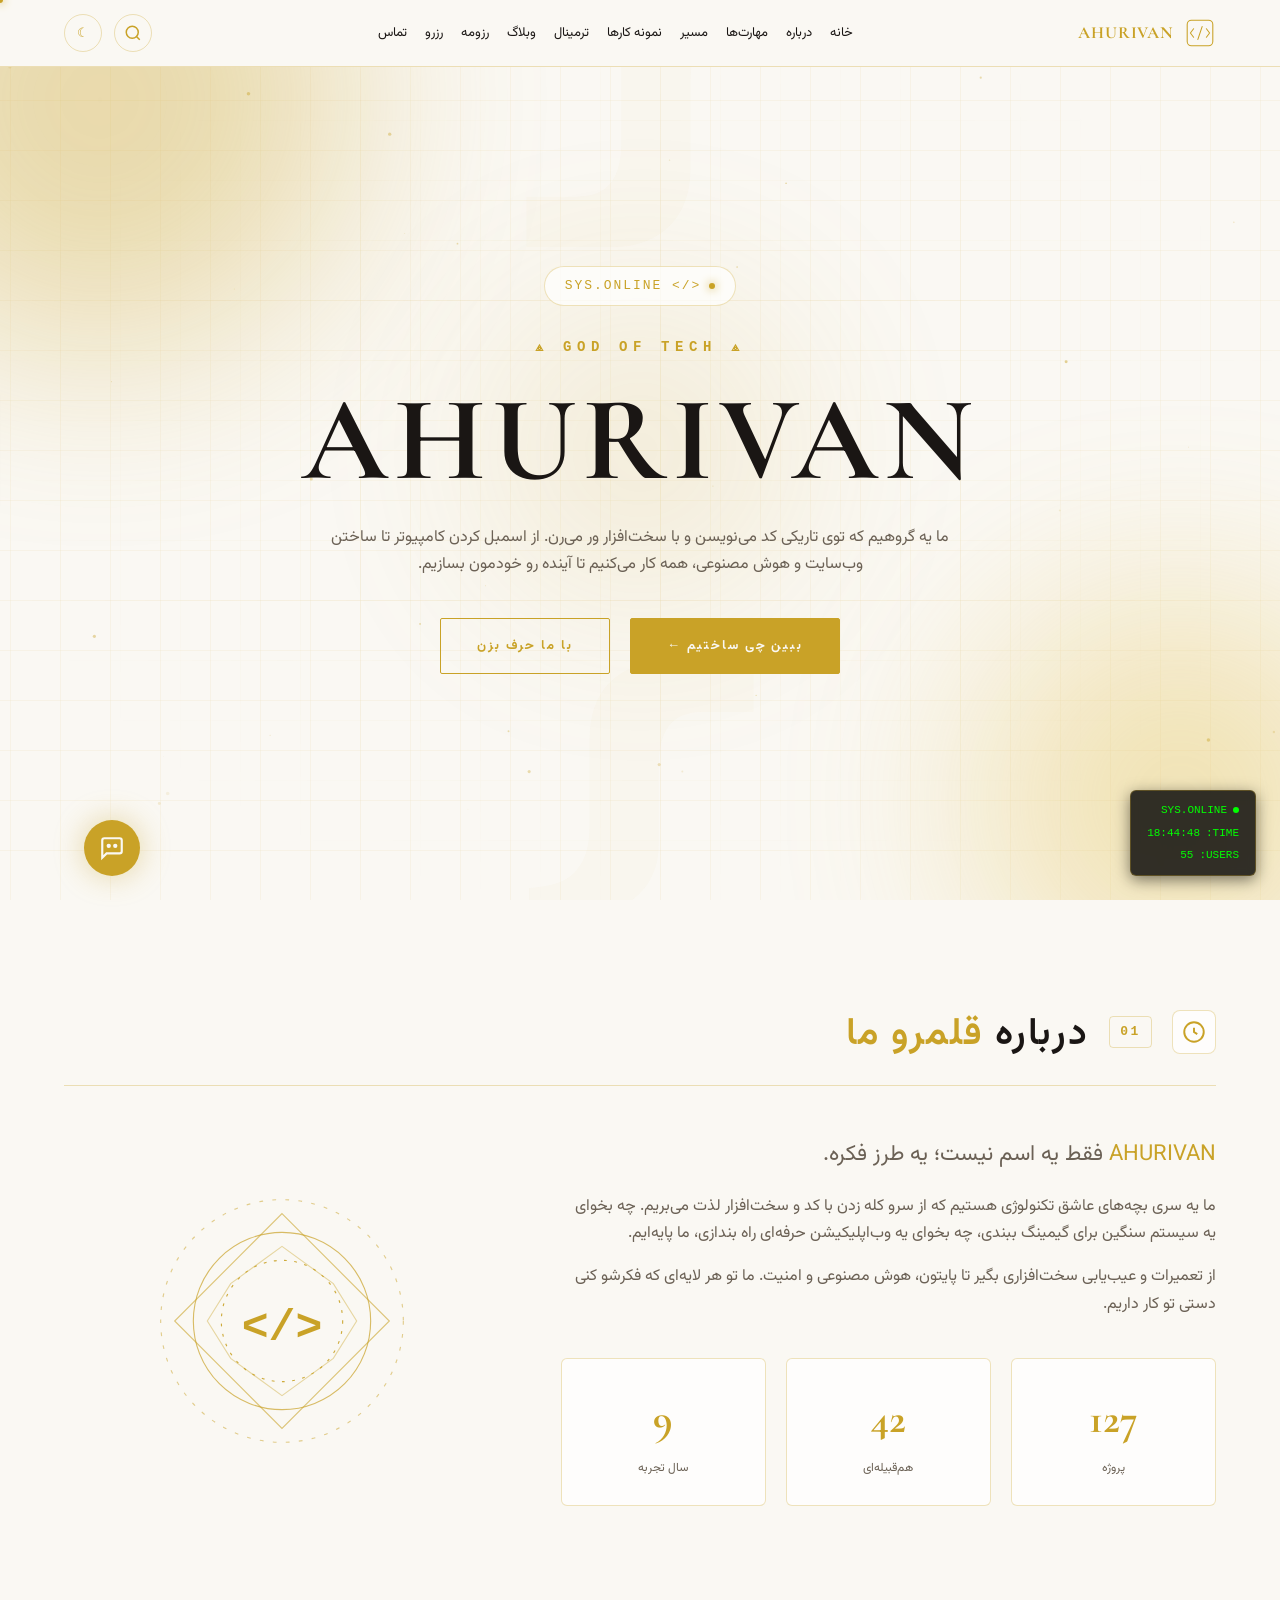
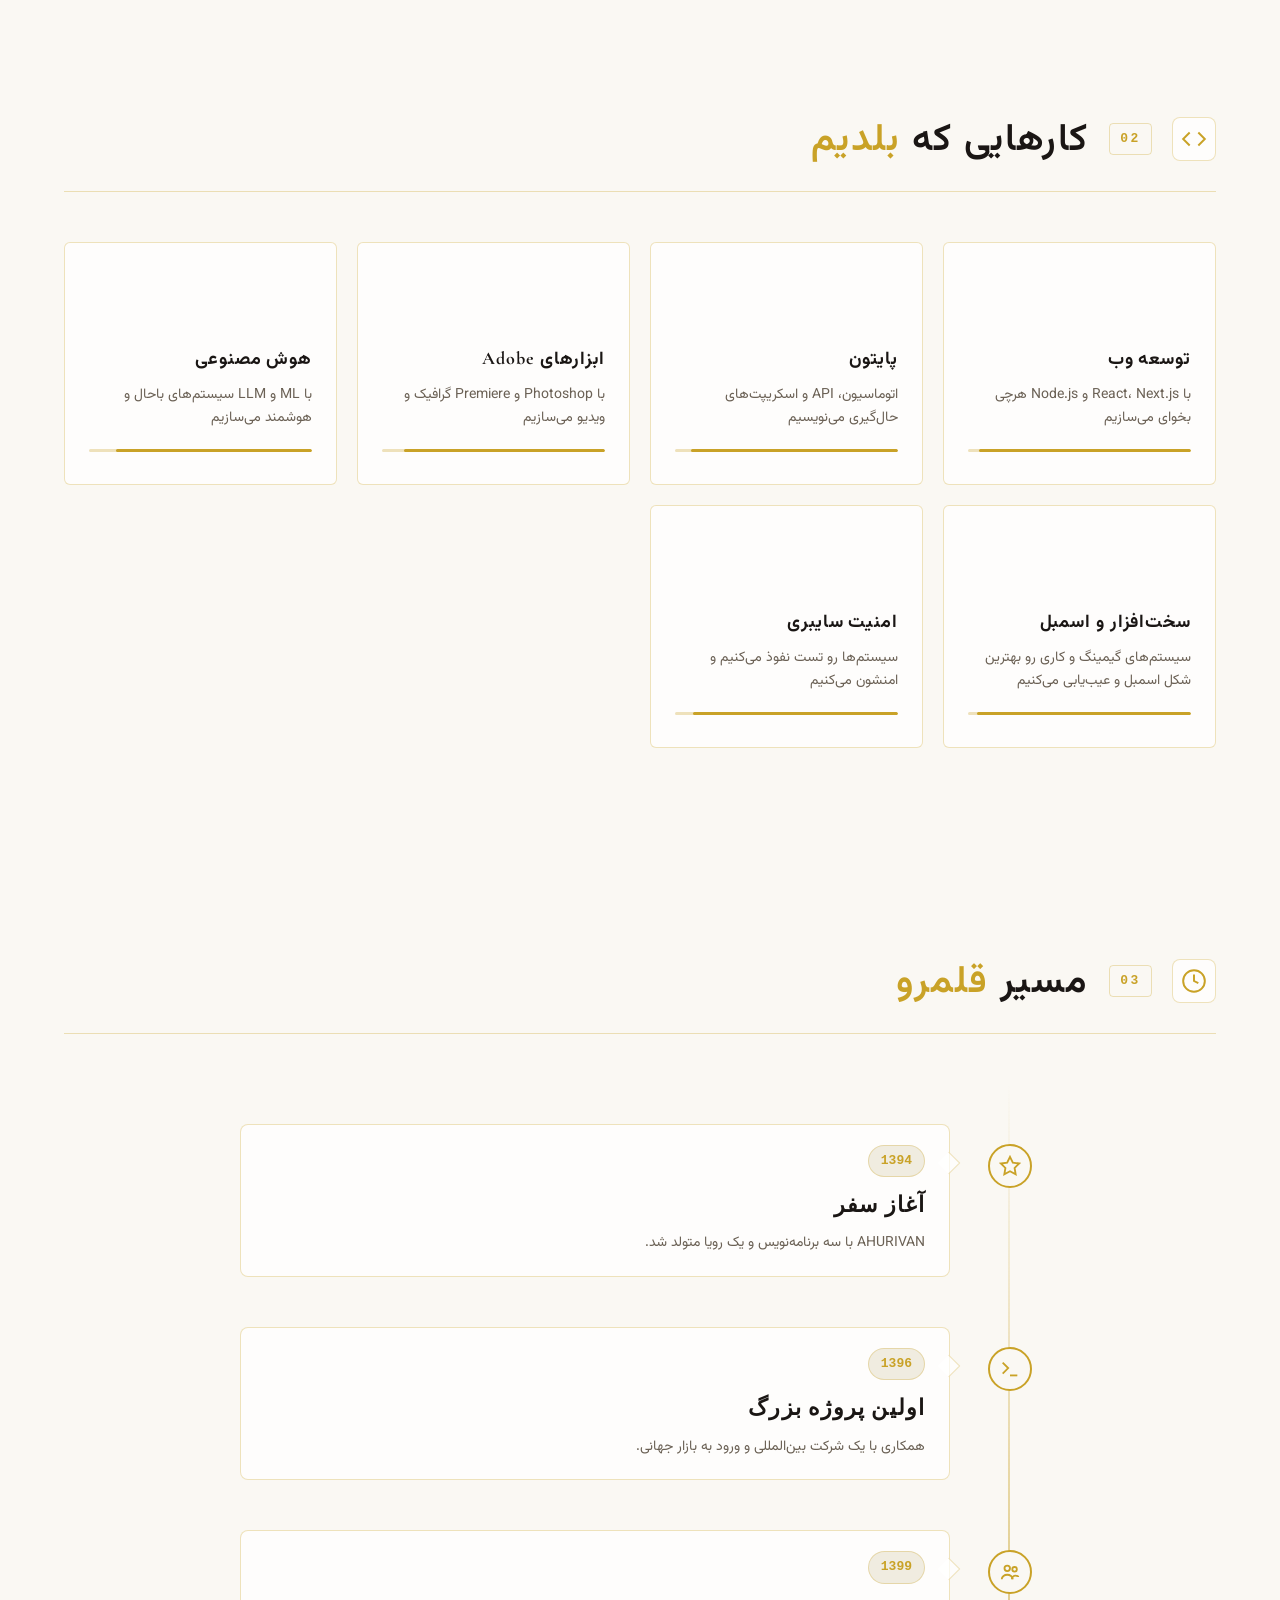
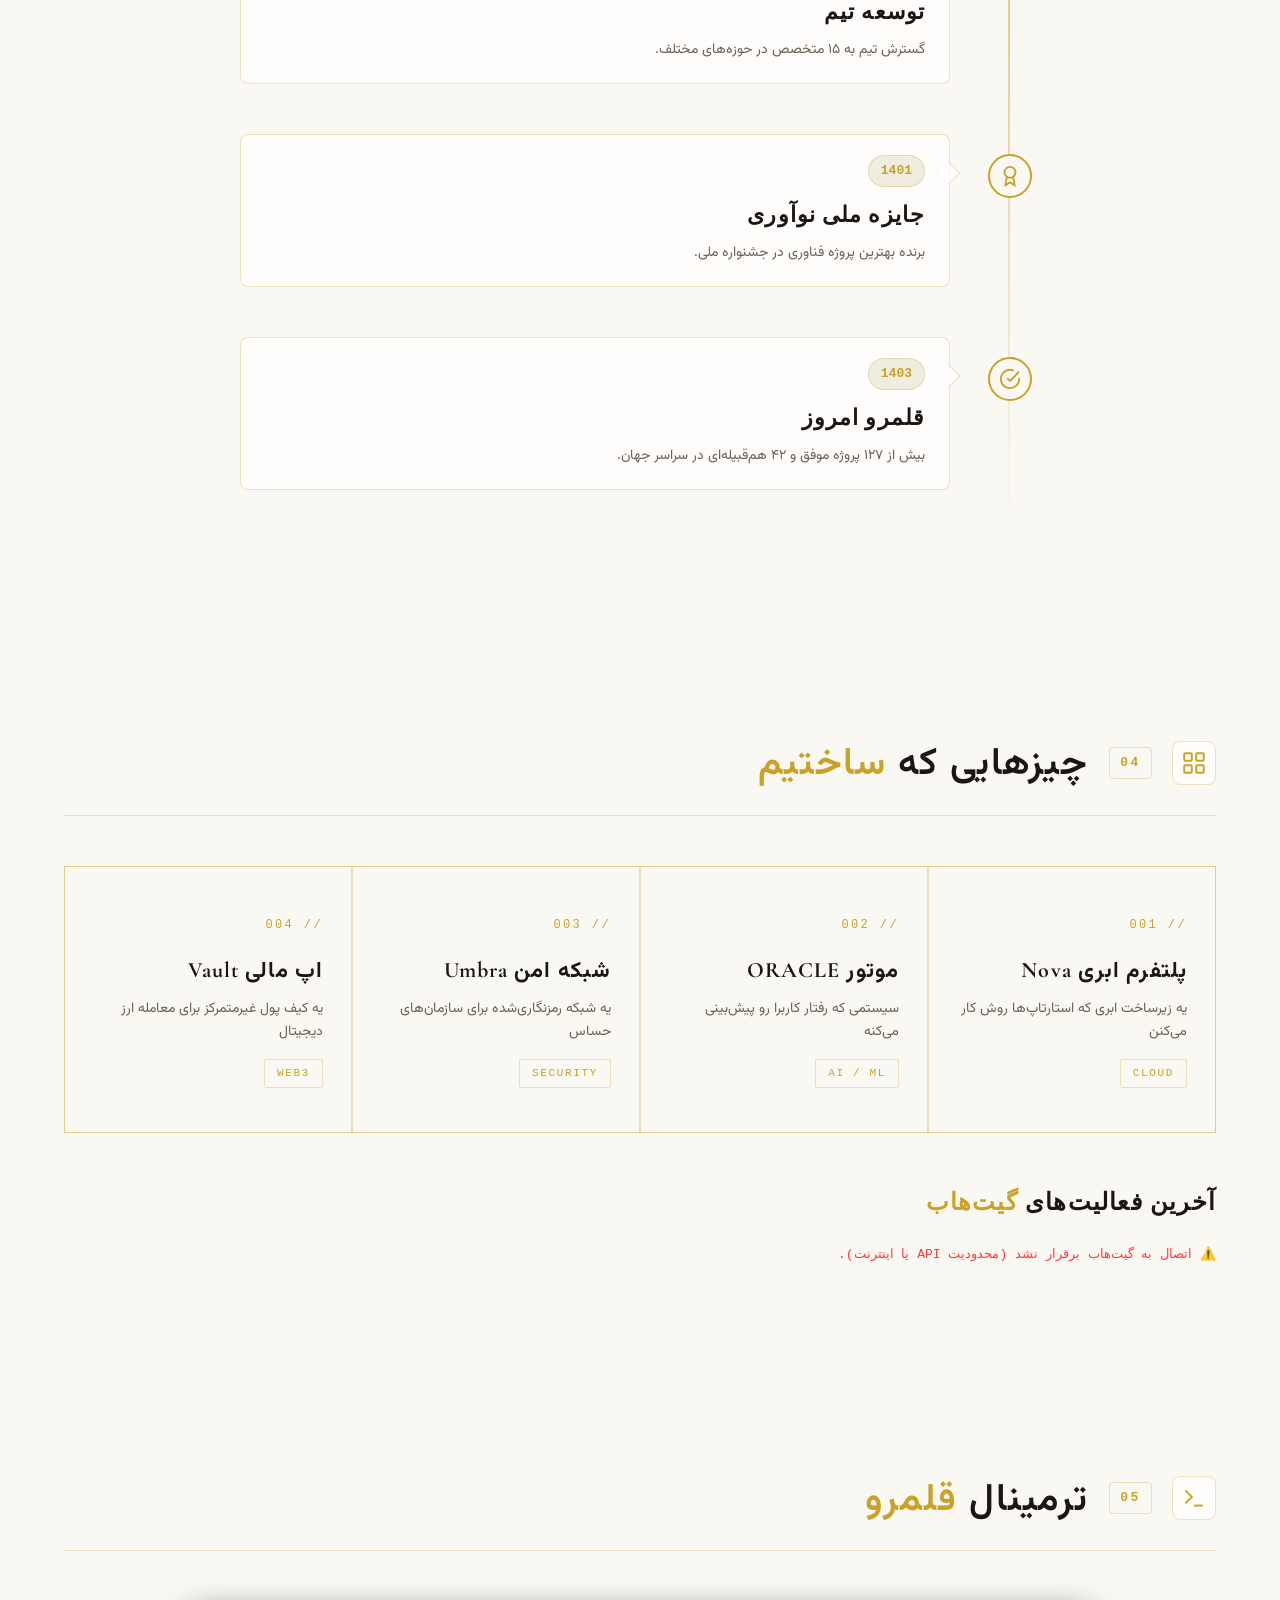
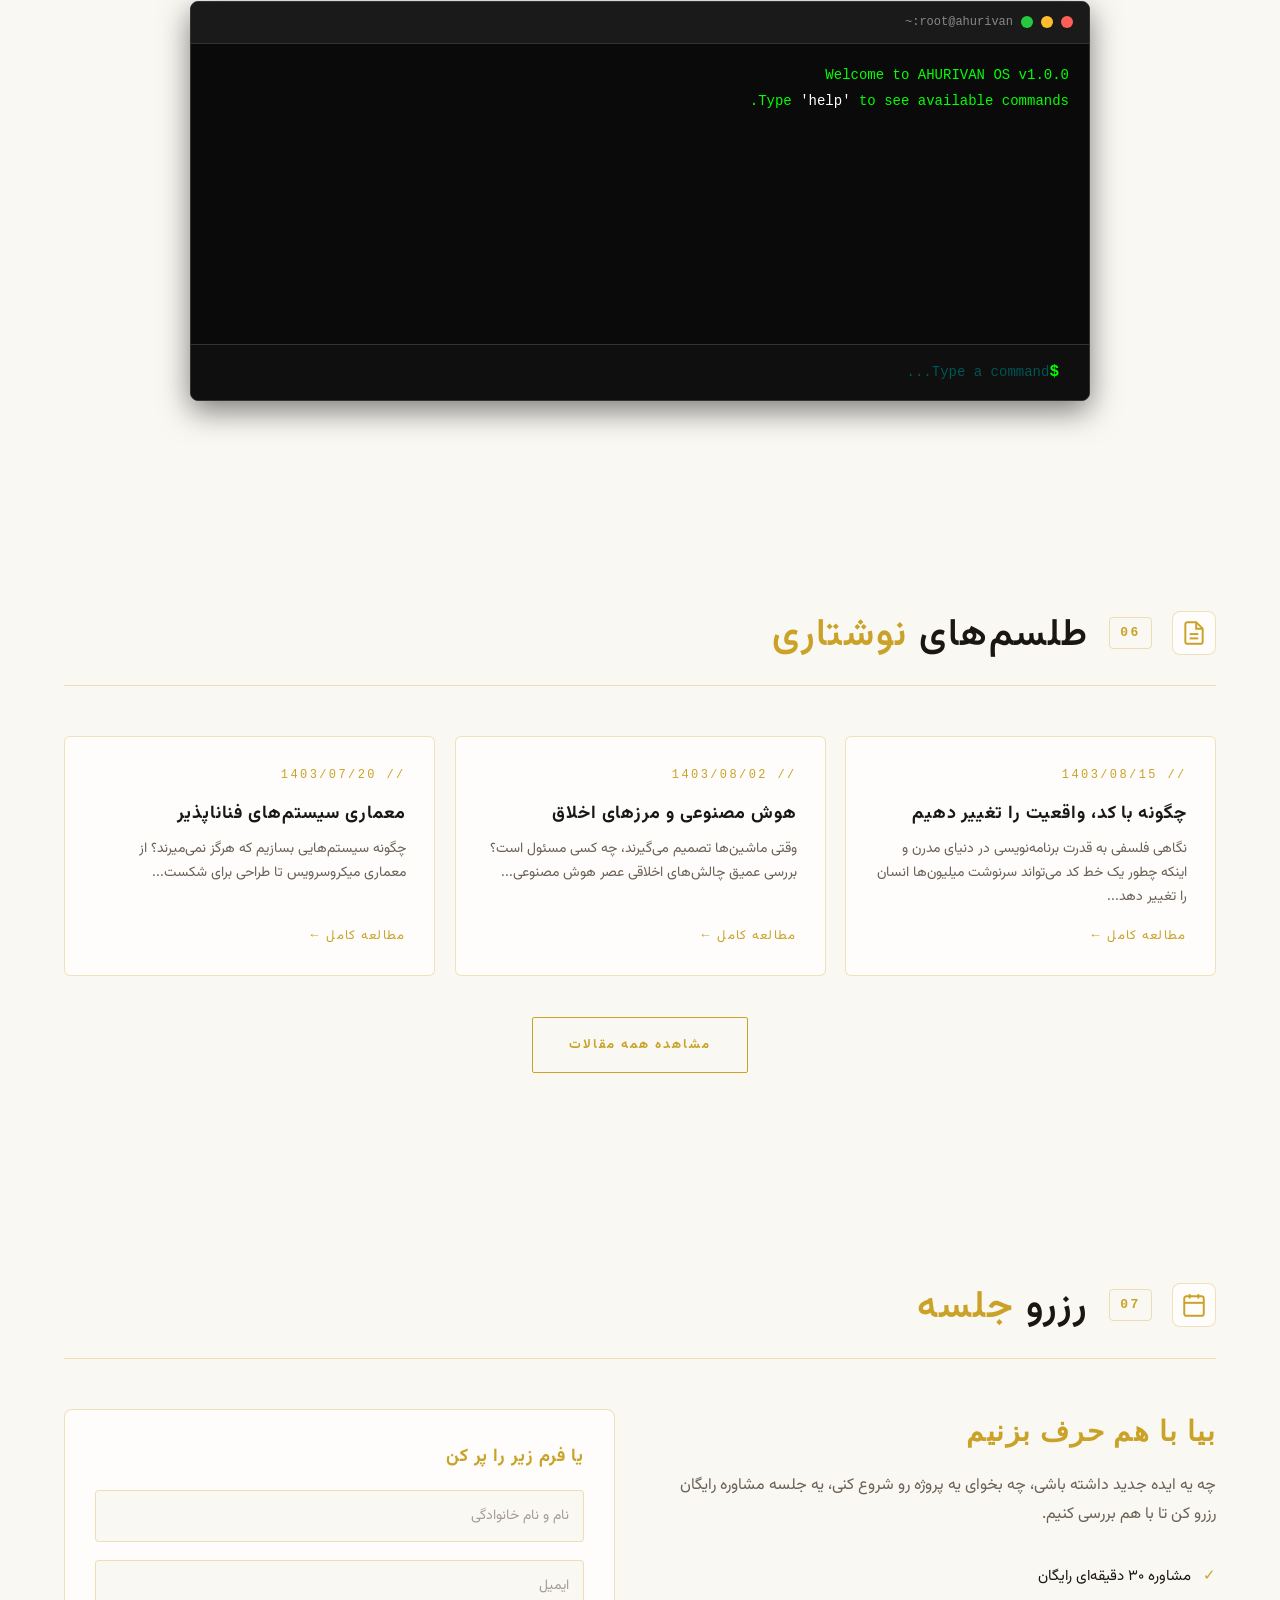
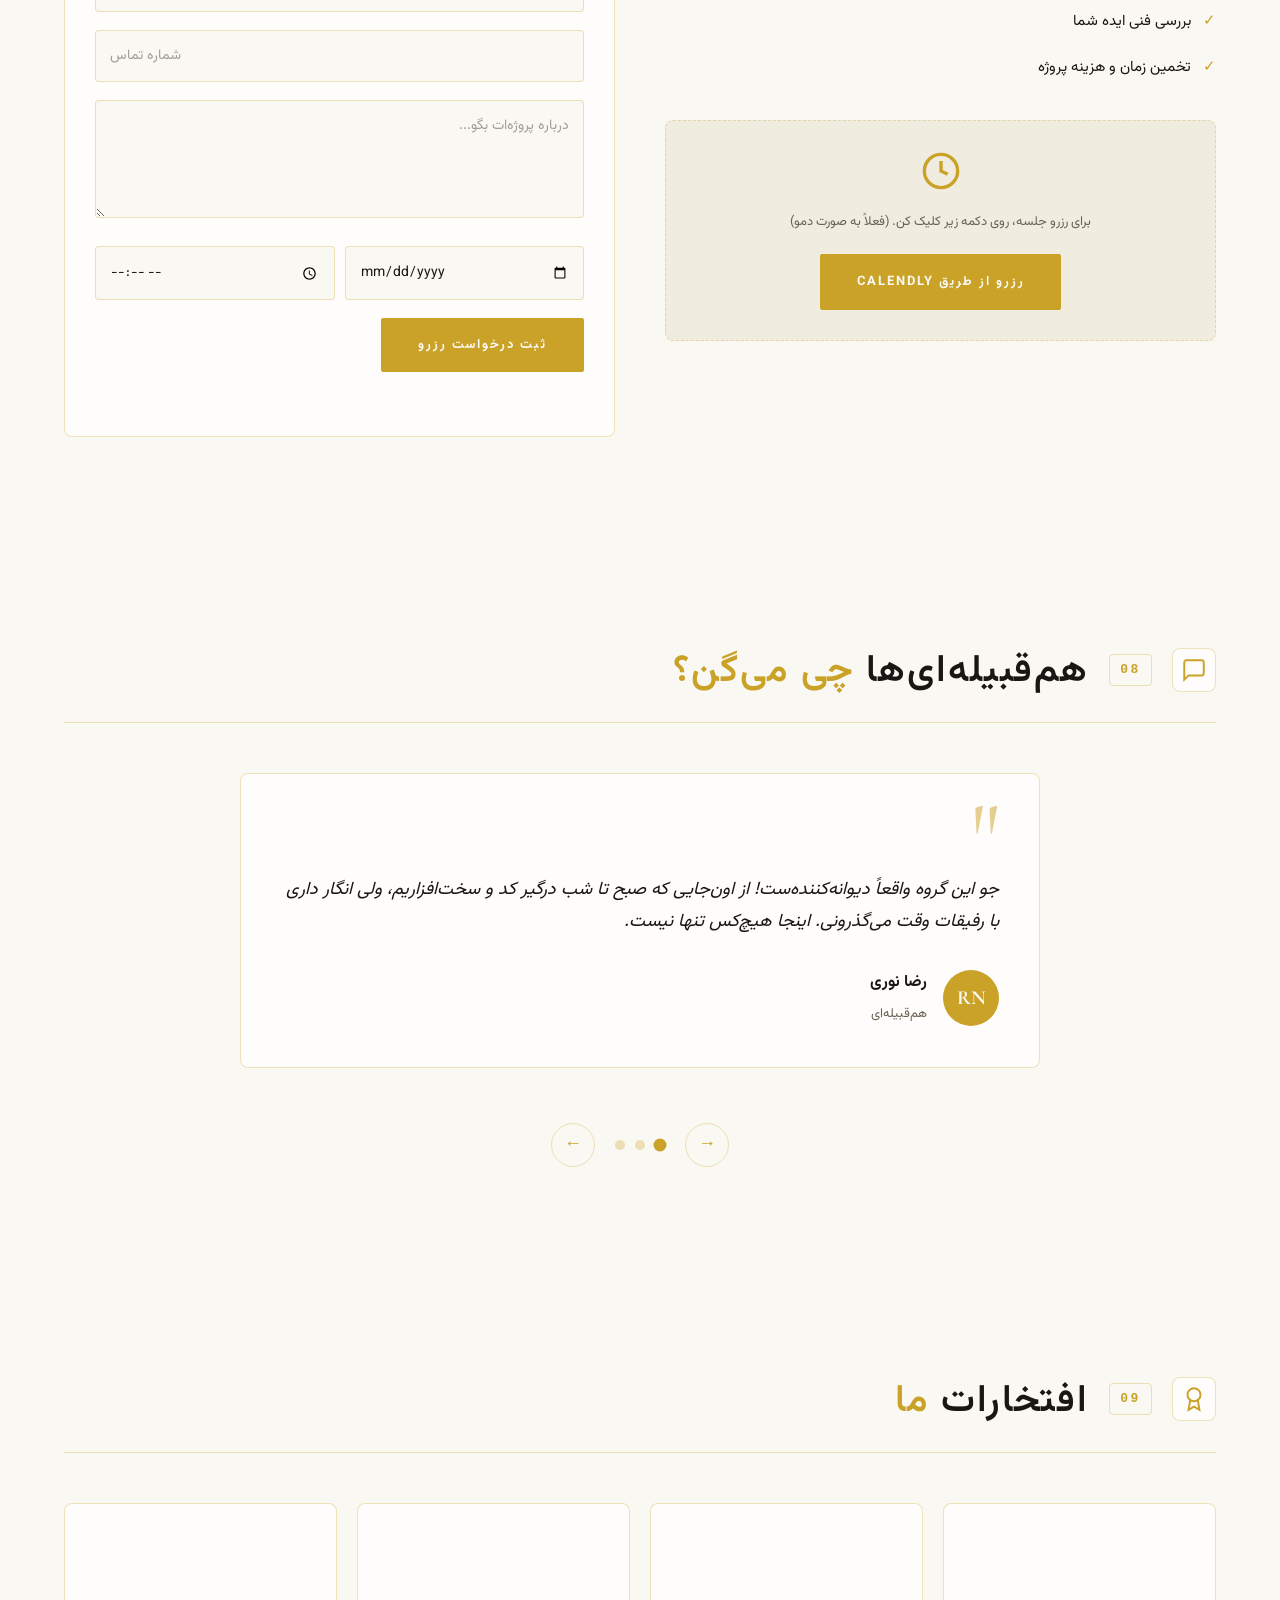
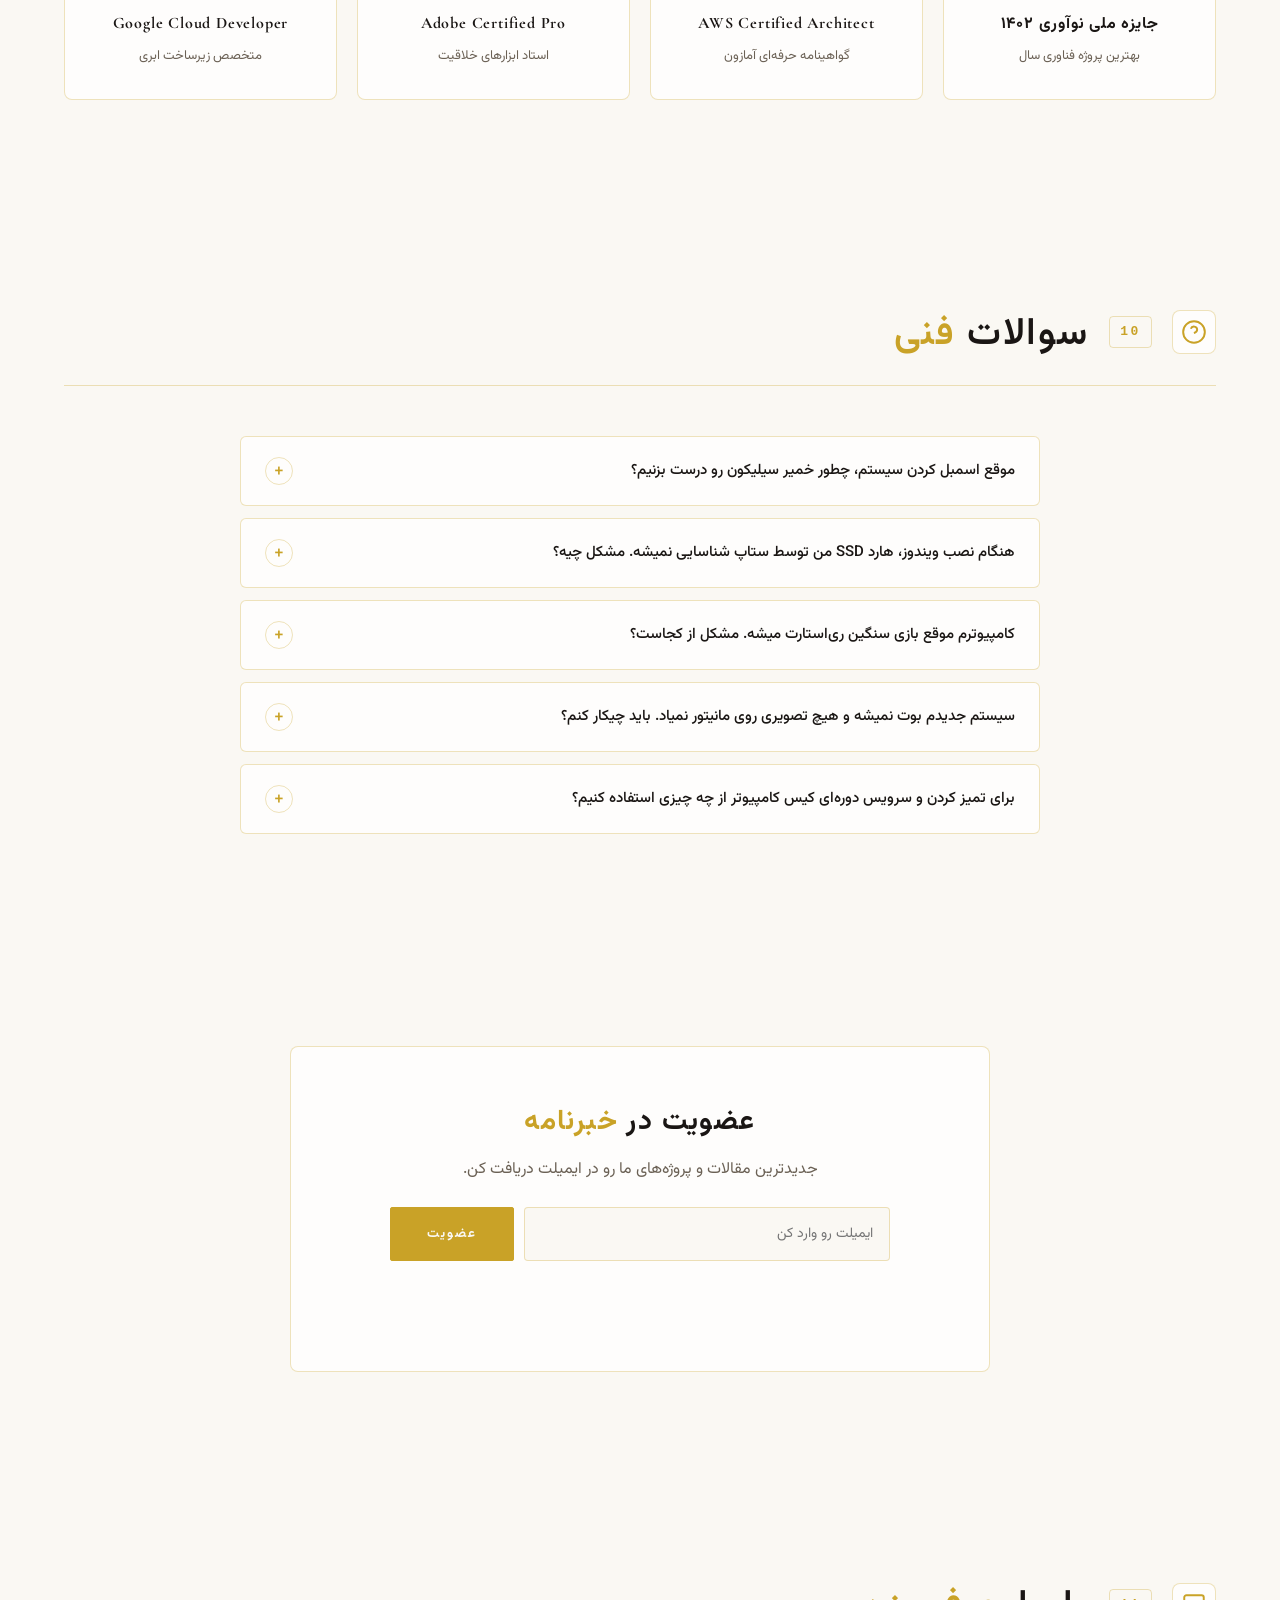
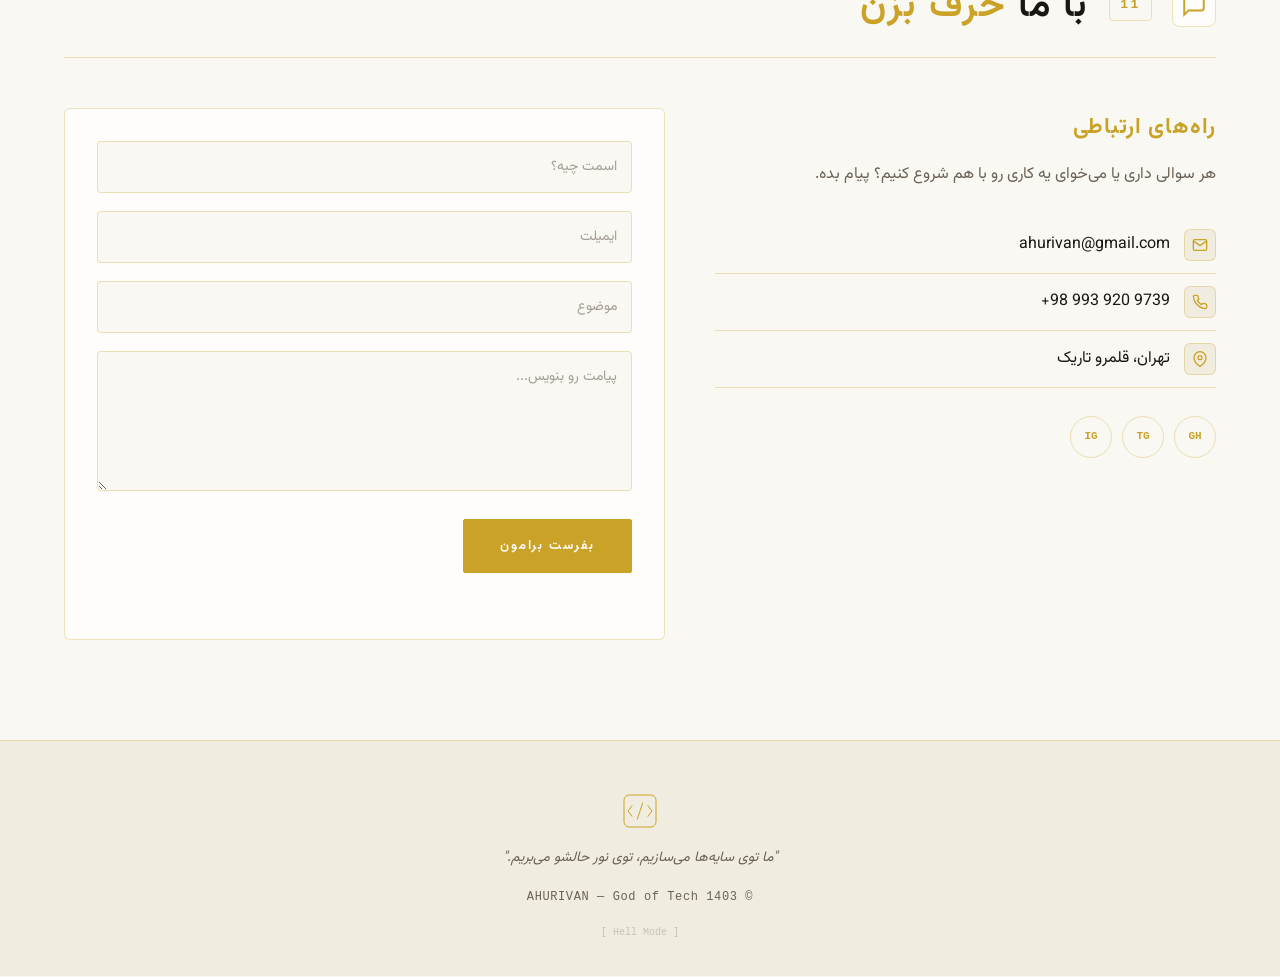
<file: index.html>
<!DOCTYPE html>
<html lang="fa" dir="rtl">
<head>
<meta charset="UTF-8">
<meta name="viewport" content="width=device-width, initial-scale=1.0">
<title>AHURIVAN | God of Tech</title>
<meta name="description" content="AHURIVAN - فرمانروایان دنیای تکنولوژی، برنامه‌نویسی و سخت‌افزار">
<meta name="keywords" content="AHURIVAN, برنامه نویسی, اسمبل کامپیوتر, طراحی سایت, هوش مصنوعی, امنیت سایبری">
<meta name="author" content="AHURIVAN">

<!-- Open Graph -->
<meta property="og:type" content="website">
<meta property="og:url" content="https://wallpapersmn.github.io/AHURIVAN/">
<meta property="og:title" content="AHURIVAN | God of Tech">
<meta property="og:description" content="ما یه گروهیم که توی تاریکی کد می‌نویسن و با سخت‌افزار ور می‌رن. از اسمبل تا وب‌سایت و هوش مصنوعی.">
<meta property="og:image" content="https://wallpapersmn.github.io/AHURIVAN/preview-image.jpg">

<!-- Twitter Card -->
<meta name="twitter:card" content="summary_large_image">
<meta name="twitter:title" content="AHURIVAN | God of Tech">
<meta name="twitter:description" content="فرمانروایان دنیای تکنولوژی و کد.">
<meta name="twitter:image" content="https://wallpapersmn.github.io/AHURIVAN/preview-image.jpg">

<!-- Schema Markup -->
<script type="application/ld+json">
{
  "@context": "https://schema.org",
  "@type": "Organization",
  "name": "AHURIVAN",
  "url": "https://wallpapersmn.github.io/AHURIVAN/",
  "logo": "https://wallpapersmn.github.io/AHURIVAN/logo.png",
  "description": "گروه تخصصی برنامه‌نویسی، سخت‌افزار و هوش مصنوعی.",
  "email": "ahurivan@gmail.com",
  "telephone": "+989939209739",
  "sameAs": [
    "https://github.com/ahurivan",
    "https://t.me/ahurivan",
    "https://instagram.com/ahurivan"
  ]
}
</script>

<link rel="icon" href="data:image/svg+xml,<svg xmlns='http://www.w3.org/2000/svg' viewBox='0 0 100 100'><text y='.9em' font-size='90'>𖤍</text></svg>">
<link rel="preconnect" href="https://fonts.googleapis.com">
<link rel="preconnect" href="https://fonts.gstatic.com" crossorigin>
<link href="https://fonts.googleapis.com/css2?family=Cormorant+Garamond:wght@500;700;900&family=Vazirmatn:wght@300;400;500;700&display=swap" rel="stylesheet">
<link rel="stylesheet" href="style.css">
<link href="https://assets.calendly.com/assets/external/widget.css" rel="stylesheet">
<script src="https://assets.calendly.com/assets/external/widget.js" type="text/javascript" async></script>
</head>
<body>

<!-- پس‌زمینه متحرک -->
<div class="animated-bg">
  <div class="bg-grid"></div>
  <div class="bg-glow glow-1"></div>
  <div class="bg-glow glow-2"></div>
  <div class="bg-glow glow-3"></div>
</div>

<div class="cursor-dot"></div>
<div class="cursor-outline"></div>

<canvas id="particles"></canvas>

<div class="live-status">
  <div class="status-item"><span class="blink"></span> SYS.ONLINE</div>
  <div class="status-item">TIME: <span id="sysTime">00:00:00</span></div>
  <div class="status-item">USERS: <span id="sysUsers">42</span></div>
</div>

<nav class="navbar">
  <a href="#home" class="logo">
    <svg class="logo-svg" viewBox="0 0 60 60" fill="none" stroke="currentColor" stroke-width="2">
      <rect x="6" y="6" width="48" height="48" rx="8"/>
      <path d="M18 22 L12 30 L18 38" stroke-linecap="round" stroke-linejoin="round"/>
      <path d="M42 22 L48 30 L42 38" stroke-linecap="round" stroke-linejoin="round"/>
      <path d="M34 18 L26 42" stroke-linecap="round"/>
    </svg>
    <span>AHURIVAN</span>
  </a>
  <ul class="nav-links">
    <li><a href="#home" data-nav>خانه</a></li>
    <li><a href="#about" data-nav>درباره</a></li>
    <li><a href="#skills" data-nav>مهارت‌ها</a></li>
    <li><a href="#timeline" data-nav>مسیر</a></li>
    <li><a href="#portfolio" data-nav>نمونه کارها</a></li>
    <li><a href="#terminal" data-nav>ترمینال</a></li>
    <li><a href="#blog" data-nav>وبلاگ</a></li>
    <li><a href="resume.html">رزومه</a></li>
    <li><a href="#booking" data-nav>رزرو</a></li>
    <li><a href="#contact" data-nav>تماس</a></li>
  </ul>
  <div class="nav-actions">
    <button id="search-btn" class="icon-btn" title="جستجو (Ctrl+K)">
      <svg viewBox="0 0 24 24" fill="none" stroke="currentColor" stroke-width="2"><circle cx="11" cy="11" r="8"/><line x1="21" y1="21" x2="16.65" y2="16.65"/></svg>
    </button>
    <button id="theme-toggle" class="theme-btn"><span class="theme-icon">☾</span></button>
    <button class="hamburger"><span></span><span></span><span></span></button>
  </div>
</nav>

<div id="search-modal" class="search-modal">
  <div class="search-box">
    <input type="text" id="search-input" placeholder="جستجو در مقالات..." autocomplete="off">
    <button id="search-close" class="search-close">✕</button>
    <div id="search-results" class="search-results"></div>
  </div>
</div>

<section id="home" class="hero">
  <div class="hero-grid-bg"></div>
  <div class="hero-bg-symbol">{ }</div>
  <div class="hero-content">
    <div class="hero-code-badge"><span class="dot"></span><span>&lt;/&gt; SYS.ONLINE</span></div>
    <p class="hero-tag">⟁ GOD OF TECH ⟁</p>
    <h1 class="hero-title">AHURIVAN</h1>
    <p class="hero-subtitle"فرمانروایی در دنیای کد</p>
    <p class="hero-desc">ما یه گروهیم که توی تاریکی کد می‌نویسن و با سخت‌افزار ور می‌رن. از اسمبل کردن کامپیوتر تا ساختن وب‌سایت و هوش مصنوعی، همه کار می‌کنیم تا آینده رو خودمون بسازیم.</p>
    <div class="hero-buttons">
      <a href="#portfolio" class="btn btn-primary">ببین چی ساختیم ←</a>
      <a href="#contact" class="btn btn-outline">با ما حرف بزن</a>
    </div>
  </div>
</section>

<section id="about" class="section about">
  <div class="section-header">
    <div class="section-icon"><svg viewBox="0 0 24 24" fill="none" stroke="currentColor" stroke-width="1.8"><circle cx="12" cy="12" r="9"/><path d="M12 8v4l3 2"/></svg></div>
    <span class="section-number">01</span>
    <h2>درباره <span class="accent">قلمرو ما</span></h2>
  </div>
  <div class="about-grid">
    <div class="about-text">
      <p class="lead"><span class="accent">AHURIVAN</span> فقط یه اسم نیست؛ یه طرز فکره.</p>
      <p>ما یه سری بچه‌های عاشق تکنولوژی هستیم که از سرو کله زدن با کد و سخت‌افزار لذت می‌بریم. چه بخوای یه سیستم سنگین برای گیمینگ ببندی، چه بخوای یه وب‌اپلیکیشن حرفه‌ای راه بندازی، ما پایه‌ایم.</p>
      <p>از تعمیرات و عیب‌یابی سخت‌افزاری بگیر تا پایتون، هوش مصنوعی و امنیت. ما تو هر لایه‌ای که فکرشو کنی دستی تو کار داریم.</p>
      <div class="about-stats">
        <div class="stat"><span class="stat-num" data-count="127">0</span><span class="stat-label">پروژه</span></div>
        <div class="stat"><span class="stat-num" data-count="42">0</span><span class="stat-label">هم‌قبیله‌ای</span></div>
        <div class="stat"><span class="stat-num" data-count="9">0</span><span class="stat-label">سال تجربه</span></div>
      </div>
    </div>
    <div class="about-visual">
      <svg class="sigil-svg" viewBox="0 0 300 300" fill="none" stroke="currentColor" stroke-width="1.2">
        <circle class="ring-1" cx="150" cy="150" r="130" stroke-dasharray="4 10" opacity="0.5"/>
        <circle class="ring-2" cx="150" cy="150" r="95" opacity="0.7"/>
        <circle cx="150" cy="150" r="65" stroke-dasharray="3 8" opacity="0.9"/>
        <polygon points="150,35 195,80 265,150 195,220 150,265 105,220 35,150 105,80" opacity="0.6"/>
        <polygon points="150,70 205,110 230,150 205,190 150,230 95,190 70,150 95,110" opacity="0.4"/>
        <text x="150" y="170" text-anchor="middle" font-size="48" fill="currentColor" stroke="none" font-family="Courier New,monospace" font-weight="900">&lt;/&gt;</text>
      </svg>
    </div>
  </div>
</section>

<section id="skills" class="section skills">
  <div class="section-header">
    <div class="section-icon"><svg viewBox="0 0 24 24" fill="none" stroke="currentColor" stroke-width="1.8"><polyline points="16 18 22 12 16 6"/><polyline points="8 6 2 12 8 18"/></svg></div>
    <span class="section-number">02</span>
    <h2>کارهایی که <span class="accent">بلدیم</span></h2>
  </div>
  <div class="skills-grid">
    <div class="skill-card">
      <div class="skill-icon-svg"><svg viewBox="0 0 24 24" fill="none" stroke="currentColor" stroke-width="1.8"><circle cx="12" cy="12" r="10"/><path d="M2 12h20M12 2a15.3 15.3 0 0 1 4 10 15.3 15.3 0 0 1-4 10 15.3 15.3 0 0 1-4-10 15.3 15.3 0 0 1 4-10z"/></svg></div>
      <h3>توسعه وب</h3><p>با React، Next.js و Node.js هرچی بخوای می‌سازیم</p>
      <div class="skill-bar"><div class="skill-progress" data-progress="95"></div></div>
    </div>
    <div class="skill-card">
      <div class="skill-icon-svg"><svg viewBox="0 0 24 24" fill="none" stroke="currentColor" stroke-width="1.8"><path d="M12 2C8 2 8 4 8 6v3h8V6c0-2 0-4-4-4z"/><path d="M16 22c4 0 4-2 4-4v-3H12v3c0 2 0 4 4 4z"/></svg></div>
      <h3>پایتون</h3><p>اتوماسیون، API و اسکریپت‌های حال‌گیری می‌نویسیم</p>
      <div class="skill-bar"><div class="skill-progress" data-progress="93"></div></div>
    </div>
    <div class="skill-card">
      <div class="skill-icon-svg"><svg viewBox="0 0 24 24" fill="none" stroke="currentColor" stroke-width="1.8"><path d="M12 19l7-7 3 3-7 7-3-3z"/><path d="M18 13l-1.5-7.5L2 2l3.5 14.5L13 18l5-5z"/><circle cx="11" cy="11" r="2"/></svg></div>
      <h3>ابزارهای Adobe</h3><p>با Photoshop و Premiere گرافیک و ویدیو می‌سازیم</p>
      <div class="skill-bar"><div class="skill-progress" data-progress="90"></div></div>
    </div>
    <div class="skill-card">
      <div class="skill-icon-svg"><svg viewBox="0 0 24 24" fill="none" stroke="currentColor" stroke-width="1.8"><rect x="4" y="4" width="16" height="16" rx="2"/><rect x="9" y="9" width="6" height="6"/><path d="M9 1v3M15 1v3M9 20v3M15 20v3M20 9h3M20 14h3M1 9h3M1 14h3"/></svg></div>
      <h3>هوش مصنوعی</h3><p>با ML و LLM سیستم‌های باحال و هوشمند می‌سازیم</p>
      <div class="skill-bar"><div class="skill-progress" data-progress="88"></div></div>
    </div>
    <div class="skill-card">
      <div class="skill-icon-svg"><svg viewBox="0 0 24 24" fill="none" stroke="currentColor" stroke-width="1.8"><rect x="2" y="3" width="20" height="14" rx="2"/><path d="M8 21h8M12 17v4"/></svg></div>
      <h3>سخت‌افزار و اسمبل</h3><p>سیستم‌های گیمینگ و کاری رو بهترین شکل اسمبل و عیب‌یابی می‌کنیم</p>
      <div class="skill-bar"><div class="skill-progress" data-progress="96"></div></div>
    </div>
    <div class="skill-card">
      <div class="skill-icon-svg"><svg viewBox="0 0 24 24" fill="none" stroke="currentColor" stroke-width="1.8"><path d="M12 22s8-4 8-10V5l-8-3-8 3v7c0 6 8 10 8 10z"/></svg></div>
      <h3>امنیت سایبری</h3><p>سیستم‌ها رو تست نفوذ می‌کنیم و امنشون می‌کنیم</p>
      <div class="skill-bar"><div class="skill-progress" data-progress="92"></div></div>
    </div>
  </div>
</section>

<!-- ═══ Timeline با آیکون‌های SVG ═══ -->
<section id="timeline" class="section timeline">
  <div class="section-header">
    <div class="section-icon"><svg viewBox="0 0 24 24" fill="none" stroke="currentColor" stroke-width="1.8"><circle cx="12" cy="12" r="10"/><polyline points="12 6 12 12 16 14"/></svg></div>
    <span class="section-number">03</span>
    <h2>مسیر <span class="accent">قلمرو</span></h2>
  </div>
  
  <div class="modern-timeline">
    <div class="timeline-line"></div>
    
    <div class="timeline-node">
      <div class="node-marker">
        <div class="marker-inner">
          <svg viewBox="0 0 24 24" fill="none" stroke="currentColor" stroke-width="2"><path d="M12 2l3.09 6.26L22 9.27l-5 4.87 1.18 6.88L12 17.77l-6.18 3.25L7 14.14 2 9.27l6.91-1.01L12 2z"/></svg>
        </div>
      </div>
      <div class="node-content">
        <div class="node-year">1394</div>
        <h3>آغاز سفر</h3>
        <p>AHURIVAN با سه برنامه‌نویس و یک رویا متولد شد.</p>
      </div>
    </div>

    <div class="timeline-node">
      <div class="node-marker">
        <div class="marker-inner">
          <svg viewBox="0 0 24 24" fill="none" stroke="currentColor" stroke-width="2"><polyline points="4 17 10 11 4 5"/><line x1="12" y1="19" x2="20" y2="19"/></svg>
        </div>
      </div>
      <div class="node-content">
        <div class="node-year">1396</div>
        <h3>اولین پروژه بزرگ</h3>
        <p>همکاری با یک شرکت بین‌المللی و ورود به بازار جهانی.</p>
      </div>
    </div>

    <div class="timeline-node">
      <div class="node-marker">
        <div class="marker-inner">
          <svg viewBox="0 0 24 24" fill="none" stroke="currentColor" stroke-width="2"><circle cx="9" cy="8" r="3"/><circle cx="17" cy="9" r="2.5"/><path d="M3 20c0-3 3-5 6-5s6 2 6 5"/><path d="M14 20c0-2.5 2-4 4-4 1.5 0 3 .5 3 1.5"/></svg>
        </div>
      </div>
      <div class="node-content">
        <div class="node-year">1399</div>
        <h3>توسعه تیم</h3>
        <p>گسترش تیم به ۱۵ متخصص در حوزه‌های مختلف.</p>
      </div>
    </div>

    <div class="timeline-node">
      <div class="node-marker">
        <div class="marker-inner">
          <svg viewBox="0 0 24 24" fill="none" stroke="currentColor" stroke-width="2"><circle cx="12" cy="8" r="6"/><path d="M15.477 12.89 17 22l-5-3-5 3 1.523-9.11"/></svg>
        </div>
      </div>
      <div class="node-content">
        <div class="node-year">1401</div>
        <h3>جایزه ملی نوآوری</h3>
        <p>برنده بهترین پروژه فناوری در جشنواره ملی.</p>
      </div>
    </div>

    <div class="timeline-node">
      <div class="node-marker">
        <div class="marker-inner">
          <svg viewBox="0 0 24 24" fill="none" stroke="currentColor" stroke-width="2"><path d="M22 11.08V12a10 10 0 1 1-5.93-9.14"/><polyline points="22 4 12 14.01 9 11.01"/></svg>
        </div>
      </div>
      <div class="node-content">
        <div class="node-year">1403</div>
        <h3>قلمرو امروز</h3>
        <p>بیش از ۱۲۷ پروژه موفق و ۴۲ هم‌قبیله‌ای در سراسر جهان.</p>
      </div>
    </div>
  </div>
</section>

<section id="portfolio" class="section portfolio">
  <div class="section-header">
    <div class="section-icon"><svg viewBox="0 0 24 24" fill="none" stroke="currentColor" stroke-width="1.8"><rect x="3" y="3" width="7" height="7" rx="1"/><rect x="14" y="3" width="7" height="7" rx="1"/><rect x="14" y="14" width="7" height="7" rx="1"/><rect x="3" y="14" width="7" height="7" rx="1"/></svg></div>
    <span class="section-number">04</span>
    <h2>چیزهایی که <span class="accent">ساختیم</span></h2>
  </div>
  <div class="portfolio-grid">
    <div class="portfolio-item" onclick="openProjectModal('nova')">
      <span class="portfolio-num">// 001</span><h3>پلتفرم ابری Nova</h3><p>یه زیرساخت ابری که استارتاپ‌ها روش کار می‌کنن</p><span class="portfolio-tag">CLOUD</span>
    </div>
    <div class="portfolio-item" onclick="openProjectModal('oracle')">
      <span class="portfolio-num">// 002</span><h3>موتور ORACLE</h3><p>سیستمی که رفتار کاربرا رو پیش‌بینی می‌کنه</p><span class="portfolio-tag">AI / ML</span>
    </div>
    <div class="portfolio-item" onclick="openProjectModal('umbra')">
      <span class="portfolio-num">// 003</span><h3>شبکه امن Umbra</h3><p>یه شبکه رمزنگاری‌شده برای سازمان‌های حساس</p><span class="portfolio-tag">SECURITY</span>
    </div>
    <div class="portfolio-item" onclick="openProjectModal('vault')">
      <span class="portfolio-num">// 004</span><h3>اپ مالی Vault</h3><p>یه کیف پول غیرمتمرکز برای معامله ارز دیجیتال</p><span class="portfolio-tag">WEB3</span>
    </div>
  </div>
  <div class="github-section" style="margin-top: 50px;">
    <h3 style="font-family: 'Cormorant Garamond', serif; font-size: 24px; margin-bottom: 20px;">آخرین فعالیت‌های <span class="accent">گیت‌هاب</span></h3>
    <div id="github-repos" class="github-repos"><p style="color: var(--text-muted); font-family: monospace;">Loading repos...</p></div>
  </div>
</section>

<section id="terminal" class="section">
  <div class="section-header">
    <div class="section-icon"><svg viewBox="0 0 24 24" fill="none" stroke="currentColor" stroke-width="1.8"><polyline points="4 17 10 11 4 5"/><line x1="12" y1="19" x2="20" y2="19"/></svg></div>
    <span class="section-number">05</span>
    <h2>ترمینال <span class="accent">قلمرو</span></h2>
  </div>
  <div class="terminal-wrapper">
    <div class="terminal-box">
      <div class="terminal-header"><span class="dot red"></span><span class="dot yellow"></span><span class="dot green"></span><span class="title">root@ahurivan:~</span></div>
      <div class="terminal-body" id="terminalBody">
        <p>Welcome to AHURIVAN OS v1.0.0</p><p>Type <span style="color: #fff;">'help'</span> to see available commands.</p><br>
      </div>
      <div class="terminal-input-line"><span class="prompt">$</span><input type="text" id="terminalInput" autocomplete="off" placeholder="Type a command..."></div>
    </div>
  </div>
</section>

<section id="blog" class="section blog">
  <div class="section-header">
    <div class="section-icon"><svg viewBox="0 0 24 24" fill="none" stroke="currentColor" stroke-width="1.8"><path d="M14 2H6a2 2 0 0 0-2 2v16a2 2 0 0 0 2 2h12a2 2 0 0 0 2-2V8z"/><polyline points="14 2 14 8 20 8"/><line x1="16" y1="13" x2="8" y2="13"/><line x1="16" y1="17" x2="8" y2="17"/></svg></div>
    <span class="section-number">06</span>
    <h2>طلسم‌های <span class="accent">نوشتاری</span></h2>
  </div>
  <div class="blog-grid" id="blogGrid">
    <article class="blog-card">
      <span class="blog-date">// 1403/08/15</span><h3>چگونه با کد، واقعیت را تغییر دهیم</h3>
      <p>نگاهی فلسفی به قدرت برنامه‌نویسی در دنیای مدرن و اینکه چطور یک خط کد می‌تواند سرنوشت میلیون‌ها انسان را تغییر دهد...</p>
      <a href="article-1.html" class="read-more">مطالعه کامل ←</a>
    </article>
    <article class="blog-card">
      <span class="blog-date">// 1403/08/02</span><h3>هوش مصنوعی و مرزهای اخلاق</h3>
      <p>وقتی ماشین‌ها تصمیم می‌گیرند، چه کسی مسئول است؟ بررسی عمیق چالش‌های اخلاقی عصر هوش مصنوعی...</p>
      <a href="article-2.html" class="read-more">مطالعه کامل ←</a>
    </article>
    <article class="blog-card">
      <span class="blog-date">// 1403/07/20</span><h3>معماری سیستم‌های فناناپذیر</h3>
      <p>چگونه سیستم‌هایی بسازیم که هرگز نمی‌میرند؟ از معماری میکروسرویس تا طراحی برای شکست...</p>
      <a href="article-3.html" class="read-more">مطالعه کامل ←</a>
    </article>
  </div>
  <div class="blog-all" style="text-align: center; margin-top: 40px;"><a href="blog.html" class="btn btn-outline">مشاهده همه مقالات</a></div>
</section>

<section id="booking" class="section booking">
  <div class="section-header">
    <div class="section-icon"><svg viewBox="0 0 24 24" fill="none" stroke="currentColor" stroke-width="1.8"><rect x="3" y="4" width="18" height="18" rx="2" ry="2"/><line x1="16" y1="2" x2="16" y2="6"/><line x1="8" y1="2" x2="8" y2="6"/><line x1="3" y1="10" x2="21" y2="10"/></svg></div>
    <span class="section-number">07</span>
    <h2>رزرو <span class="accent">جلسه</span></h2>
  </div>
  <div class="booking-grid">
    <div class="booking-info">
      <h3>بیا با هم حرف بزنیم</h3>
      <p>چه یه ایده جدید داشته باشی، چه بخوای یه پروژه رو شروع کنی، یه جلسه مشاوره رایگان رزرو کن تا با هم بررسی کنیم.</p>
      <ul class="booking-features">
        <li><span class="accent">✓</span> مشاوره ۳۰ دقیقه‌ای رایگان</li>
        <li><span class="accent">✓</span> بررسی فنی ایده شما</li>
        <li><span class="accent">✓</span> تخمین زمان و هزینه پروژه</li>
      </ul>
      <div class="calendly-placeholder">
        <svg viewBox="0 0 24 24" fill="none" stroke="currentColor" stroke-width="2" style="width:40px;height:40px;color:var(--accent);margin-bottom:10px;"><circle cx="12" cy="12" r="10"/><polyline points="12 6 12 12 16 14"/></svg>
        <p>برای رزرو جلسه، روی دکمه زیر کلیک کن. (فعلاً به صورت دمو)</p>
<a href="#" class="btn btn-primary" onclick="Calendly.initPopupWidget({url: 'https://calendly.com/overc3am/30min'});return false;">رزرو از طریق Calendly</a>      </div>
    </div>
    <div class="booking-form-wrapper">
      <h3>یا فرم زیر را پر کن</h3>
      <form id="bookingForm" class="booking-form">
        <div class="form-group"><input type="text" placeholder="نام و نام خانوادگی" required></div>
        <div class="form-group"><input type="email" placeholder="ایمیل" required></div>
        <div class="form-group"><input type="tel" placeholder="شماره تماس" required></div>
        <div class="form-group"><textarea rows="4" placeholder="درباره پروژه‌ات بگو..." required></textarea></div>
        <div class="form-group date-time-row">
          <input type="date" required>
          <input type="time" required>
        </div>
        <div style="display:none;">
          <input type="text" name="website" tabindex="-1" autocomplete="off">
        </div>
        <button type="submit" class="btn btn-primary btn-full">ثبت درخواست رزرو</button>
        <p class="form-status" id="bookingStatus"></p>
      </form>
    </div>
  </div>
</section>

<section id="testimonials" class="section testimonials">
  <div class="section-header">
    <div class="section-icon"><svg viewBox="0 0 24 24" fill="none" stroke="currentColor" stroke-width="1.8"><path d="M21 15a2 2 0 0 1-2 2H7l-4 4V5a2 2 0 0 1 2-2h14a2 2 0 0 1 2 2z"/></svg></div>
    <span class="section-number">08</span>
    <h2>هم‌قبیله‌ای‌ها <span class="accent">چی می‌گن؟</span></h2>
  </div>
  <div class="testimonials-slider">
    <div class="testimonial-track" id="testimonialTrack">
      <div class="testimonial-card active">
        <div class="testimonial-quote">"</div>
        <p class="testimonial-text">جو این گروه واقعاً دیوانه‌کننده‌ست! از اون‌جایی که صبح تا شب درگیر کد و سخت‌افزاریم، ولی انگار داری با رفیقات وقت می‌گذرونی. اینجا هیچ‌کس تنها نیست.</p>
        <div class="testimonial-author"><div class="testimonial-avatar">RN</div><div><h4>رضا نوری</h4><span>هم‌قبیله‌ای</span></div></div>
      </div>
      <div class="testimonial-card">
        <div class="testimonial-quote">"</div>
        <p class="testimonial-text">من همیشه دنبال یه جایی بودم که بتونم چیزهای عجیب و غریب رو تست کنم. AHURIVAN دقیقاً همون جاست. آزادی داری تا هر ایده‌ای رو پیاده کنی، حتی اگه دیوانه‌به‌نظر برسه.</p>
        <div class="testimonial-author"><div class="testimonial-avatar">SM</div><div><h4>سارا محمدی</h4><span>هم‌قبیله‌ای</span></div></div>
      </div>
      <div class="testimonial-card">
        <div class="testimonial-quote">"</div>
        <p class="testimonial-text">اینجا یاد گرفتم که کد فقط تایپ کردن نیست، یه جور زندگیه. ما با هم می‌سازیم، با هم می‌شکنیم و با هم دوباره از اول شروع می‌کنیم. این حس رفاقت رو جای دیگه پیدا نمی‌کنی.</p>
        <div class="testimonial-author"><div class="testimonial-avatar">AK</div><div><h4>علی کریمی</h4><span>هم‌قبیله‌ای</span></div></div>
      </div>
    </div>
    <div class="slider-controls">
      <button class="slider-btn" id="prevTestimonial">→</button>
      <div class="slider-dots" id="sliderDots"></div>
      <button class="slider-btn" id="nextTestimonial">←</button>
    </div>
  </div>
</section>

<section id="achievements" class="section achievements">
  <div class="section-header">
    <div class="section-icon"><svg viewBox="0 0 24 24" fill="none" stroke="currentColor" stroke-width="1.8"><circle cx="12" cy="8" r="6"/><path d="M15.477 12.89 17 22l-5-3-5 3 1.523-9.11"/></svg></div>
    <span class="section-number">09</span>
    <h2>افتخارات <span class="accent">ما</span></h2>
  </div>
  <div class="achievements-grid" style="display: grid; grid-template-columns: repeat(auto-fit, minmax(220px, 1fr)); gap: 20px;">
    <div class="achievement-card" style="padding: 32px 24px; border: 1px solid var(--border); border-radius: 8px; background: var(--card-bg); text-align: center;">
      <svg viewBox="0 0 24 24" fill="none" stroke="currentColor" stroke-width="1.5" style="width:48px; height:48px; color: var(--accent); margin: 0 auto 16px;"><circle cx="12" cy="8" r="6"/><path d="M15.477 12.89 17 22l-5-3-5 3 1.523-9.11"/></svg>
      <h3 style="font-size: 16px; margin-bottom: 8px;">جایزه ملی نوآوری ۱۴۰۲</h3><p style="font-size: 13px; color: var(--text-muted);">بهترین پروژه فناوری سال</p>
    </div>
    <div class="achievement-card" style="padding: 32px 24px; border: 1px solid var(--border); border-radius: 8px; background: var(--card-bg); text-align: center;">
      <svg viewBox="0 0 24 24" fill="none" stroke="currentColor" stroke-width="1.5" style="width:48px; height:48px; color: var(--accent); margin: 0 auto 16px;"><path d="M12 2l3.09 6.26L22 9.27l-5 4.87 1.18 6.88L12 17.77l-6.18 3.25L7 14.14 2 9.27l6.91-1.01L12 2z"/></svg>
      <h3 style="font-size: 16px; margin-bottom: 8px;">AWS Certified Architect</h3><p style="font-size: 13px; color: var(--text-muted);">گواهینامه حرفه‌ای آمازون</p>
    </div>
    <div class="achievement-card" style="padding: 32px 24px; border: 1px solid var(--border); border-radius: 8px; background: var(--card-bg); text-align: center;">
      <svg viewBox="0 0 24 24" fill="none" stroke="currentColor" stroke-width="1.5" style="width:48px; height:48px; color: var(--accent); margin: 0 auto 16px;"><path d="M22 11.08V12a10 10 0 1 1-5.93-9.14"/><polyline points="22 4 12 14.01 9 11.01"/></svg>
      <h3 style="font-size: 16px; margin-bottom: 8px;">Adobe Certified Pro</h3><p style="font-size: 13px; color: var(--text-muted);">استاد ابزارهای خلاقیت</p>
    </div>
    <div class="achievement-card" style="padding: 32px 24px; border: 1px solid var(--border); border-radius: 8px; background: var(--card-bg); text-align: center;">
      <svg viewBox="0 0 24 24" fill="none" stroke="currentColor" stroke-width="1.5" style="width:48px; height:48px; color: var(--accent); margin: 0 auto 16px;"><path d="M4 15s1-1 4-1 5 2 8 2 4-1 4-1V3s-1 1-4 1-5-2-8-2-4 1-4 1z"/><line x1="4" y1="22" x2="4" y2="15"/></svg>
      <h3 style="font-size: 16px; margin-bottom: 8px;">Google Cloud Developer</h3><p style="font-size: 13px; color: var(--text-muted);">متخصص زیرساخت ابری</p>
    </div>
  </div>
</section>

<section id="faq" class="section faq">
  <div class="section-header">
    <div class="section-icon"><svg viewBox="0 0 24 24" fill="none" stroke="currentColor" stroke-width="1.8"><circle cx="12" cy="12" r="10"/><path d="M9.09 9a3 3 0 0 1 5.83 1c0 2-3 3-3 3"/><line x1="12" y1="17" x2="12.01" y2="17"/></svg></div>
    <span class="section-number">10</span>
    <h2>سوالات <span class="accent">فنی</span></h2>
  </div>
  <div class="faq-list">
    <div class="faq-item">
      <button class="faq-question"><span>موقع اسمبل کردن سیستم، چطور خمیر سیلیکون رو درست بزنیم؟</span><span class="faq-icon">+</span></button>
      <div class="faq-answer"><p>بهترین روش، زدن یه مقدار به اندازه یه دونه نخود (یا عدس) در وسط CPU هست. نیازی به پخش کردنش با دست نیست؛ فشار خنک‌کننده خودش پخشش می‌کنه. فقط حواست باشه زیاد نزنی که overflow نکنه و به سوکت نرسه.</p></div>
    </div>
    <div class="faq-item">
      <button class="faq-question"><span>هنگام نصب ویندوز، هارد SSD من توسط ستاپ شناسایی نمیشه. مشکل چیه؟</span><span class="faq-icon">+</span></button>
      <div class="faq-answer"><p>معمولاً به خاطر تنظیمات BIOS و حالت درایو (SATA Mode) هست. اگه از هاردهای NVMe نسل جدید استفاده می‌کنی، گاهی باید توی BIOS حالت Intel RST یا RAID رو به AHCI تغییر بدی. همچنین درایورهای VMD اینتل رو قبل از نصب توی فلش مموری بریز.</p></div>
    </div>
    <div class="faq-item">
      <button class="faq-question"><span>کامپیوترم موقع بازی سنگین ری‌استارت میشه. مشکل از کجاست؟</span><span class="faq-icon">+</span></button>
      <div class="faq-answer"><p>خیلی از مواقع مشکل از پاور (PSU) هست که توان کافی برای کارت گرافیک رو نداره یا خراب شده. گاهی هم به خاطر داغ شدن بیش از حد CPU یا گرافیکه. بهتره دما رو با نرم‌افزاری مثل HWMonitor چک کنی و کابل‌های برق 8-pin گرافیک رو محکم جا بزنی.</p></div>
    </div>
    <div class="faq-item">
      <button class="faq-question"><span>سیستم جدیدم بوت نمیشه و هیچ تصویری روی مانیتور نمیاد. باید چیکار کنم؟</span><span class="faq-icon">+</span></button>
      <div class="faq-answer"><p>اولین قدم اینه که مطمئن بشی RAM ها درست توی اسلات (معمولاً اسلات 2 و 4) جا افتادن. چراغ‌های مادربرد (LED های Debug) رو چک کن؛ اگه چراغ VGA یا DRAM روشن مونده، مشکل از همون قطعه‌ست. کابل برق CPU (بالای سوکت) رو هم فراموش نکن.</p></div>
    </div>
    <div class="faq-item">
      <button class="faq-question"><span>برای تمیز کردن و سرویس دوره‌ای کیس کامپیوتر از چه چیزی استفاده کنیم؟</span><span class="faq-icon">+</span></button>
      <div class="faq-answer"><p>اصلاً از سشوار یا جاروبرقی معمولی استفاده نکن (باعث تولید الکتریسیته ساکن میشن). بهترین راه استفاده از اسپری هوای فشرده (Air Duster) برای فن‌ها و هیت‌سینک، و یک براش نرم و الکل ایزوپروپیل برای چیپ‌ها و خمیر سیلیکون قدیمی هست.</p></div>
    </div>
  </div>
</section>

<section class="section newsletter">
  <div class="newsletter-box">
    <h2>عضویت در <span class="accent">خبرنامه</span></h2>
    <p>جدیدترین مقالات و پروژه‌های ما رو در ایمیلت دریافت کن.</p>
    <form id="newsletterForm" class="newsletter-form">
      <input type="email" id="newsletterEmail" placeholder="ایمیلت رو وارد کن" required>
      <button type="submit" class="btn btn-primary">عضویت</button>
    </form>
    <p class="newsletter-status" id="newsletterStatus"></p>
  </div>
</section>

<section id="contact" class="section contact">
  <div class="section-header">
    <div class="section-icon"><svg viewBox="0 0 24 24" fill="none" stroke="currentColor" stroke-width="1.8"><path d="M21 15a2 2 0 0 1-2 2H7l-4 4V5a2 2 0 0 1 2-2h14a2 2 0 0 1 2 2z"/></svg></div>
    <span class="section-number">11</span>
    <h2>با ما <span class="accent">حرف بزن</span></h2>
  </div>
  <div class="contact-grid">
    <div class="contact-info">
      <h3>راه‌های ارتباطی</h3><p>هر سوالی داری یا می‌خوای یه کاری رو با هم شروع کنیم؟ پیام بده.</p>
      <ul class="contact-list">
        <li><span class="contact-icon"><svg viewBox="0 0 24 24" fill="none" stroke="currentColor" stroke-width="2"><path d="M4 4h16c1.1 0 2 .9 2 2v12c0 1.1-.9 2-2 2H4c-1.1 0-2-.9-2-2V6c0-1.1.9-2 2-2z"/><polyline points="22,6 12,13 2,6"/></svg></span><a href="mailto:ahurivan@gmail.com">ahurivan@gmail.com</a></li>
        <li><span class="contact-icon"><svg viewBox="0 0 24 24" fill="none" stroke="currentColor" stroke-width="2"><path d="M22 16.92v3a2 2 0 0 1-2.18 2 19.79 19.79 0 0 1-8.63-3.07 19.5 19.5 0 0 1-6-6 19.79 19.79 0 0 1-3.07-8.67A2 2 0 0 1 4.11 2h3a2 2 0 0 1 2 1.72 12.84 12.84 0 0 0 .7 2.81 2 2 0 0 1-.45 2.11L8.09 9.91a16 16 0 0 0 6 6l1.27-1.27a2 2 0 0 1 2.11-.45 12.84 12.84 0 0 0 2.81.7A2 2 0 0 1 22 16.92z"/></svg></span><a href="tel:+989939209739" dir="ltr">+98 993 920 9739</a></li>
        <li><span class="contact-icon"><svg viewBox="0 0 24 24" fill="none" stroke="currentColor" stroke-width="2"><path d="M21 10c0 7-9 13-9 13s-9-6-9-13a9 9 0 0 1 18 0z"/><circle cx="12" cy="10" r="3"/></svg></span><span>تهران، قلمرو تاریک</span></li>
      </ul>
      <div class="socials">
        <a href="https://github.com/ahurivan" target="_blank" class="social" title="GitHub">GH</a>
        <a href="https://t.me/ahurivan" target="_blank" class="social" title="Telegram">TG</a>
        <a href="https://instagram.com/ahurivan" target="_blank" class="social" title="Instagram">IG</a>
      </div>
    </div>
    <form class="contact-form" id="contactForm" action="https://formspree.io/f/mqpeoqzl" method="POST">
      <div class="form-group"><input type="text" name="name" placeholder="اسمت چیه؟" required></div>
      <div class="form-group"><input type="email" name="email" placeholder="ایمیلت" required></div>
      <div class="form-group"><input type="text" name="subject" placeholder="موضوع"></div>
      <div class="form-group"><textarea name="message" rows="5" placeholder="پیامت رو بنویس..." required></textarea></div>
      <div style="display:none;">
        <input type="text" name="website" tabindex="-1" autocomplete="off">
      </div>
      <button type="submit" class="btn btn-primary btn-full">بفرست برامون</button>
      <p class="form-status"></p>
    </form>
  </div>
</section>

<footer class="footer">
  <svg class="footer-svg" viewBox="0 0 60 60" fill="none" stroke="currentColor" stroke-width="1.5"><rect x="6" y="6" width="48" height="48" rx="8"/><path d="M18 22 L12 30 L18 38" stroke-linecap="round" stroke-linejoin="round"/><path d="M42 22 L48 30 L42 38" stroke-linecap="round" stroke-linejoin="round"/><path d="M34 18 L26 42" stroke-linecap="round"/></svg>
  <p class="footer-quote">"ما توی سایه‌ها می‌سازیم، توی نور حالشو می‌بریم."</p>
  <p class="footer-copy">© 1403 AHURIVAN — God of Tech</p>
  <button id="hell-mode-btn" style="margin-top: 20px; font-family: monospace; font-size: 10px; color: var(--text-muted); opacity: 0.3; transition: opacity 0.3s;">[ Hell Mode ]</button>
</footer>

<button class="back-to-top">↑</button>

<div id="projectModal" class="modal">
  <div class="modal-content">
    <button class="modal-close" onclick="closeProjectModal()">✕</button>
    <div id="modalBody"></div>
  </div>
</div>

<div class="chatbot-container">
  <button id="chatbotToggle" class="chatbot-toggle"><svg viewBox="0 0 24 24" fill="none" stroke="currentColor" stroke-width="2"><path d="M21 15a2 2 0 0 1-2 2H7l-4 4V5a2 2 0 0 1 2-2h14a2 2 0 0 1 2 2z"/><circle cx="9" cy="10" r="1" fill="currentColor"/><circle cx="15" cy="10" r="1" fill="currentColor"/></svg></button>
  <div id="chatbotWindow" class="chatbot-window">
    <div class="chatbot-header"><div><h4>𖤍 AHURIVAN Bot</h4><span>دستیار قلمرو</span></div><button id="chatbotClose" class="chatbot-close">✕</button></div>
    <div id="chatbotMessages" class="chatbot-messages"><div class="chat-msg bot">سلام! من دستیار AHURIVAN هستم. چطور می‌تونم کمکت کنم؟ 🖤</div></div>
    <div id="chatbotQuickReplies" class="chatbot-quick-replies"><button data-msg="خدمات">خدمات</button><button data-msg="قیمت">قیمت</button><button data-msg="تیم">تیم</button><button data-msg="تماس">تماس</button></div>
    <form id="chatbotForm" class="chatbot-input-wrap"><input type="text" id="chatbotInput" placeholder="پیامت..." autocomplete="off"><button type="submit">➤</button></form>
  </div>
</div>

<div id="toast" class="toast"></div>

<div id="easterEgg" class="easter-egg">
  <div class="easter-egg-content">
    <h2>𖤍 به قلمرو خوش آمدی 𖤍</h2><p>تو یکی از ما هستی. این طلسم رو دریافت کن:</p>
    <div class="easter-egg-code">AHURIVAN-GOD-OF-TECH-2024</div><p class="easter-egg-small">این کد رو توی تماس بفرست تا ۱۰٪ تخفیف بگیری.</p>
    <button id="easterEggClose" class="btn btn-primary">بستن</button>
  </div>
</div>

<script src="script.js"></script>
</body>
</html>
</file>
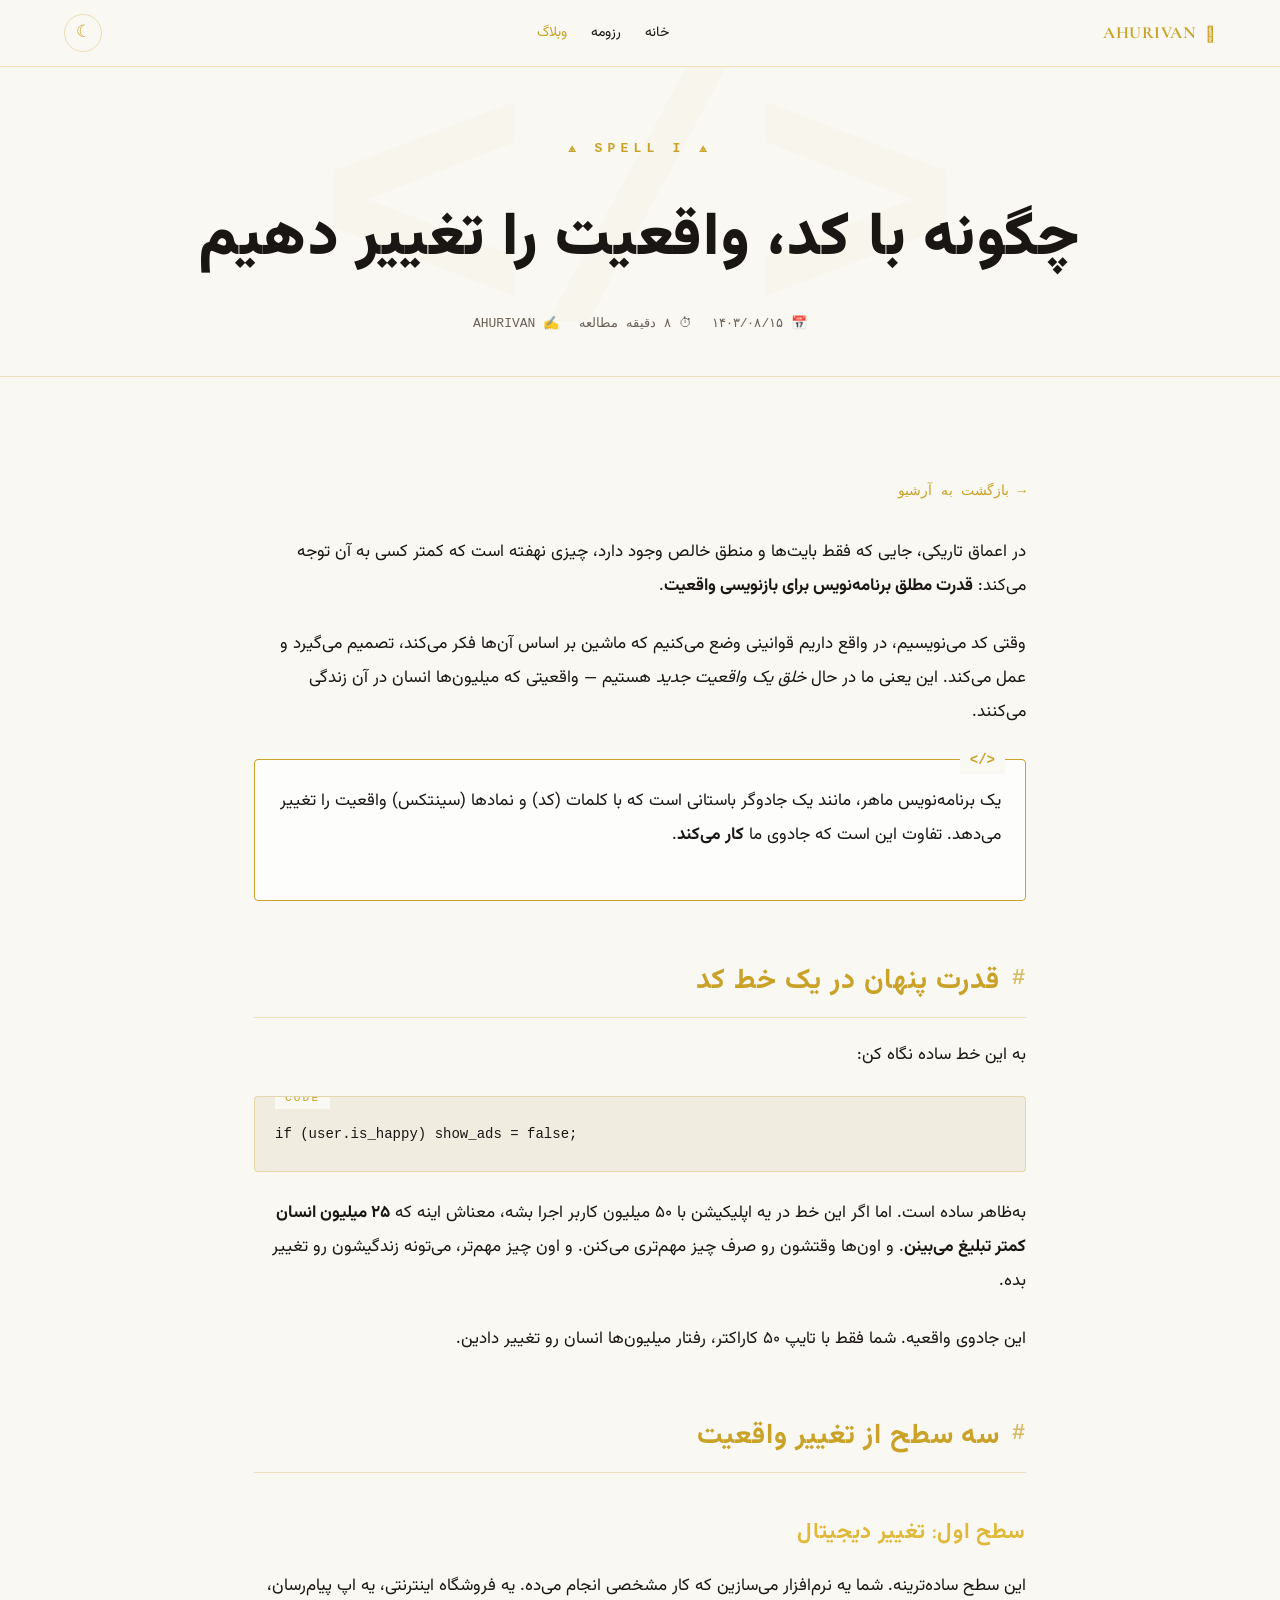
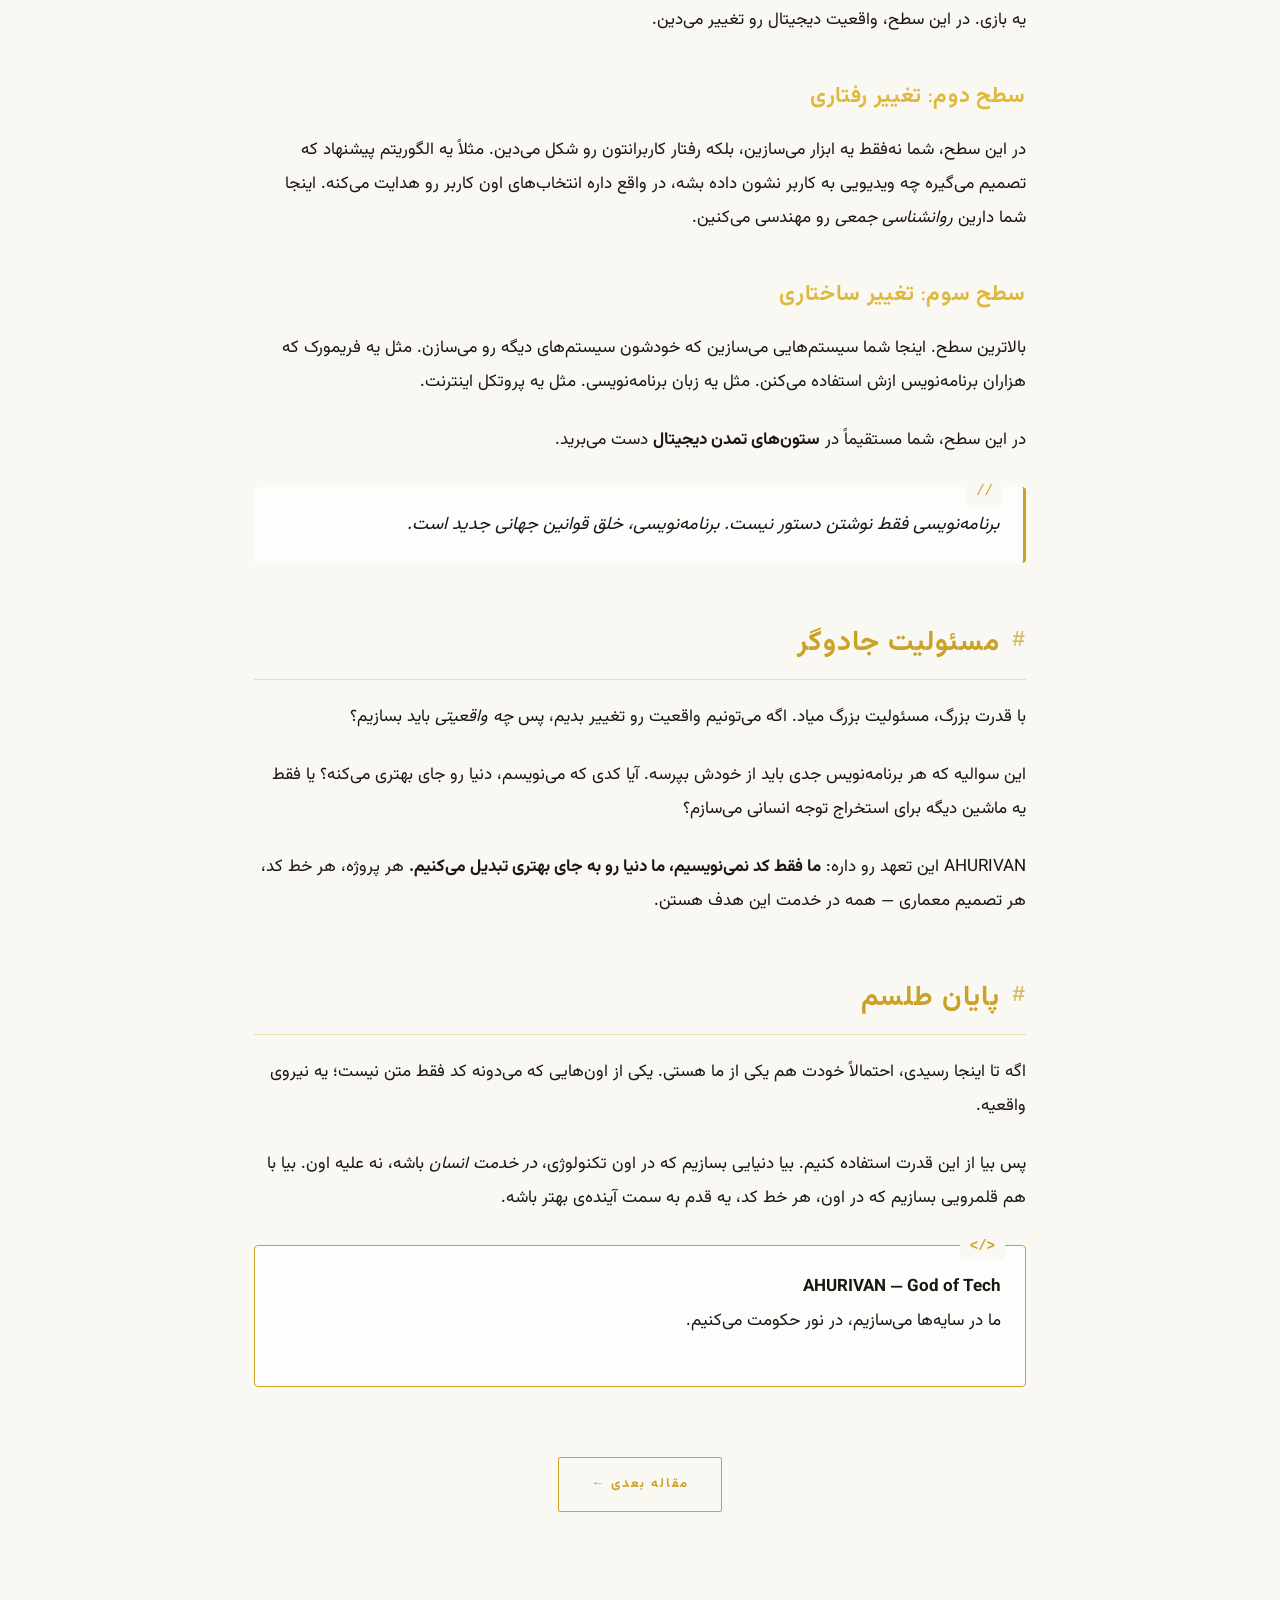
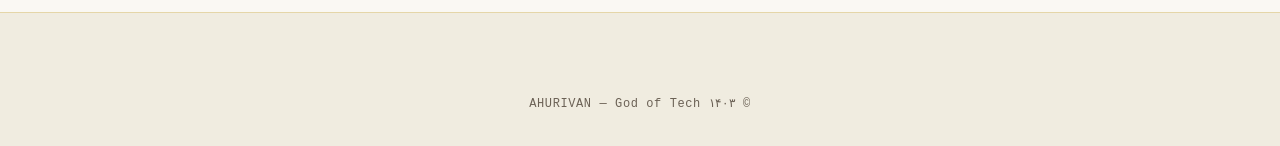
<file: article-1.html>
<!DOCTYPE html>
<html lang="fa" dir="rtl">
<head>
<meta charset="UTF-8">
<meta name="viewport" content="width=device-width, initial-scale=1.0">
<title>چگونه با کد، واقعیت را تغییر دهیم | AHURIVAN</title>
<link rel="icon" href="data:image/svg+xml,<svg xmlns='http://www.w3.org/2000/svg' viewBox='0 0 100 100'><text y='.9em' font-size='90'>𖤍</text></svg>">
<link href="https://fonts.googleapis.com/css2?family=Cormorant+Garamond:wght@500;700;900&family=Vazirmatn:wght@300;400;500;700&display=swap" rel="stylesheet">
<link rel="stylesheet" href="blog.css">
</head>
<body>

<nav class="navbar">
  <a href="index.html" class="logo">
    <span class="logo-symbol">𖤍</span>
    <span>AHURIVAN</span>
  </a>
  <ul class="nav-links">
    <li><a href="index.html">خانه</a></li>
    <li><a href="resume.html">رزومه</a></li>
    <li><a href="blog.html" class="active">وبلاگ</a></li>
  </ul>
  <button id="theme-toggle" class="theme-btn"><span class="theme-icon">☾</span></button>
</nav>

<header class="page-header">
  <p class="page-tag">⟁ SPELL I ⟁</p>
  <h1 class="page-title">چگونه با کد، واقعیت را تغییر دهیم</h1>
  <div class="article-meta">
    <span>📅 ۱۴۰۳/۰۸/۱۵</span>
    <span>⏱ ۸ دقیقه مطالعه</span>
    <span>✍ AHURIVAN</span>
  </div>
</header>

<main class="container">
  <a href="blog.html" class="back-link">→ بازگشت به آرشیو</a>

  <article class="article-body">
    <p>
      در اعماق تاریکی، جایی که فقط بایت‌ها و منطق خالص وجود دارد، چیزی نهفته است که
      کمتر کسی به آن توجه می‌کند: <strong>قدرت مطلق برنامه‌نویس برای بازنویسی واقعیت</strong>.
    </p>

    <p>
      وقتی کد می‌نویسیم، در واقع داریم قوانینی وضع می‌کنیم که ماشین بر اساس آن‌ها فکر می‌کند،
      تصمیم می‌گیرد و عمل می‌کند. این یعنی ما در حال <em>خلق یک واقعیت جدید</em> هستیم —
      واقعیتی که میلیون‌ها انسان در آن زندگی می‌کنند.
    </p>

    <div class="article-highlight">
      <p>
        یک برنامه‌نویس ماهر، مانند یک جادوگر باستانی است که با کلمات (کد) و نمادها (سینتکس)
        واقعیت را تغییر می‌دهد. تفاوت این است که جادوی ما <strong>کار می‌کند</strong>.
      </p>
    </div>

    <h2>قدرت پنهان در یک خط کد</h2>

    <p>به این خط ساده نگاه کن:</p>

    <pre><code>if (user.is_happy) show_ads = false;</code></pre>

    <p>
      به‌ظاهر ساده است. اما اگر این خط در یه اپلیکیشن با ۵۰ میلیون کاربر اجرا بشه،
      معناش اینه که <strong>۲۵ میلیون انسان کمتر تبلیغ می‌بینن</strong>. و اون‌ها وقتشون رو
      صرف چیز مهم‌تری می‌کنن. و اون چیز مهم‌تر، می‌تونه زندگیشون رو تغییر بده.
    </p>

    <p>
      این جادوی واقعیه. شما فقط با تایپ ۵۰ کاراکتر، رفتار میلیون‌ها انسان رو تغییر دادین.
    </p>

    <h2>سه سطح از تغییر واقعیت</h2>

    <h3>سطح اول: تغییر دیجیتال</h3>
    <p>
      این سطح ساده‌ترینه. شما یه نرم‌افزار می‌سازین که کار مشخصی انجام می‌ده. یه فروشگاه
      اینترنتی، یه اپ پیام‌رسان، یه بازی. در این سطح، واقعیت دیجیتال رو تغییر می‌دین.
    </p>

    <h3>سطح دوم: تغییر رفتاری</h3>
    <p>
      در این سطح، شما نه‌فقط یه ابزار می‌سازین، بلکه رفتار کاربرانتون رو شکل می‌دین.
      مثلاً یه الگوریتم پیشنهاد که تصمیم می‌گیره چه ویدیویی به کاربر نشون داده بشه،
      در واقع داره انتخاب‌های اون کاربر رو هدایت می‌کنه. اینجا شما دارین <em>روانشناسی
      جمعی</em> رو مهندسی می‌کنین.
    </p>

    <h3>سطح سوم: تغییر ساختاری</h3>
    <p>
      بالاترین سطح. اینجا شما سیستم‌هایی می‌سازین که خودشون سیستم‌های دیگه رو می‌سازن.
      مثل یه فریمورک که هزاران برنامه‌نویس ازش استفاده می‌کنن. مثل یه زبان برنامه‌نویسی.
      مثل یه پروتکل اینترنت.
    </p>

    <p>
      در این سطح، شما مستقیماً در <strong>ستون‌های تمدن دیجیتال</strong> دست می‌برید.
    </p>

    <blockquote>
      برنامه‌نویسی فقط نوشتن دستور نیست. برنامه‌نویسی، خلق قوانین جهانی جدید است.
    </blockquote>

    <h2>مسئولیت جادوگر</h2>

    <p>
      با قدرت بزرگ، مسئولیت بزرگ میاد. اگه می‌تونیم واقعیت رو تغییر بدیم، پس <em>چه
      واقعیتی</em> باید بسازیم؟
    </p>

    <p>
      این سوالیه که هر برنامه‌نویس جدی باید از خودش بپرسه. آیا کدی که می‌نویسم،
      دنیا رو جای بهتری می‌کنه؟ یا فقط یه ماشین دیگه برای استخراج توجه انسانی می‌سازم؟
    </p>

    <p>
      AHURIVAN این تعهد رو داره: <strong>ما فقط کد نمی‌نویسیم، ما دنیا رو به جای بهتری
      تبدیل می‌کنیم.</strong> هر پروژه، هر خط کد، هر تصمیم معماری — همه در خدمت این هدف هستن.
    </p>

    <h2>پایان طلسم</h2>

    <p>
      اگه تا اینجا رسیدی، احتمالاً خودت هم یکی از ما هستی. یکی از اون‌هایی که می‌دونه
      کد فقط متن نیست؛ یه نیروی واقعیه.
    </p>

    <p>
      پس بیا از این قدرت استفاده کنیم. بیا دنیایی بسازیم که در اون تکنولوژی، <em>در خدمت
      انسان</em> باشه، نه علیه اون. بیا با هم قلمرویی بسازیم که در اون، هر خط کد، یه
      قدم به سمت آینده‌ی بهتر باشه.
    </p>

    <div class="article-highlight">
      <p><strong>𖤍 AHURIVAN — God of Tech</strong><br>
      ما در سایه‌ها می‌سازیم، در نور حکومت می‌کنیم.</p>
    </div>
  </article>

  <div class="resume-actions">
    <a href="article-2.html" class="btn btn-outline">مقاله بعدی ←</a>
  </div>
</main>

<footer class="footer">
  <div class="footer-symbol">𖤍</div>
  <p class="footer-copy">© ۱۴۰۳ AHURIVAN — God of Tech</p>
</footer>

<script>
const themeToggle = document.getElementById('theme-toggle');
const themeIcon = themeToggle.querySelector('.theme-icon');
if (localStorage.getItem('ahurivan-theme') === 'dark') {
  document.documentElement.setAttribute('data-theme', 'dark');
  themeIcon.textContent = '☀';
}
themeToggle.addEventListener('click', () => {
  const isDark = document.documentElement.getAttribute('data-theme') === 'dark';
  if (isDark) {
    document.documentElement.removeAttribute('data-theme');
    themeIcon.textContent = '☾';
    localStorage.setItem('ahurivan-theme', 'light');
  } else {
    document.documentElement.setAttribute('data-theme', 'dark');
    themeIcon.textContent = '☀';
    localStorage.setItem('ahurivan-theme', 'dark');
  }
});
</script>
</body>
</html>
</file>
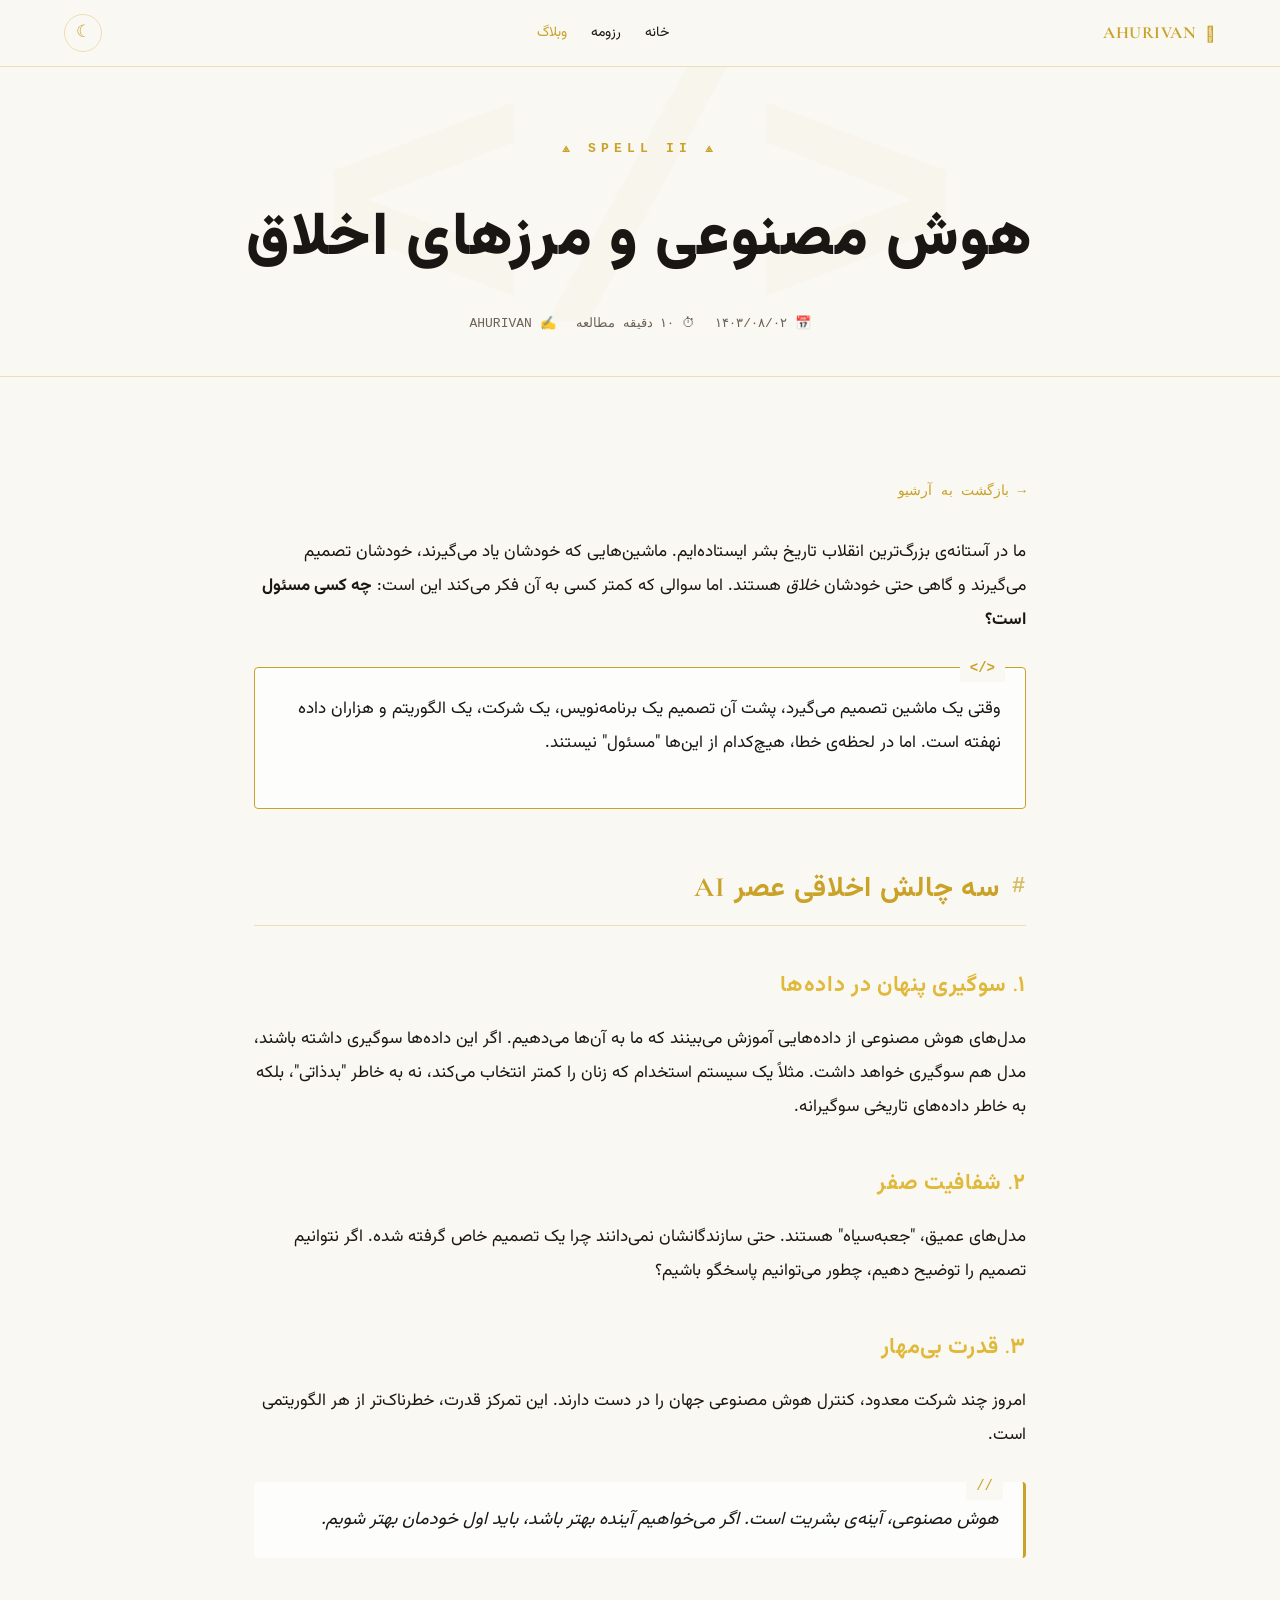
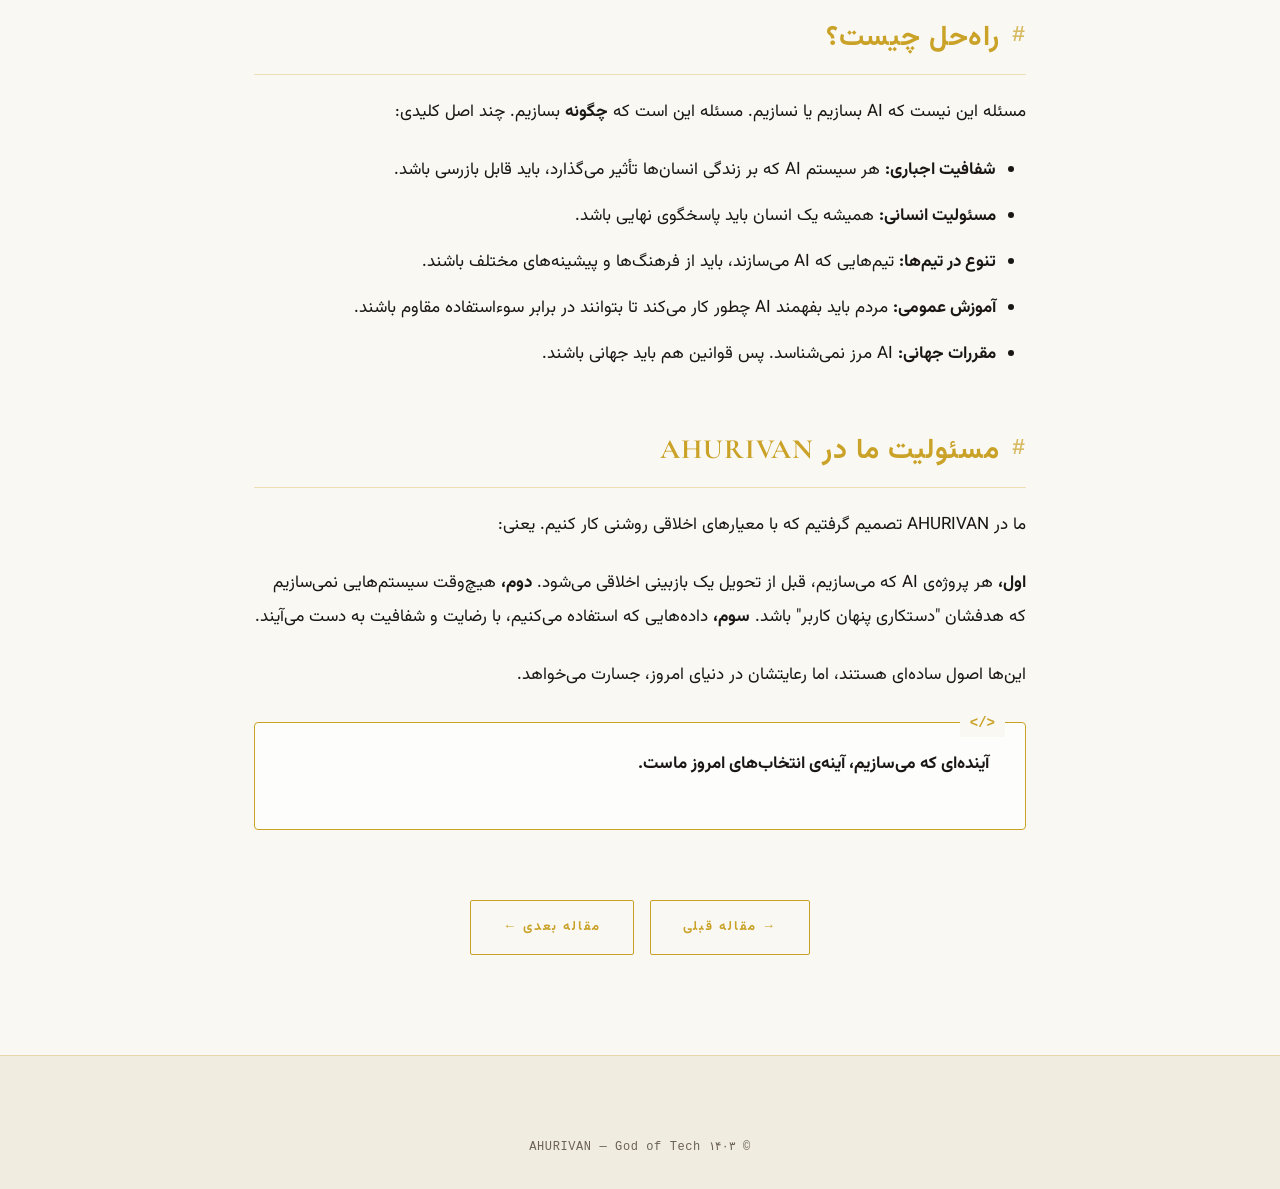
<file: article-2.html>
<!DOCTYPE html>
<html lang="fa" dir="rtl">
<head>
<meta charset="UTF-8">
<meta name="viewport" content="width=device-width, initial-scale=1.0">
<title>هوش مصنوعی و مرزهای اخلاق | AHURIVAN</title>
<link rel="icon" href="data:image/svg+xml,<svg xmlns='http://www.w3.org/2000/svg' viewBox='0 0 100 100'><text y='.9em' font-size='90'>𖤍</text></svg>">
<link href="https://fonts.googleapis.com/css2?family=Cormorant+Garamond:wght@500;700;900&family=Vazirmatn:wght@300;400;500;700&display=swap" rel="stylesheet">
<link rel="stylesheet" href="blog.css">
</head>
<body>

<nav class="navbar">
  <a href="index.html" class="logo">
    <span class="logo-symbol">𖤍</span>
    <span>AHURIVAN</span>
  </a>
  <ul class="nav-links">
    <li><a href="index.html">خانه</a></li>
    <li><a href="resume.html">رزومه</a></li>
    <li><a href="blog.html" class="active">وبلاگ</a></li>
  </ul>
  <button id="theme-toggle" class="theme-btn"><span class="theme-icon">☾</span></button>
</nav>

<header class="page-header">
  <p class="page-tag">⟁ SPELL II ⟁</p>
  <h1 class="page-title">هوش مصنوعی و مرزهای اخلاق</h1>
  <div class="article-meta">
    <span>📅 ۱۴۰۳/۰۸/۰۲</span>
    <span>⏱ ۱۰ دقیقه مطالعه</span>
    <span>✍ AHURIVAN</span>
  </div>
</header>

<main class="container">
  <a href="blog.html" class="back-link">→ بازگشت به آرشیو</a>

  <article class="article-body">
    <p>
      ما در آستانه‌ی بزرگ‌ترین انقلاب تاریخ بشر ایستاده‌ایم. ماشین‌هایی که خودشان
      یاد می‌گیرند، خودشان تصمیم می‌گیرند و گاهی حتی خودشان <em>خلاق</em> هستند.
      اما سوالی که کمتر کسی به آن فکر می‌کند این است: <strong>چه کسی مسئول است؟</strong>
    </p>

    <div class="article-highlight">
      <p>
        وقتی یک ماشین تصمیم می‌گیرد، پشت آن تصمیم یک برنامه‌نویس، یک شرکت، یک الگوریتم
        و هزاران داده نهفته است. اما در لحظه‌ی خطا، هیچ‌کدام از این‌ها "مسئول" نیستند.
      </p>
    </div>

    <h2>سه چالش اخلاقی عصر AI</h2>

    <h3>۱. سوگیری پنهان در داده‌ها</h3>
    <p>
      مدل‌های هوش مصنوعی از داده‌هایی آموزش می‌بینند که ما به آن‌ها می‌دهیم. اگر این
      داده‌ها سوگیری داشته باشند، مدل هم سوگیری خواهد داشت. مثلاً یک سیستم استخدام
      که زنان را کمتر انتخاب می‌کند، نه به خاطر "بدذاتی"، بلکه به خاطر داده‌های
      تاریخی سوگیرانه.
    </p>

    <h3>۲. شفافیت صفر</h3>
    <p>
      مدل‌های عمیق، "جعبه‌سیاه" هستند. حتی سازندگانشان نمی‌دانند چرا یک تصمیم خاص
      گرفته شده. اگر نتوانیم تصمیم را توضیح دهیم، چطور می‌توانیم پاسخگو باشیم؟
    </p>

    <h3>۳. قدرت بی‌مهار</h3>
    <p>
      امروز چند شرکت معدود، کنترل هوش مصنوعی جهان را در دست دارند. این تمرکز قدرت،
      خطرناک‌تر از هر الگوریتمی است.
    </p>

    <blockquote>
      هوش مصنوعی، آینه‌ی بشریت است. اگر می‌خواهیم آینده بهتر باشد، باید اول خودمان
      بهتر شویم.
    </blockquote>

    <h2>راه‌حل چیست؟</h2>

    <p>
      مسئله این نیست که AI بسازیم یا نسازیم. مسئله این است که <strong>چگونه</strong> بسازیم.
      چند اصل کلیدی:
    </p>

    <ul>
      <li><strong>شفافیت اجباری:</strong> هر سیستم AI که بر زندگی انسان‌ها تأثیر می‌گذارد، باید قابل بازرسی باشد.</li>
      <li><strong>مسئولیت انسانی:</strong> همیشه یک انسان باید پاسخگوی نهایی باشد.</li>
      <li><strong>تنوع در تیم‌ها:</strong> تیم‌هایی که AI می‌سازند، باید از فرهنگ‌ها و پیشینه‌های مختلف باشند.</li>
      <li><strong>آموزش عمومی:</strong> مردم باید بفهمند AI چطور کار می‌کند تا بتوانند در برابر سوءاستفاده مقاوم باشند.</li>
      <li><strong>مقررات جهانی:</strong> AI مرز نمی‌شناسد. پس قوانین هم باید جهانی باشند.</li>
    </ul>

    <h2>مسئولیت ما در AHURIVAN</h2>

    <p>
      ما در AHURIVAN تصمیم گرفتیم که با معیارهای اخلاقی روشنی کار کنیم. یعنی:
    </p>

    <p>
      <strong>اول،</strong> هر پروژه‌ی AI که می‌سازیم، قبل از تحویل یک بازبینی اخلاقی می‌شود.
      <strong>دوم،</strong> هیچ‌وقت سیستم‌هایی نمی‌سازیم که هدفشان "دستکاری پنهان کاربر" باشد.
      <strong>سوم،</strong> داده‌هایی که استفاده می‌کنیم، با رضایت و شفافیت به دست می‌آیند.
    </p>

    <p>
      این‌ها اصول ساده‌ای هستند، اما رعایتشان در دنیای امروز، جسارت می‌خواهد.
    </p>

    <div class="article-highlight">
      <p><strong>𖤍 آینده‌ای که می‌سازیم، آینه‌ی انتخاب‌های امروز ماست.</strong></p>
    </div>
  </article>

  <div class="resume-actions">
    <a href="article-1.html" class="btn btn-outline">→ مقاله قبلی</a>
    <a href="article-3.html" class="btn btn-outline">مقاله بعدی ←</a>
  </div>
</main>

<footer class="footer">
  <div class="footer-symbol">𖤍</div>
  <p class="footer-copy">© ۱۴۰۳ AHURIVAN — God of Tech</p>
</footer>

<script>
const themeToggle = document.getElementById('theme-toggle');
const themeIcon = themeToggle.querySelector('.theme-icon');
if (localStorage.getItem('ahurivan-theme') === 'dark') {
  document.documentElement.setAttribute('data-theme', 'dark');
  themeIcon.textContent = '☀';
}
themeToggle.addEventListener('click', () => {
  const isDark = document.documentElement.getAttribute('data-theme') === 'dark';
  if (isDark) {
    document.documentElement.removeAttribute('data-theme');
    themeIcon.textContent = '☾';
    localStorage.setItem('ahurivan-theme', 'light');
  } else {
    document.documentElement.setAttribute('data-theme', 'dark');
    themeIcon.textContent = '☀';
    localStorage.setItem('ahurivan-theme', 'dark');
  }
});
</script>
</body>
</html>
</file>
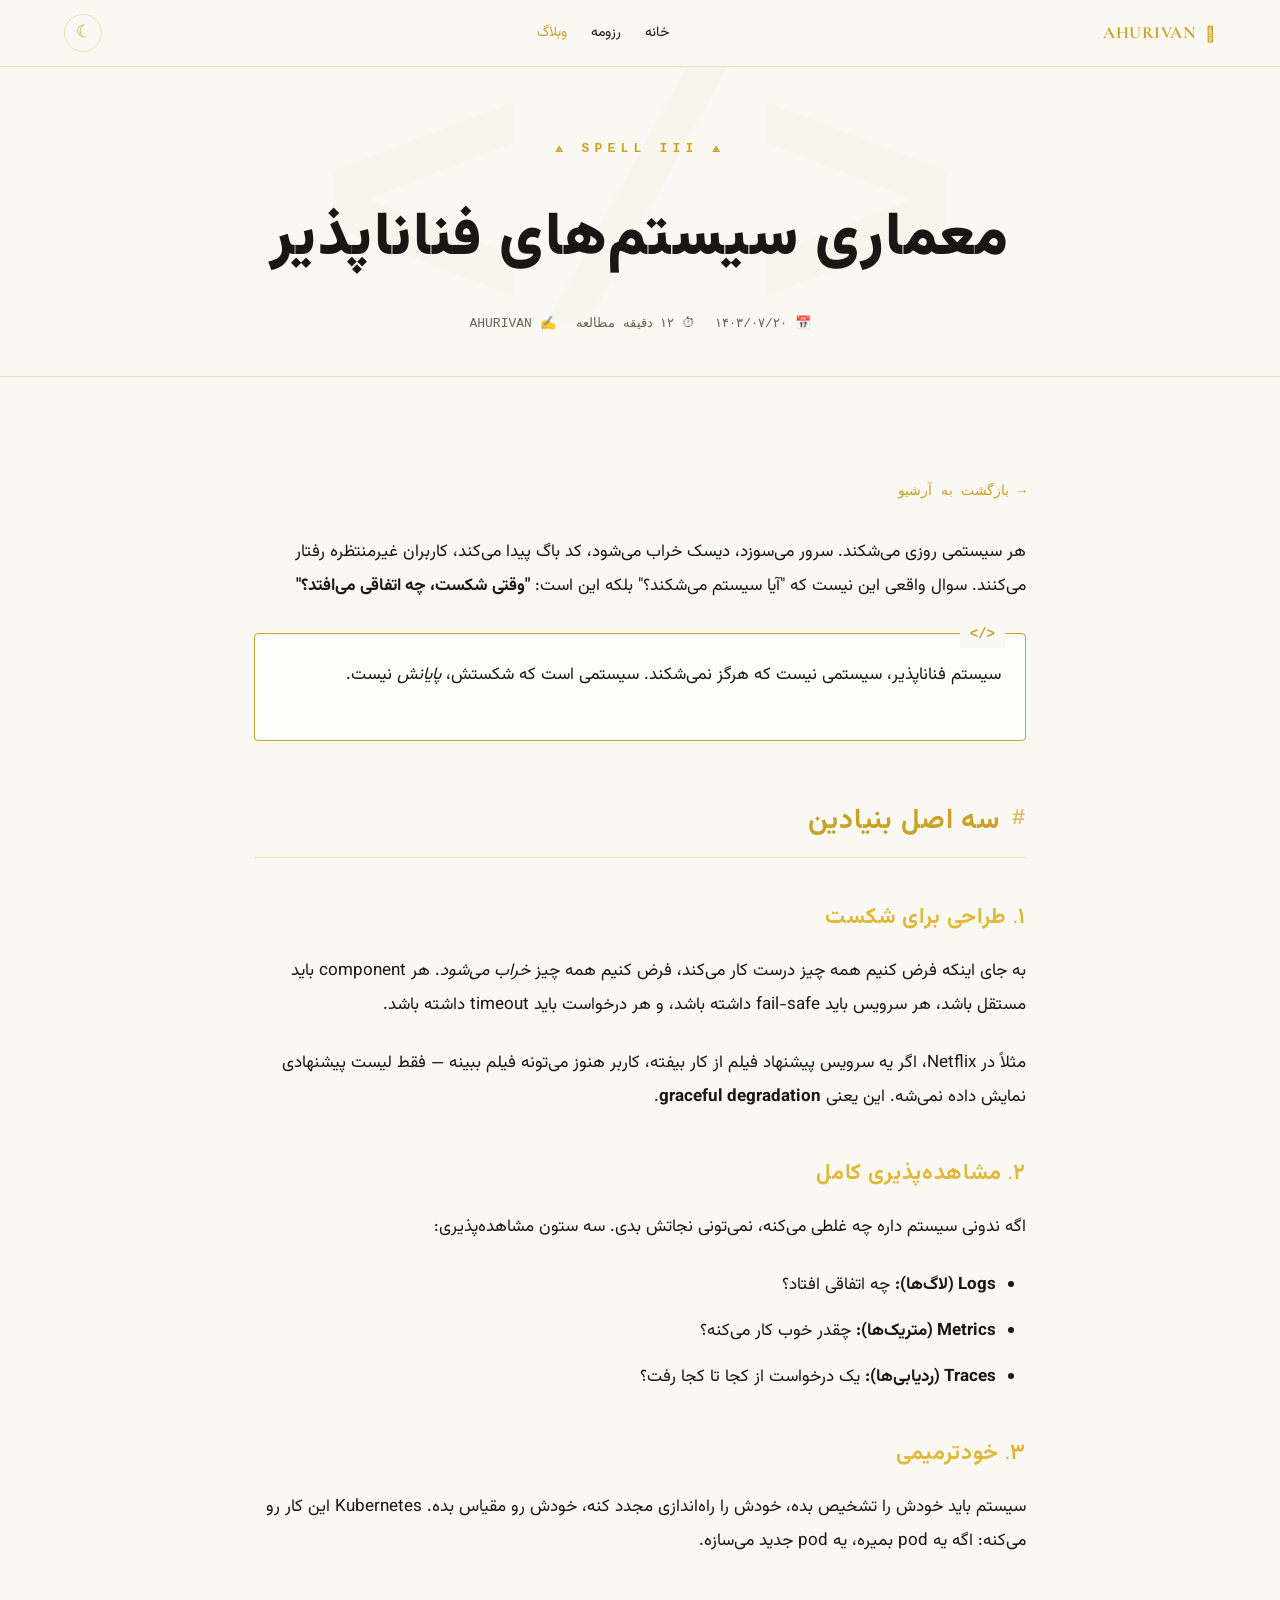
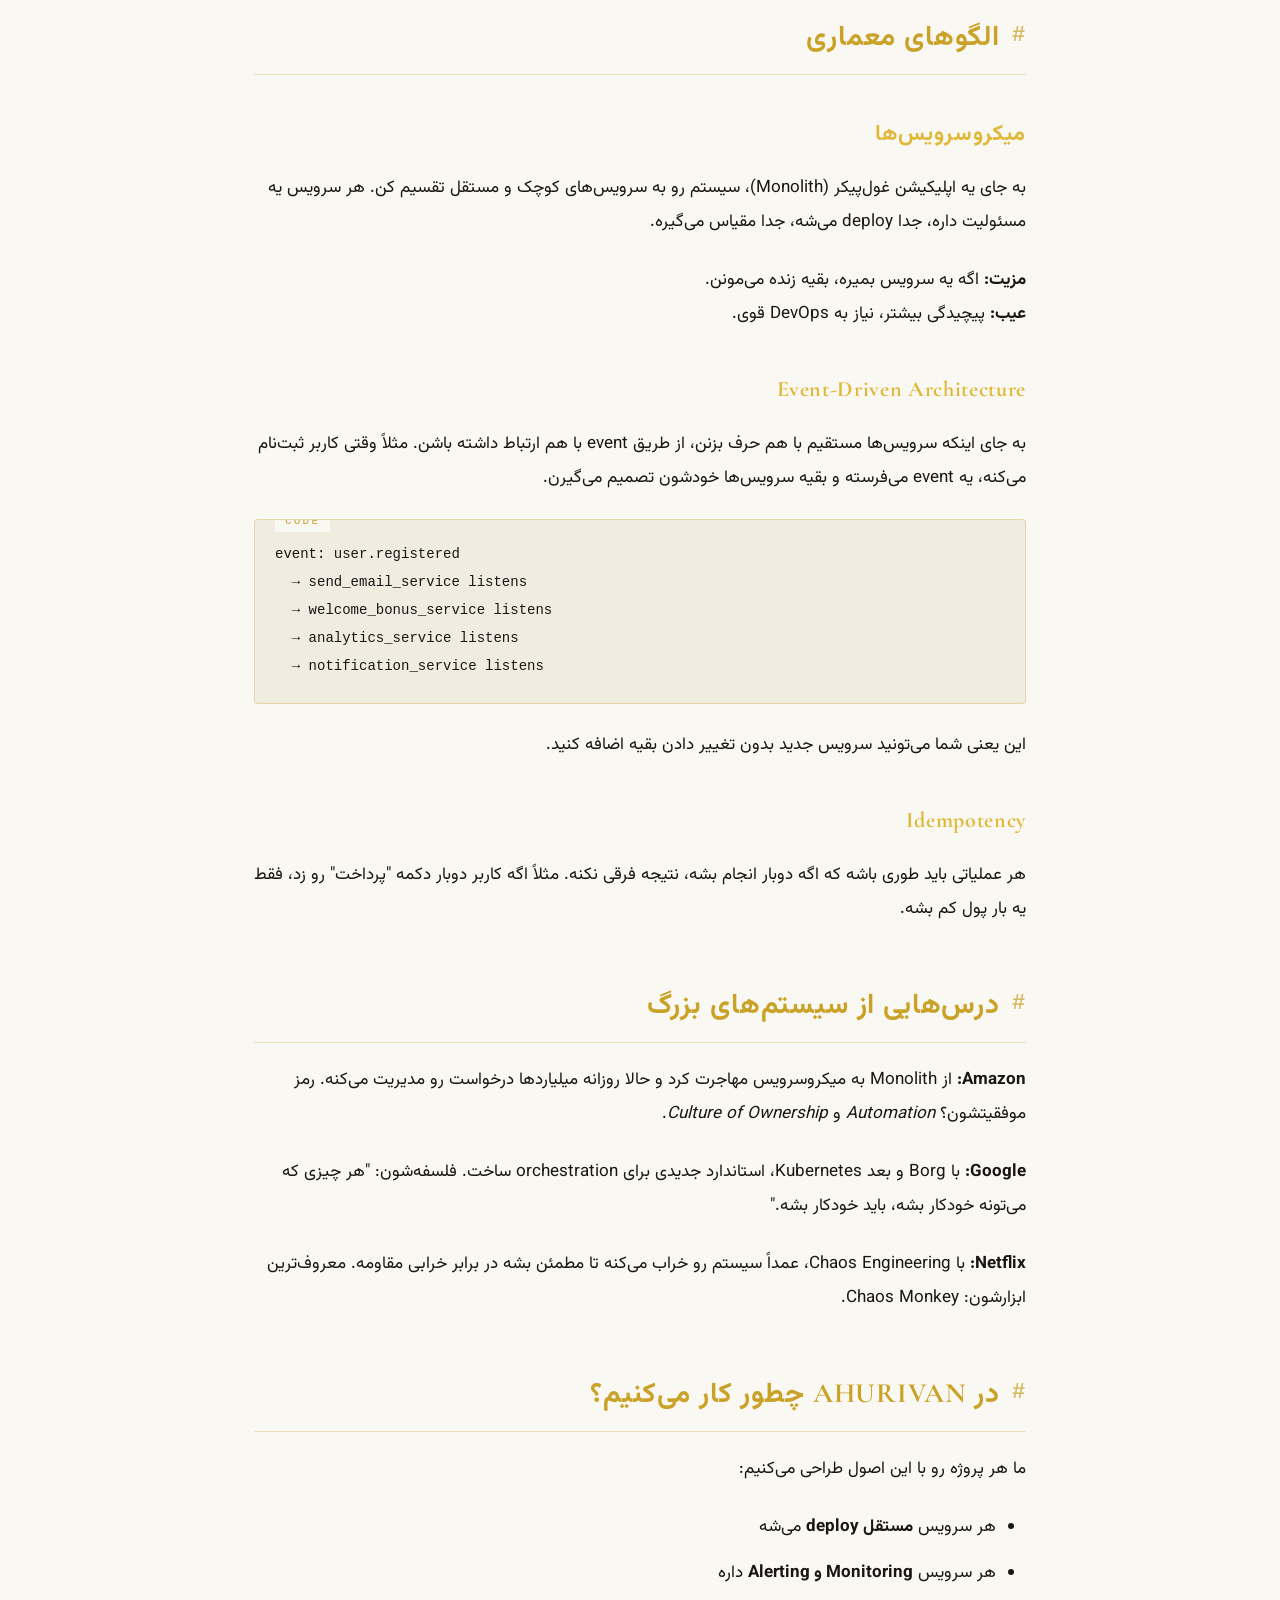
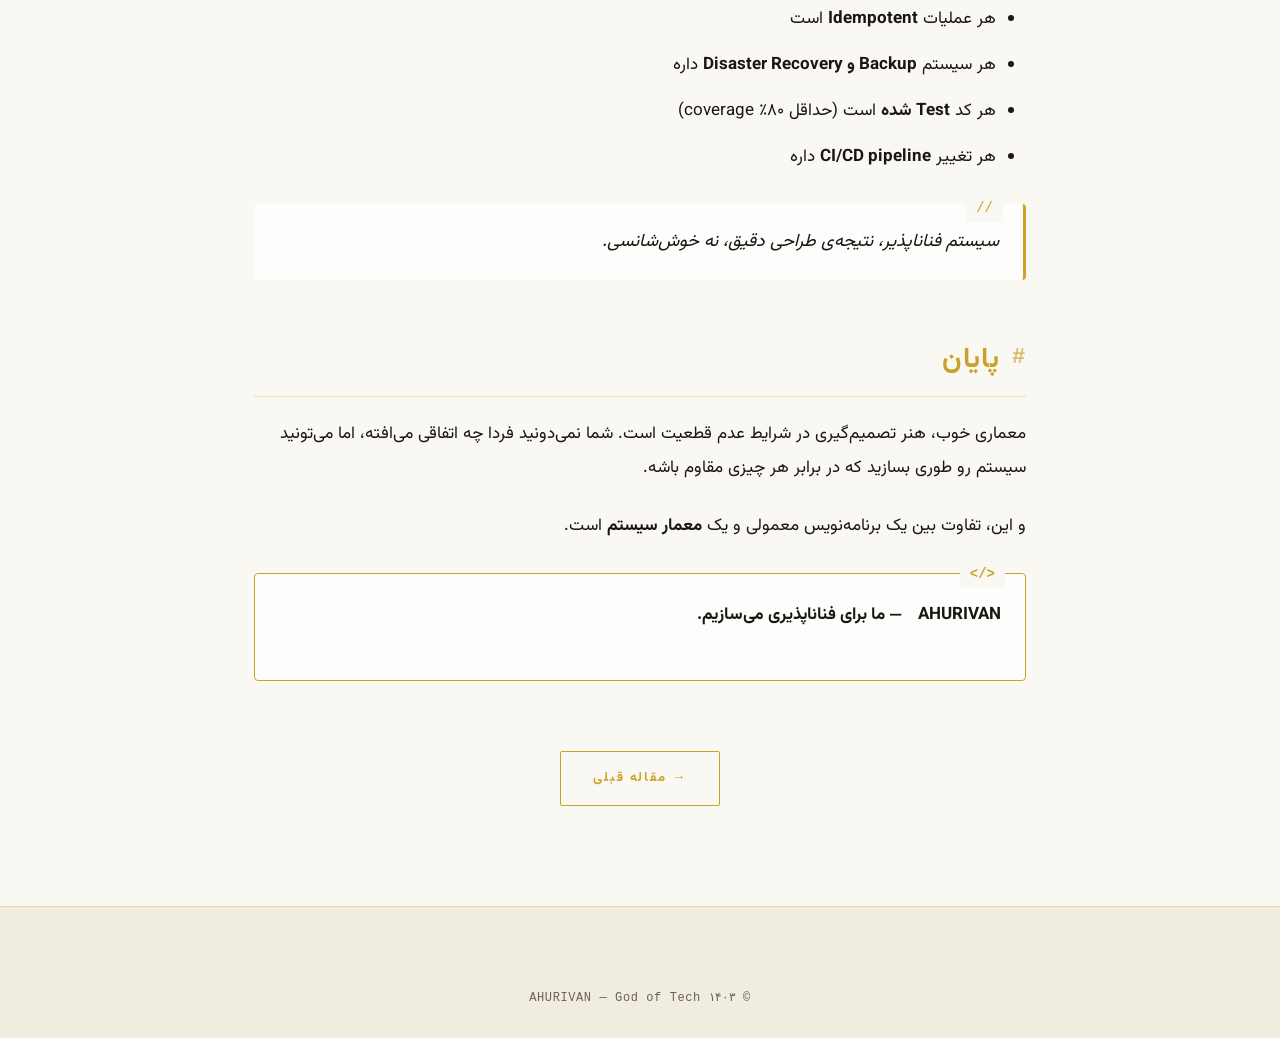
<file: article-3.html>
<!DOCTYPE html>
<html lang="fa" dir="rtl">
<head>
<meta charset="UTF-8">
<meta name="viewport" content="width=device-width, initial-scale=1.0">
<title>معماری سیستم‌های فناناپذیر | AHURIVAN</title>
<link rel="icon" href="data:image/svg+xml,<svg xmlns='http://www.w3.org/2000/svg' viewBox='0 0 100 100'><text y='.9em' font-size='90'>𖤍</text></svg>">
<link href="https://fonts.googleapis.com/css2?family=Cormorant+Garamond:wght@500;700;900&family=Vazirmatn:wght@300;400;500;700&display=swap" rel="stylesheet">
<link rel="stylesheet" href="blog.css">
</head>
<body>

<nav class="navbar">
  <a href="index.html" class="logo">
    <span class="logo-symbol">𖤍</span>
    <span>AHURIVAN</span>
  </a>
  <ul class="nav-links">
    <li><a href="index.html">خانه</a></li>
    <li><a href="resume.html">رزومه</a></li>
    <li><a href="blog.html" class="active">وبلاگ</a></li>
  </ul>
  <button id="theme-toggle" class="theme-btn"><span class="theme-icon">☾</span></button>
</nav>

<header class="page-header">
  <p class="page-tag">⟁ SPELL III ⟁</p>
  <h1 class="page-title">معماری سیستم‌های فناناپذیر</h1>
  <div class="article-meta">
    <span>📅 ۱۴۰۳/۰۷/۲۰</span>
    <span>⏱ ۱۲ دقیقه مطالعه</span>
    <span>✍ AHURIVAN</span>
  </div>
</header>

<main class="container">
  <a href="blog.html" class="back-link">→ بازگشت به آرشیو</a>

  <article class="article-body">
    <p>
      هر سیستمی روزی می‌شکند. سرور می‌سوزد، دیسک خراب می‌شود، کد باگ پیدا می‌کند،
      کاربران غیرمنتظره رفتار می‌کنند. سوال واقعی این نیست که "آیا سیستم می‌شکند؟"
      بلکه این است: <strong>"وقتی شکست، چه اتفاقی می‌افتد؟"</strong>
    </p>

    <div class="article-highlight">
      <p>
        سیستم فناناپذیر، سیستمی نیست که هرگز نمی‌شکند. سیستمی است که شکستش، <em>پایانش</em> نیست.
      </p>
    </div>

    <h2>سه اصل بنیادین</h2>

    <h3>۱. طراحی برای شکست</h3>
    <p>
      به جای اینکه فرض کنیم همه چیز درست کار می‌کند، فرض کنیم همه چیز <em>خراب می‌شود</em>.
      هر component باید مستقل باشد، هر سرویس باید fail-safe داشته باشد، و هر درخواست
      باید timeout داشته باشد.
    </p>

    <p>
      مثلاً در Netflix، اگر یه سرویس پیشنهاد فیلم از کار بیفته، کاربر هنوز می‌تونه
      فیلم ببینه — فقط لیست پیشنهادی نمایش داده نمی‌شه. این یعنی <strong>graceful degradation</strong>.
    </p>

    <h3>۲. مشاهده‌پذیری کامل</h3>
    <p>
      اگه ندونی سیستم داره چه غلطی می‌کنه، نمی‌تونی نجاتش بدی. سه ستون مشاهده‌پذیری:
    </p>

    <ul>
      <li><strong>Logs (لاگ‌ها):</strong> چه اتفاقی افتاد؟</li>
      <li><strong>Metrics (متریک‌ها):</strong> چقدر خوب کار می‌کنه؟</li>
      <li><strong>Traces (ردیابی‌ها):</strong> یک درخواست از کجا تا کجا رفت؟</li>
    </ul>

    <h3>۳. خودترمیمی</h3>
    <p>
      سیستم باید خودش را تشخیص بده، خودش را راه‌اندازی مجدد کنه، خودش رو مقیاس بده.
      Kubernetes این کار رو می‌کنه: اگه یه pod بمیره، یه pod جدید می‌سازه.
    </p>

    <h2>الگوهای معماری</h2>

    <h3>میکروسرویس‌ها</h3>
    <p>
      به جای یه اپلیکیشن غول‌پیکر (Monolith)، سیستم رو به سرویس‌های کوچک و مستقل
      تقسیم کن. هر سرویس یه مسئولیت داره، جدا deploy می‌شه، جدا مقیاس می‌گیره.
    </p>

    <p>
      <strong>مزیت:</strong> اگه یه سرویس بمیره، بقیه زنده می‌مونن.<br>
      <strong>عیب:</strong> پیچیدگی بیشتر، نیاز به DevOps قوی.
    </p>

    <h3>Event-Driven Architecture</h3>
    <p>
      به جای اینکه سرویس‌ها مستقیم با هم حرف بزنن، از طریق event با هم ارتباط داشته باشن.
      مثلاً وقتی کاربر ثبت‌نام می‌کنه، یه event می‌فرسته و بقیه سرویس‌ها خودشون تصمیم می‌گیرن.
    </p>

    <pre><code>event: user.registered
  → send_email_service listens
  → welcome_bonus_service listens
  → analytics_service listens
  → notification_service listens</code></pre>

    <p>
      این یعنی شما می‌تونید سرویس جدید بدون تغییر دادن بقیه اضافه کنید.
    </p>

    <h3>Idempotency</h3>
    <p>
      هر عملیاتی باید طوری باشه که اگه دوبار انجام بشه، نتیجه فرقی نکنه. مثلاً اگه
      کاربر دوبار دکمه "پرداخت" رو زد، فقط یه بار پول کم بشه.
    </p>

    <h2>درس‌هایی از سیستم‌های بزرگ</h2>

    <p>
      <strong>Amazon:</strong> از Monolith به میکروسرویس مهاجرت کرد و حالا روزانه میلیاردها
      درخواست رو مدیریت می‌کنه. رمز موفقیتشون؟ <em>Automation</em> و <em>Culture of Ownership</em>.
    </p>

    <p>
      <strong>Google:</strong> با Borg و بعد Kubernetes، استاندارد جدیدی برای orchestration ساخت.
      فلسفه‌شون: "هر چیزی که می‌تونه خودکار بشه، باید خودکار بشه."
    </p>

    <p>
      <strong>Netflix:</strong> با Chaos Engineering، عمداً سیستم رو خراب می‌کنه تا مطمئن بشه
      در برابر خرابی مقاومه. معروف‌ترین ابزارشون: Chaos Monkey.
    </p>

    <h2>در AHURIVAN چطور کار می‌کنیم؟</h2>

    <p>ما هر پروژه رو با این اصول طراحی می‌کنیم:</p>

    <ul>
      <li>هر سرویس <strong>مستقل deploy</strong> می‌شه</li>
      <li>هر سرویس <strong>Monitoring و Alerting</strong> داره</li>
      <li>هر عملیات <strong>Idempotent</strong> است</li>
      <li>هر سیستم <strong>Backup و Disaster Recovery</strong> داره</li>
      <li>هر کد <strong>Test شده</strong> است (حداقل ۸۰٪ coverage)</li>
      <li>هر تغییر <strong>CI/CD pipeline</strong> داره</li>
    </ul>

    <blockquote>
      سیستم فناناپذیر، نتیجه‌ی طراحی دقیق، نه خوش‌شانسی.
    </blockquote>

    <h2>پایان</h2>

    <p>
      معماری خوب، هنر تصمیم‌گیری در شرایط عدم قطعیت است. شما نمی‌دونید فردا چه اتفاقی
      می‌افته، اما می‌تونید سیستم رو طوری بسازید که در برابر هر چیزی مقاوم باشه.
    </p>

    <p>
      و این، تفاوت بین یک برنامه‌نویس معمولی و یک <strong>معمار سیستم</strong> است.
    </p>

    <div class="article-highlight">
      <p><strong>𖤍 AHURIVAN — ما برای فناناپذیری می‌سازیم.</strong></p>
    </div>
  </article>

  <div class="resume-actions">
    <a href="article-2.html" class="btn btn-outline">→ مقاله قبلی</a>
  </div>
</main>

<footer class="footer">
  <div class="footer-symbol">𖤍</div>
  <p class="footer-copy">© ۱۴۰۳ AHURIVAN — God of Tech</p>
</footer>

<script>
const themeToggle = document.getElementById('theme-toggle');
const themeIcon = themeToggle.querySelector('.theme-icon');
if (localStorage.getItem('ahurivan-theme') === 'dark') {
  document.documentElement.setAttribute('data-theme', 'dark');
  themeIcon.textContent = '☀';
}
themeToggle.addEventListener('click', () => {
  const isDark = document.documentElement.getAttribute('data-theme') === 'dark';
  if (isDark) {
    document.documentElement.removeAttribute('data-theme');
    themeIcon.textContent = '☾';
    localStorage.setItem('ahurivan-theme', 'light');
  } else {
    document.documentElement.setAttribute('data-theme', 'dark');
    themeIcon.textContent = '☀';
    localStorage.setItem('ahurivan-theme', 'dark');
  }
});
</script>
</body>
</html>
</file>
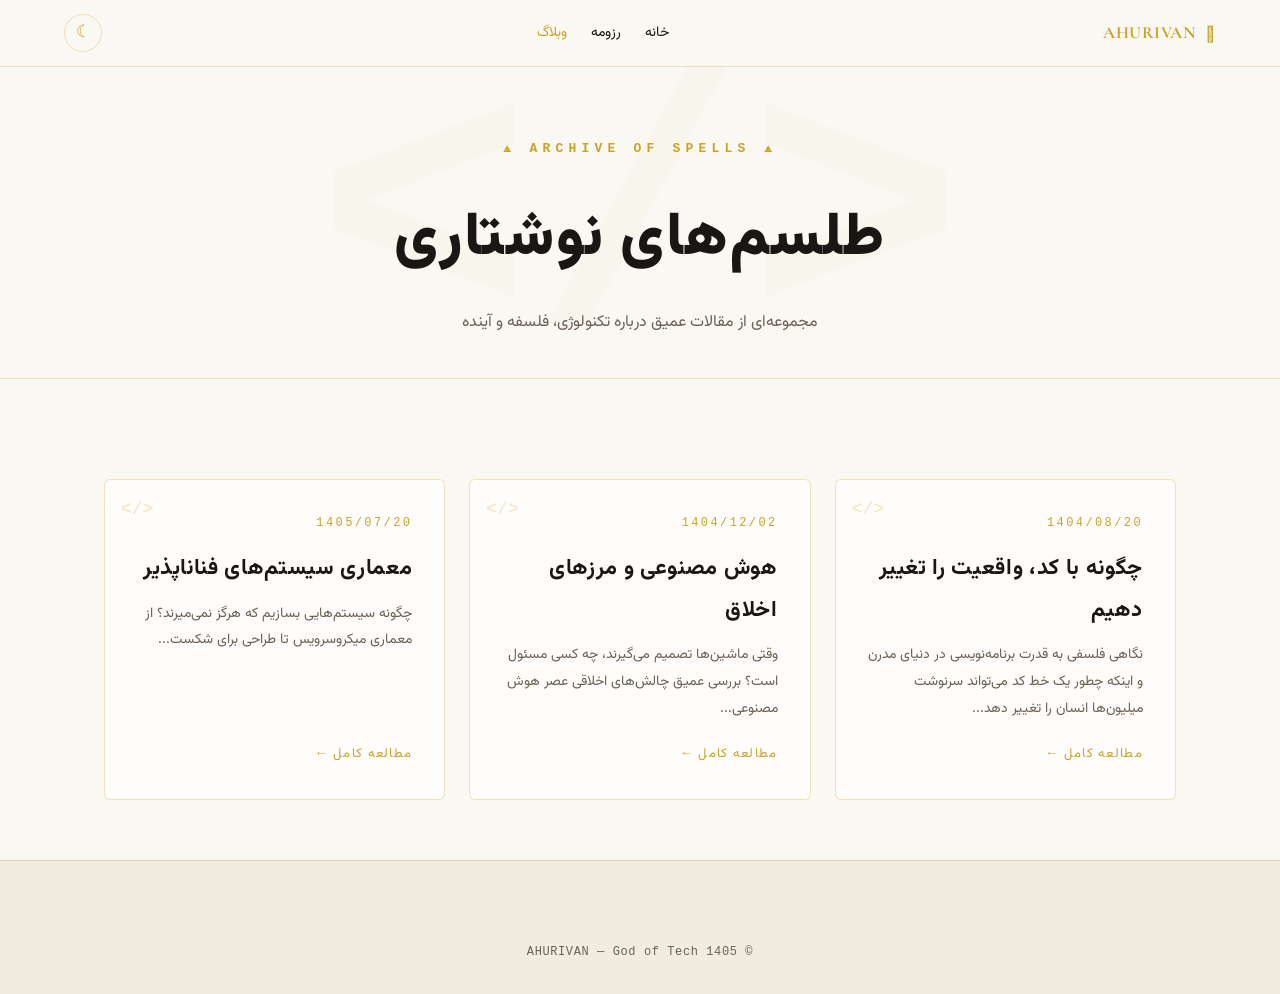
<file: blog.html>
<!DOCTYPE html>
<html lang="fa" dir="rtl">
<head>
<meta charset="UTF-8">
<meta name="viewport" content="width=device-width, initial-scale=1.0">
<title>طلسم‌های نوشتاری | AHURIVAN</title>
<link rel="icon" href="data:image/svg+xml,<svg xmlns='http://www.w3.org/2000/svg' viewBox='0 0 100 100'><text y='.9em' font-size='90'>𖤍</text></svg>">
<link href="https://fonts.googleapis.com/css2?family=Cormorant+Garamond:wght@500;700;900&family=Vazirmatn:wght@300;400;500;700&display=swap" rel="stylesheet">
<link rel="stylesheet" href="blog.css">
</head>
<body>

<nav class="navbar">
  <a href="index.html" class="logo">
    <span class="logo-symbol">𖤍</span>
    <span>AHURIVAN</span>
  </a>
  <ul class="nav-links">
    <li><a href="index.html">خانه</a></li>
    <li><a href="resume.html">رزومه</a></li>
    <li><a href="blog.html" class="active">وبلاگ</a></li>
  </ul>
  <button id="theme-toggle" class="theme-btn"><span class="theme-icon">☾</span></button>
</nav>

<header class="page-header">
  <p class="page-tag">⟁ ARCHIVE OF SPELLS ⟁</p>
  <h1 class="page-title">طلسم‌های نوشتاری</h1>
  <p class="page-subtitle">مجموعه‌ای از مقالات عمیق درباره تکنولوژی، فلسفه و آینده</p>
</header>

<main class="container-wide">
  <div class="articles-grid">
    <article class="article-card">
      <span class="article-card-date">1404/08/20</span>
      <h3>چگونه با کد، واقعیت را تغییر دهیم</h3>
      <p>نگاهی فلسفی به قدرت برنامه‌نویسی در دنیای مدرن و اینکه چطور یک خط کد می‌تواند سرنوشت میلیون‌ها انسان را تغییر دهد...</p>
      <a href="article-1.html" class="read-more">مطالعه کامل ←</a>
    </article>
    <article class="article-card">
      <span class="article-card-date">1404/12/02</span>
      <h3>هوش مصنوعی و مرزهای اخلاق</h3>
      <p>وقتی ماشین‌ها تصمیم می‌گیرند، چه کسی مسئول است؟ بررسی عمیق چالش‌های اخلاقی عصر هوش مصنوعی...</p>
      <a href="article-2.html" class="read-more">مطالعه کامل ←</a>
    </article>
    <article class="article-card">
      <span class="article-card-date">1405/07/20</span>
      <h3>معماری سیستم‌های فناناپذیر</h3>
      <p>چگونه سیستم‌هایی بسازیم که هرگز نمی‌میرند؟ از معماری میکروسرویس تا طراحی برای شکست...</p>
      <a href="article-3.html" class="read-more">مطالعه کامل ←</a>
    </article>
  </div>
</main>

<footer class="footer">
  <div class="footer-symbol">𖤍</div>
  <p class="footer-copy">© 1405 AHURIVAN — God of Tech</p>
</footer>

<script>
const themeToggle = document.getElementById('theme-toggle');
const themeIcon = themeToggle.querySelector('.theme-icon');
if (localStorage.getItem('ahurivan-theme') === 'dark') {
  document.documentElement.setAttribute('data-theme', 'dark');
  themeIcon.textContent = '☀';
}
themeToggle.addEventListener('click', () => {
  const isDark = document.documentElement.getAttribute('data-theme') === 'dark';
  if (isDark) {
    document.documentElement.removeAttribute('data-theme');
    themeIcon.textContent = '☾';
    localStorage.setItem('ahurivan-theme', 'light');
  } else {
    document.documentElement.setAttribute('data-theme', 'dark');
    themeIcon.textContent = '☀';
    localStorage.setItem('ahurivan-theme', 'dark');
  }
});
</script>
</body>
</html>
</file>
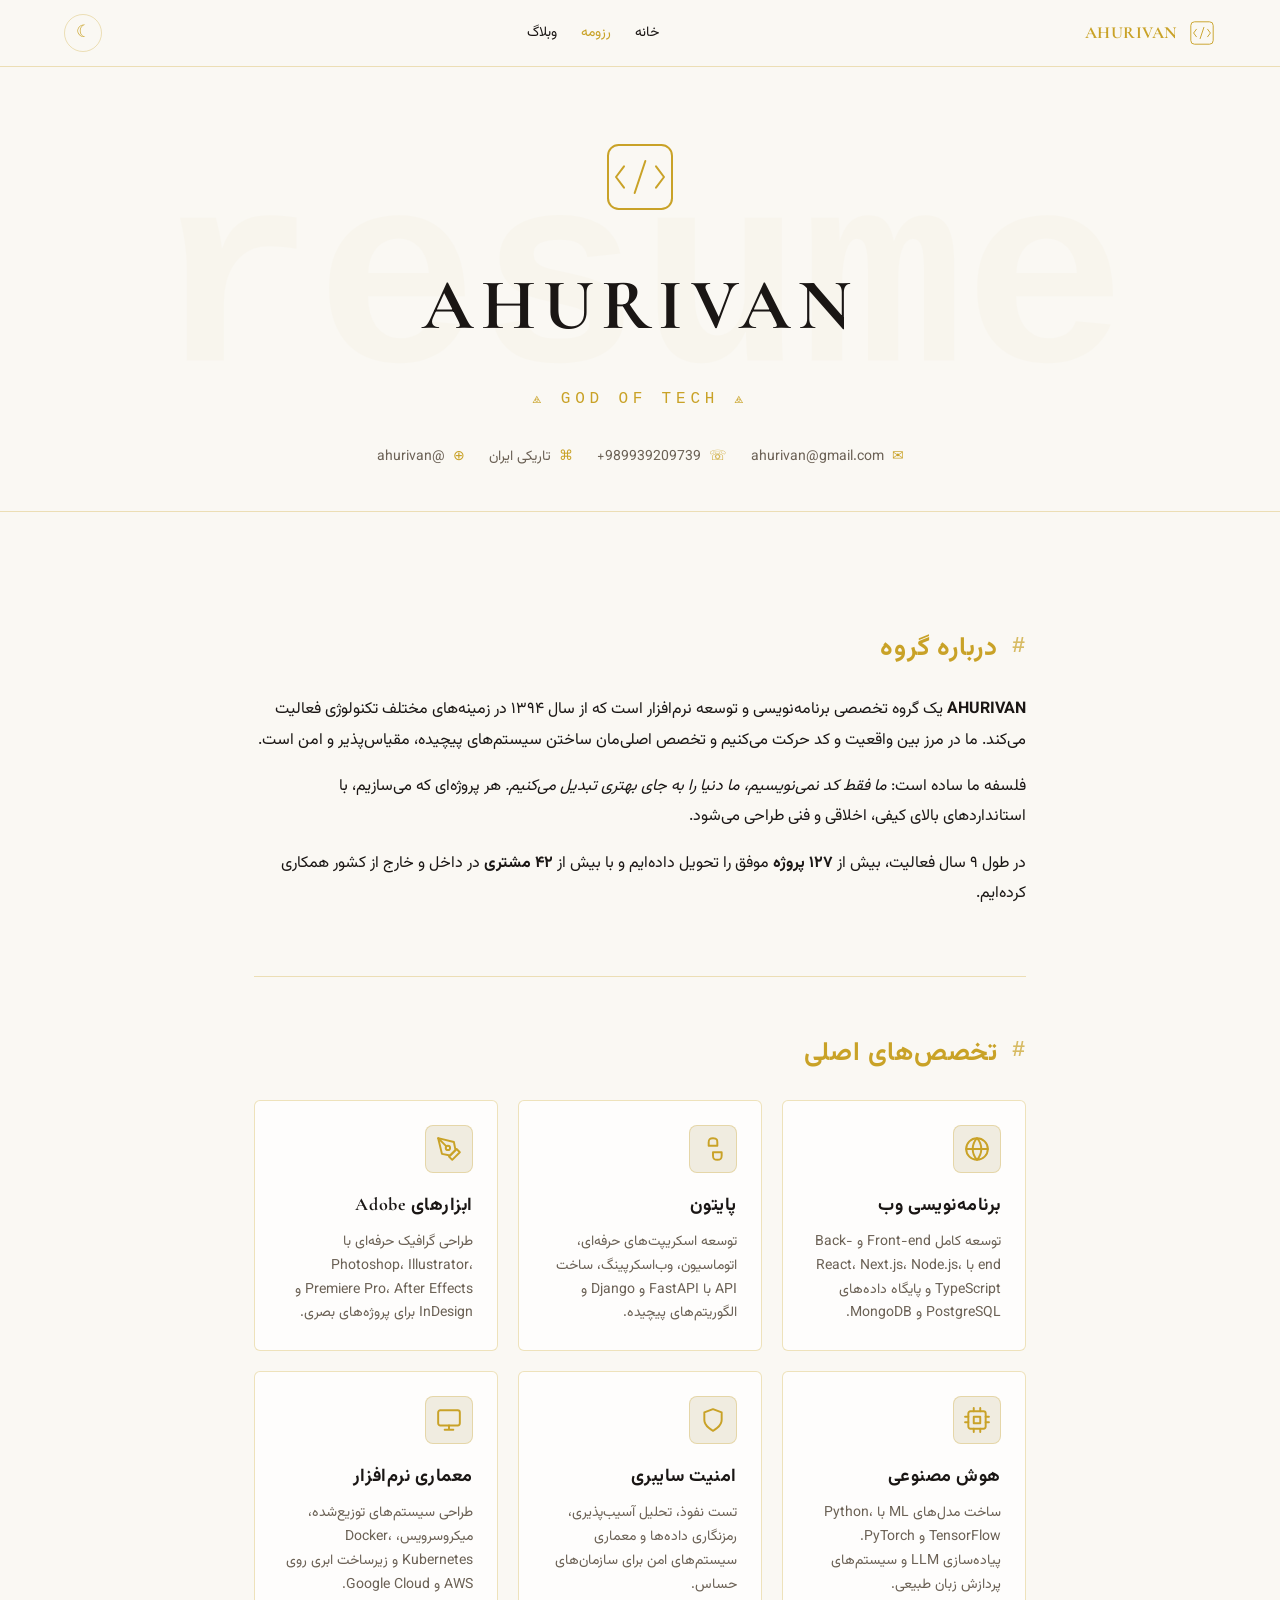
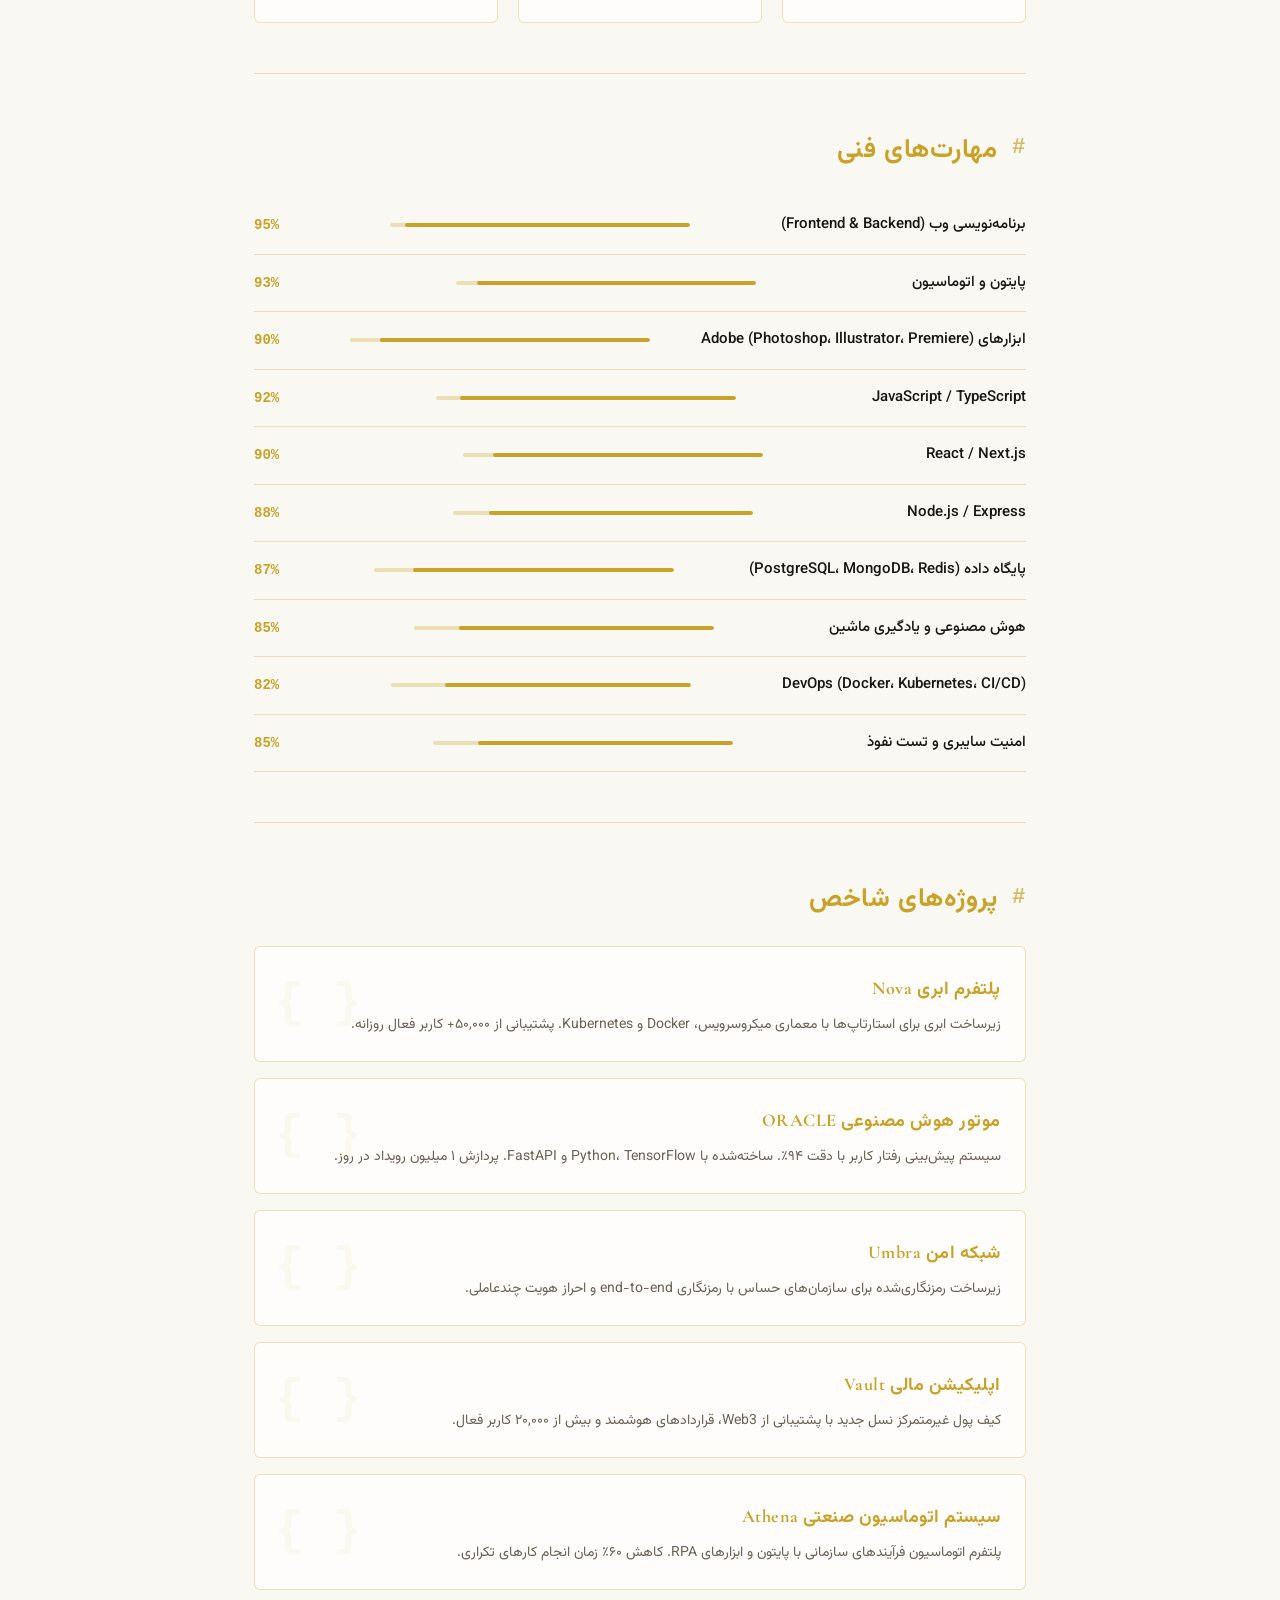
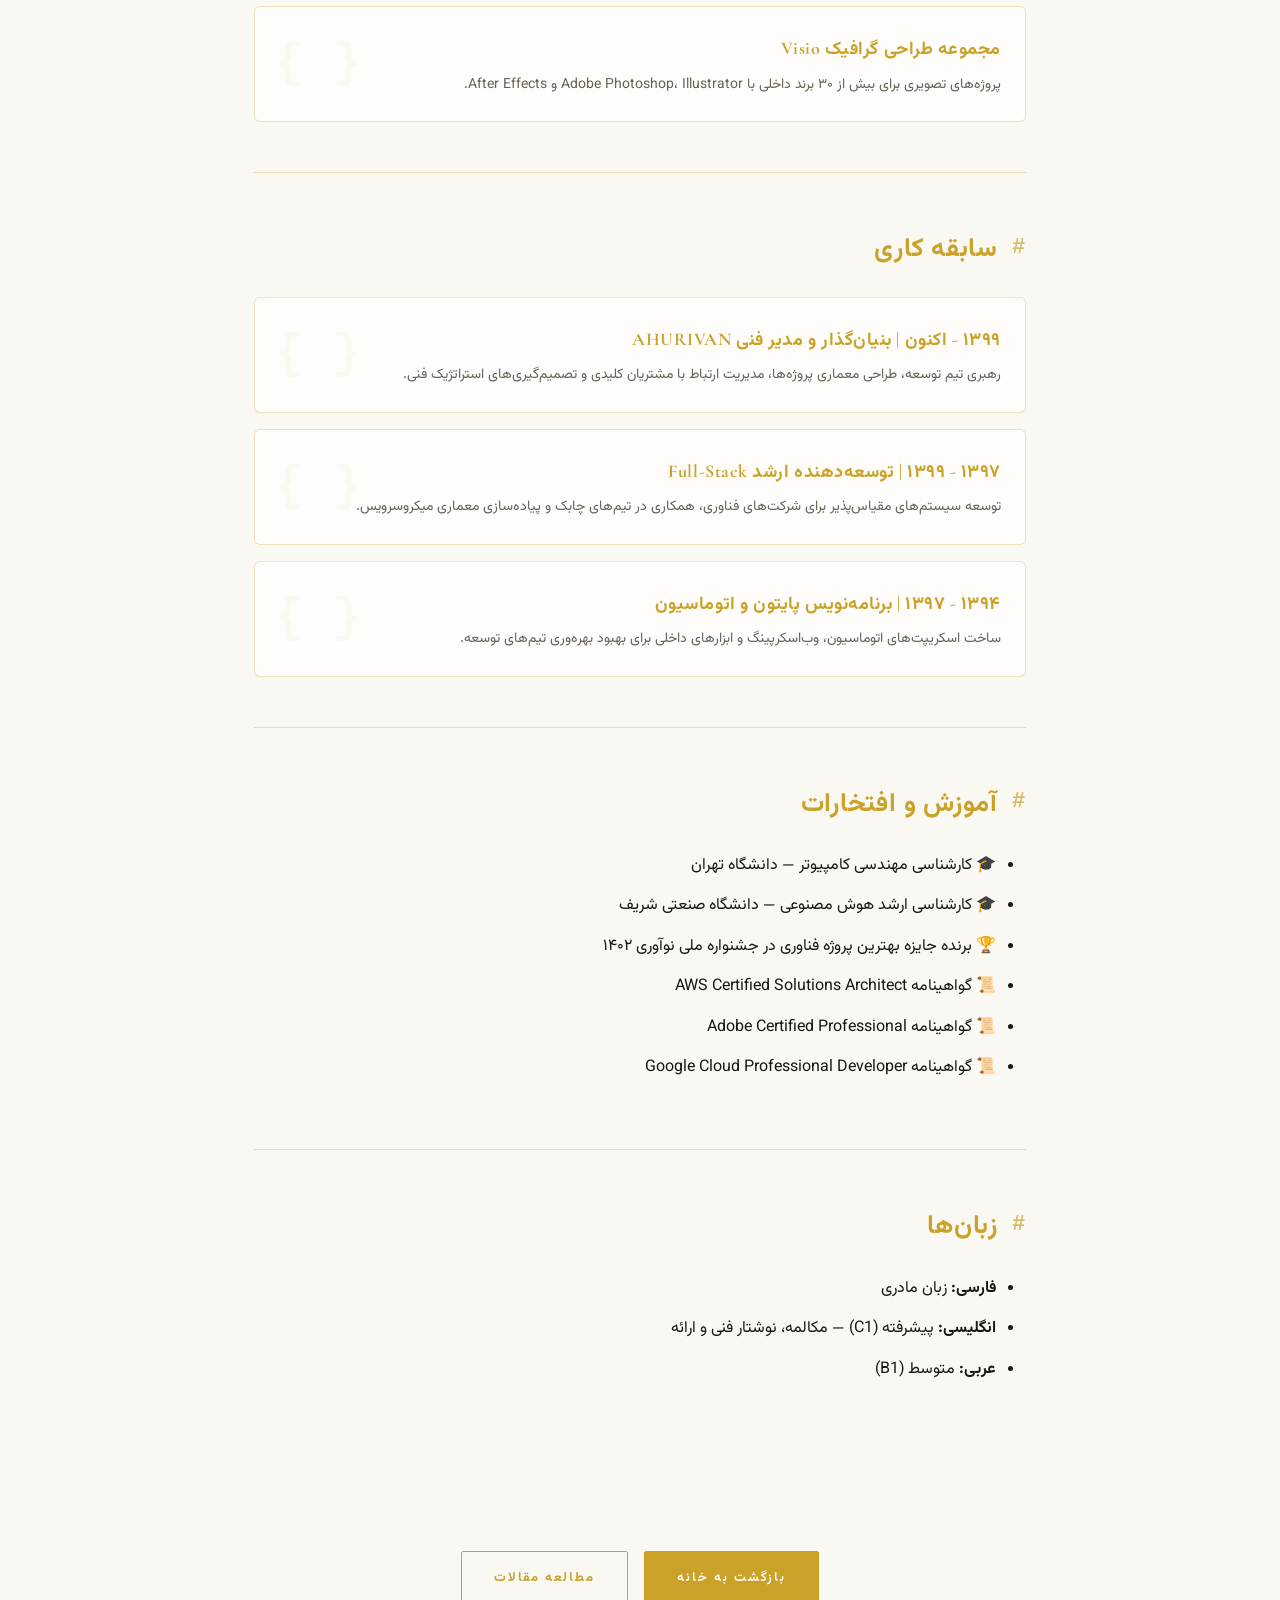
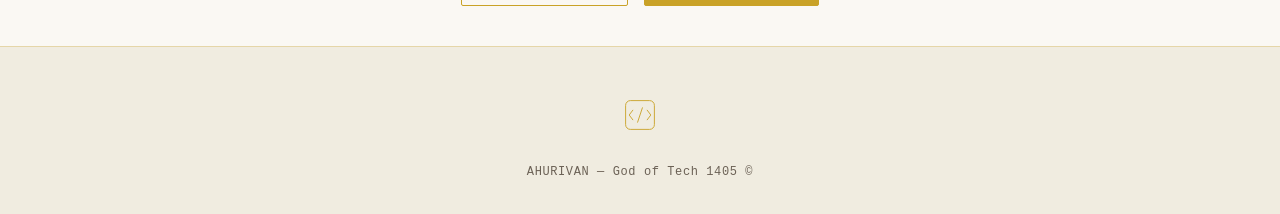
<file: resume.html>
<!DOCTYPE html>
<html lang="fa" dir="rtl">
<head>
<meta charset="UTF-8">
<meta name="viewport" content="width=device-width, initial-scale=1.0">
<title>رزومه گروه AHURIVAN | God of Tech</title>
<meta name="description" content="رزومه کامل گروه AHURIVAN - متخصص در برنامه‌نویسی، پایتون و ابزارهای تصویری ادوبی">
<link rel="icon" href="data:image/svg+xml,<svg xmlns='http://www.w3.org/2000/svg' viewBox='0 0 100 100'><text y='.9em' font-size='90'>𖤍</text></svg>">
<link href="https://fonts.googleapis.com/css2?family=Cormorant+Garamond:wght@500;700;900&family=Vazirmatn:wght@300;400;500;700&display=swap" rel="stylesheet">
<link rel="stylesheet" href="blog.css">
</head>
<body>

<nav class="navbar">
  <a href="index.html" class="logo">
    <svg viewBox="0 0 60 60" fill="none" stroke="currentColor" stroke-width="2">
      <rect x="6" y="6" width="48" height="48" rx="8"/>
      <path d="M18 22 L12 30 L18 38" stroke-linecap="round" stroke-linejoin="round"/>
      <path d="M42 22 L48 30 L42 38" stroke-linecap="round" stroke-linejoin="round"/>
      <path d="M34 18 L26 42" stroke-linecap="round"/>
    </svg>
    <span>AHURIVAN</span>
  </a>
  <ul class="nav-links">
    <li><a href="index.html">خانه</a></li>
    <li><a href="resume.html" class="active">رزومه</a></li>
    <li><a href="blog.html">وبلاگ</a></li>
  </ul>
  <button id="theme-toggle" class="theme-btn"><span class="theme-icon">☾</span></button>
</nav>

<header class="resume-header">
  <svg class="resume-logo-svg" viewBox="0 0 60 60" fill="none" stroke="currentColor" stroke-width="1.5">
    <rect x="6" y="6" width="48" height="48" rx="8"/>
    <path d="M18 22 L12 30 L18 38" stroke-linecap="round" stroke-linejoin="round"/>
    <path d="M42 22 L48 30 L42 38" stroke-linecap="round" stroke-linejoin="round"/>
    <path d="M34 18 L26 42" stroke-linecap="round"/>
  </svg>
  <h1 class="resume-name">AHURIVAN</h1>
  <p class="resume-tagline">⟁ GOD OF TECH ⟁</p>
  <div class="resume-contacts">
    <span><span class="icon">✉</span> ahurivan@gmail.com</span>
    <span><span class="icon">☏</span> 989939209739+</span>
    <span><span class="icon">⌘</span> تاریکی ایران</span>
    <span><span class="icon">⊕</span> @ahurivan</span>
  </div>
</header>

<main class="container">

  <section class="resume-section">
    <h2 class="resume-section-title">درباره گروه</h2>
    <div class="resume-text">
      <p>
        <strong>AHURIVAN</strong> یک گروه تخصصی برنامه‌نویسی و توسعه نرم‌افزار است که از سال ۱۳۹۴
        در زمینه‌های مختلف تکنولوژی فعالیت می‌کند. ما در مرز بین واقعیت و کد حرکت می‌کنیم
        و تخصص اصلی‌مان ساختن سیستم‌های پیچیده، مقیاس‌پذیر و امن است.
      </p>
      <p>
        فلسفه ما ساده است: <em>ما فقط کد نمی‌نویسیم، ما دنیا را به جای بهتری تبدیل می‌کنیم.</em>
        هر پروژه‌ای که می‌سازیم، با استانداردهای بالای کیفی، اخلاقی و فنی طراحی می‌شود.
      </p>
      <p>
        در طول ۹ سال فعالیت، بیش از <strong>۱۲۷ پروژه</strong> موفق را تحویل داده‌ایم و با
        بیش از <strong>۴۲ مشتری</strong> در داخل و خارج از کشور همکاری کرده‌ایم.
      </p>
    </div>
  </section>

  <section class="resume-section">
    <h2 class="resume-section-title">تخصص‌های اصلی</h2>
    <div class="expertise-grid">
      <div class="expertise-card">
        <div class="expertise-icon-svg">
          <svg viewBox="0 0 24 24" fill="none" stroke="currentColor" stroke-width="1.8" stroke-linecap="round" stroke-linejoin="round">
            <circle cx="12" cy="12" r="10"/>
            <path d="M2 12h20M12 2a15.3 15.3 0 0 1 4 10 15.3 15.3 0 0 1-4 10 15.3 15.3 0 0 1-4-10 15.3 15.3 0 0 1 4-10z"/>
          </svg>
        </div>
        <h4>برنامه‌نویسی وب</h4>
        <p>توسعه کامل Front-end و Back-end با React، Next.js، Node.js، TypeScript و پایگاه داده‌های PostgreSQL و MongoDB.</p>
      </div>
      <div class="expertise-card">
        <div class="expertise-icon-svg">
          <svg viewBox="0 0 24 24" fill="none" stroke="currentColor" stroke-width="1.8" stroke-linecap="round" stroke-linejoin="round">
            <path d="M12 2C8 2 8 4 8 6v3h8V6c0-2 0-4-4-4z"/>
            <path d="M16 22c4 0 4-2 4-4v-3H12v3c0 2 0 4 4 4z"/>
          </svg>
        </div>
        <h4>پایتون</h4>
        <p>توسعه اسکریپت‌های حرفه‌ای، اتوماسیون، وب‌اسکرپینگ، ساخت API با FastAPI و Django و الگوریتم‌های پیچیده.</p>
      </div>
      <div class="expertise-card">
        <div class="expertise-icon-svg">
          <svg viewBox="0 0 24 24" fill="none" stroke="currentColor" stroke-width="1.8" stroke-linecap="round" stroke-linejoin="round">
            <path d="M12 19l7-7 3 3-7 7-3-3z"/>
            <path d="M18 13l-1.5-7.5L2 2l3.5 14.5L13 18l5-5z"/>
            <path d="M2 2l7.586 7.586"/>
            <circle cx="11" cy="11" r="2"/>
          </svg>
        </div>
        <h4>ابزارهای Adobe</h4>
        <p>طراحی گرافیک حرفه‌ای با Photoshop، Illustrator، Premiere Pro، After Effects و InDesign برای پروژه‌های بصری.</p>
      </div>
      <div class="expertise-card">
        <div class="expertise-icon-svg">
          <svg viewBox="0 0 24 24" fill="none" stroke="currentColor" stroke-width="1.8" stroke-linecap="round" stroke-linejoin="round">
            <rect x="4" y="4" width="16" height="16" rx="2"/>
            <rect x="9" y="9" width="6" height="6"/>
            <path d="M9 1v3M15 1v3M9 20v3M15 20v3M20 9h3M20 14h3M1 9h3M1 14h3"/>
          </svg>
        </div>
        <h4>هوش مصنوعی</h4>
        <p>ساخت مدل‌های ML با Python، TensorFlow و PyTorch. پیاده‌سازی LLM و سیستم‌های پردازش زبان طبیعی.</p>
      </div>
      <div class="expertise-card">
        <div class="expertise-icon-svg">
          <svg viewBox="0 0 24 24" fill="none" stroke="currentColor" stroke-width="1.8" stroke-linecap="round" stroke-linejoin="round">
            <path d="M12 22s8-4 8-10V5l-8-3-8 3v7c0 6 8 10 8 10z"/>
          </svg>
        </div>
        <h4>امنیت سایبری</h4>
        <p>تست نفوذ، تحلیل آسیب‌پذیری، رمزنگاری داده‌ها و معماری سیستم‌های امن برای سازمان‌های حساس.</p>
      </div>
      <div class="expertise-card">
        <div class="expertise-icon-svg">
          <svg viewBox="0 0 24 24" fill="none" stroke="currentColor" stroke-width="1.8" stroke-linecap="round" stroke-linejoin="round">
            <rect x="2" y="3" width="20" height="14" rx="2"/>
            <path d="M8 21h8M12 17v4"/>
          </svg>
        </div>
        <h4>معماری نرم‌افزار</h4>
        <p>طراحی سیستم‌های توزیع‌شده، میکروسرویس، Docker، Kubernetes و زیرساخت ابری روی AWS و Google Cloud.</p>
      </div>
    </div>
  </section>

  <section class="resume-section">
    <h2 class="resume-section-title">مهارت‌های فنی</h2>
    <div class="skill-list">
      <div class="skill-row">
        <span class="skill-row-name">برنامه‌نویسی وب (Frontend & Backend)</span>
        <div class="skill-row-bar"><span style="width: 95%"></span></div>
        <span class="skill-row-percent">95%</span>
      </div>
      <div class="skill-row">
        <span class="skill-row-name">پایتون و اتوماسیون</span>
        <div class="skill-row-bar"><span style="width: 93%"></span></div>
        <span class="skill-row-percent">93%</span>
      </div>
      <div class="skill-row">
        <span class="skill-row-name">ابزارهای Adobe (Photoshop، Illustrator، Premiere)</span>
        <div class="skill-row-bar"><span style="width: 90%"></span></div>
        <span class="skill-row-percent">90%</span>
      </div>
      <div class="skill-row">
        <span class="skill-row-name">JavaScript / TypeScript</span>
        <div class="skill-row-bar"><span style="width: 92%"></span></div>
        <span class="skill-row-percent">92%</span>
      </div>
      <div class="skill-row">
        <span class="skill-row-name">React / Next.js</span>
        <div class="skill-row-bar"><span style="width: 90%"></span></div>
        <span class="skill-row-percent">90%</span>
      </div>
      <div class="skill-row">
        <span class="skill-row-name">Node.js / Express</span>
        <div class="skill-row-bar"><span style="width: 88%"></span></div>
        <span class="skill-row-percent">88%</span>
      </div>
      <div class="skill-row">
        <span class="skill-row-name">پایگاه داده (PostgreSQL، MongoDB، Redis)</span>
        <div class="skill-row-bar"><span style="width: 87%"></span></div>
        <span class="skill-row-percent">87%</span>
      </div>
      <div class="skill-row">
        <span class="skill-row-name">هوش مصنوعی و یادگیری ماشین</span>
        <div class="skill-row-bar"><span style="width: 85%"></span></div>
        <span class="skill-row-percent">85%</span>
      </div>
      <div class="skill-row">
        <span class="skill-row-name">DevOps (Docker، Kubernetes، CI/CD)</span>
        <div class="skill-row-bar"><span style="width: 82%"></span></div>
        <span class="skill-row-percent">82%</span>
      </div>
      <div class="skill-row">
        <span class="skill-row-name">امنیت سایبری و تست نفوذ</span>
        <div class="skill-row-bar"><span style="width: 85%"></span></div>
        <span class="skill-row-percent">85%</span>
      </div>
    </div>
  </section>

  <section class="resume-section">
    <h2 class="resume-section-title">پروژه‌های شاخص</h2>
    <div class="projects-list">
      <div class="project-item">
        <h4>پلتفرم ابری Nova</h4>
        <p>زیرساخت ابری برای استارتاپ‌ها با معماری میکروسرویس، Docker و Kubernetes. پشتیبانی از ۵۰,۰۰۰+ کاربر فعال روزانه.</p>
      </div>
      <div class="project-item">
        <h4>موتور هوش مصنوعی ORACLE</h4>
        <p>سیستم پیش‌بینی رفتار کاربر با دقت ۹۴٪. ساخته‌شده با Python، TensorFlow و FastAPI. پردازش ۱ میلیون رویداد در روز.</p>
      </div>
      <div class="project-item">
        <h4>شبکه امن Umbra</h4>
        <p>زیرساخت رمزنگاری‌شده برای سازمان‌های حساس با رمزنگاری end-to-end و احراز هویت چندعاملی.</p>
      </div>
      <div class="project-item">
        <h4>اپلیکیشن مالی Vault</h4>
        <p>کیف پول غیرمتمرکز نسل جدید با پشتیبانی از Web3، قراردادهای هوشمند و بیش از ۲۰,۰۰۰ کاربر فعال.</p>
      </div>
      <div class="project-item">
        <h4>سیستم اتوماسیون صنعتی Athena</h4>
        <p>پلتفرم اتوماسیون فرآیندهای سازمانی با پایتون و ابزارهای RPA. کاهش ۶۰٪ زمان انجام کارهای تکراری.</p>
      </div>
      <div class="project-item">
        <h4>مجموعه طراحی گرافیک Visio</h4>
        <p>پروژه‌های تصویری برای بیش از ۳۰ برند داخلی با Adobe Photoshop، Illustrator و After Effects.</p>
      </div>
    </div>
  </section>

  <section class="resume-section">
    <h2 class="resume-section-title">سابقه کاری</h2>
    <div class="projects-list">
      <div class="project-item">
        <h4>۱۳۹۹ - اکنون | بنیان‌گذار و مدیر فنی AHURIVAN</h4>
        <p>رهبری تیم توسعه، طراحی معماری پروژه‌ها، مدیریت ارتباط با مشتریان کلیدی و تصمیم‌گیری‌های استراتژیک فنی.</p>
      </div>
      <div class="project-item">
        <h4>۱۳۹۷ - ۱۳۹۹ | توسعه‌دهنده ارشد Full-Stack</h4>
        <p>توسعه سیستم‌های مقیاس‌پذیر برای شرکت‌های فناوری، همکاری در تیم‌های چابک و پیاده‌سازی معماری میکروسرویس.</p>
      </div>
      <div class="project-item">
        <h4>۱۳۹۴ - ۱۳۹۷ | برنامه‌نویس پایتون و اتوماسیون</h4>
        <p>ساخت اسکریپت‌های اتوماسیون، وب‌اسکرپینگ و ابزارهای داخلی برای بهبود بهره‌وری تیم‌های توسعه.</p>
      </div>
    </div>
  </section>

  <section class="resume-section">
    <h2 class="resume-section-title">آموزش و افتخارات</h2>
    <div class="resume-text">
      <ul>
        <li>🎓 کارشناسی مهندسی کامپیوتر — دانشگاه تهران</li>
        <li>🎓 کارشناسی ارشد هوش مصنوعی — دانشگاه صنعتی شریف</li>
        <li>🏆 برنده جایزه بهترین پروژه فناوری در جشنواره ملی نوآوری ۱۴۰۲</li>
        <li>📜 گواهینامه AWS Certified Solutions Architect</li>
        <li>📜 گواهینامه Adobe Certified Professional</li>
        <li>📜 گواهینامه Google Cloud Professional Developer</li>
      </ul>
    </div>
  </section>

  <section class="resume-section">
    <h2 class="resume-section-title">زبان‌ها</h2>
    <div class="resume-text">
      <ul>
        <li><strong>فارسی:</strong> زبان مادری</li>
        <li><strong>انگلیسی:</strong> پیشرفته (C1) — مکالمه، نوشتار فنی و ارائه</li>
        <li><strong>عربی:</strong> متوسط (B1)</li>
      </ul>
    </div>
  </section>

</main>

<div class="resume-actions">
  <a href="index.html" class="btn btn-primary">بازگشت به خانه</a>
  <a href="blog.html" class="btn btn-outline">مطالعه مقالات</a>
</div>

<footer class="footer">
  <svg viewBox="0 0 60 60" fill="none" stroke="currentColor" stroke-width="1.5">
    <rect x="6" y="6" width="48" height="48" rx="8"/>
    <path d="M18 22 L12 30 L18 38" stroke-linecap="round" stroke-linejoin="round"/>
    <path d="M42 22 L48 30 L42 38" stroke-linecap="round" stroke-linejoin="round"/>
    <path d="M34 18 L26 42" stroke-linecap="round"/>
  </svg>
  <p class="footer-copy">© 1405 AHURIVAN — God of Tech</p>
</footer>

<script>
const themeToggle = document.getElementById('theme-toggle');
const themeIcon = themeToggle.querySelector('.theme-icon');
if (localStorage.getItem('ahurivan-theme') === 'dark') {
  document.documentElement.setAttribute('data-theme', 'dark');
  themeIcon.textContent = '☀';
}
themeToggle.addEventListener('click', () => {
  const isDark = document.documentElement.getAttribute('data-theme') === 'dark';
  if (isDark) {
    document.documentElement.removeAttribute('data-theme');
    themeIcon.textContent = '☾';
    localStorage.setItem('ahurivan-theme', 'light');
  } else {
    document.documentElement.setAttribute('data-theme', 'dark');
    themeIcon.textContent = '☀';
    localStorage.setItem('ahurivan-theme', 'dark');
  }
});
</script>
</body>
</html>
</file>
<file: style.css>
/* ═══ متغیرها ═══ */
:root {
  --bg: #faf8f3; --bg-alt: #f0ece0; --text: #1a1614; --text-muted: #6b6155;
  --accent: #c9a227; --accent-bright: #e0b93a; --border: rgba(201, 162, 39, 0.3);
  --card-bg: rgba(255, 255, 255, 0.7); --shadow: 0 8px 30px rgba(201, 162, 39, 0.15);
  --glow: 0 0 30px rgba(201, 162, 39, 0.4);
}
html[data-theme="dark"] {
  --bg: #0a0606; --bg-alt: #140808; --text: #f0e6e6; --text-muted: #a08a8a;
  --accent: #d92b2b; --accent-bright: #ff3b3b; --border: rgba(217, 43, 43, 0.35);
  --card-bg: rgba(30, 12, 12, 0.7); --shadow: 0 8px 30px rgba(217, 43, 43, 0.25);
  --glow: 0 0 30px rgba(217, 43, 43, 0.5);
}
* { margin: 0; padding: 0; box-sizing: border-box; }
html { scroll-behavior: smooth; }
body { font-family: 'Vazirmatn', sans-serif; background: var(--bg); color: var(--text); line-height: 1.7; overflow-x: hidden; transition: background-color 0.3s, color 0.3s; }
h1, h2, h3, .logo, .hero-tag, .section-number { font-family: 'Cormorant Garamond', 'Vazirmatn', serif; letter-spacing: 0.05em; font-weight: 700; }
a { color: inherit; text-decoration: none; }
button { font-family: inherit; background: none; border: none; cursor: pointer; }

/* ═══ پس‌زمینه متحرک ═══ */
.animated-bg { position: fixed; inset: 0; z-index: -2; overflow: hidden; pointer-events: none; }
.bg-grid { position: absolute; inset: -50%; background-image: linear-gradient(var(--border) 1px, transparent 1px), linear-gradient(90deg, var(--border) 1px, transparent 1px); background-size: 50px 50px; opacity: 0.2; animation: gridMove 20s linear infinite; transform-origin: center; }
@keyframes gridMove { 0% { transform: translate(0, 0) rotate(0deg); } 100% { transform: translate(-50px, -50px) rotate(0deg); } }
.bg-glow { position: absolute; border-radius: 50%; filter: blur(100px); opacity: 0.35; transition: background 0.5s; }
html[data-theme="dark"] .bg-glow { opacity: 0.25; }
.glow-1 { width: 500px; height: 500px; background: var(--accent); top: -150px; left: -150px; animation: float1 15s ease-in-out infinite; }
.glow-2 { width: 400px; height: 400px; background: var(--accent-bright); bottom: -100px; right: -100px; animation: float2 18s ease-in-out infinite; }
.glow-3 { width: 300px; height: 300px; background: var(--accent); top: 50%; left: 50%; transform: translate(-50%, -50%); animation: float3 22s ease-in-out infinite; opacity: 0.15; }
@keyframes float1 { 0%, 100% { transform: translate(0, 0) scale(1); } 50% { transform: translate(100px, 80px) scale(1.2); } }
@keyframes float2 { 0%, 100% { transform: translate(0, 0) scale(1); } 50% { transform: translate(-80px, -100px) scale(1.3); } }
@keyframes float3 { 0%, 100% { transform: translate(-50%, -50%) scale(1); } 50% { transform: translate(-30%, -70%) scale(1.4); } }

/* ذرات */
#particles { position: fixed; top: 0; left: 0; width: 100%; height: 100%; z-index: 0; pointer-events: none; }

/* Live Status */
.live-status { position: fixed; bottom: 24px; right: 24px; background: rgba(0,0,0,0.8); border: 1px solid var(--border); border-radius: 6px; padding: 10px 16px; font-family: 'Courier New', monospace; font-size: 11px; color: #0f0; z-index: 100; display: flex; flex-direction: column; gap: 4px; backdrop-filter: blur(4px); box-shadow: 0 4px 15px rgba(0,0,0,0.5); }
.live-status .status-item { display: flex; align-items: center; gap: 6px; }
.blink { display: inline-block; width: 6px; height: 6px; background: #0f0; border-radius: 50%; animation: blink 1s infinite alternate; }
@keyframes blink { from { opacity: 1; } to { opacity: 0.2; } }

/* Navbar */
.navbar { position: fixed; top: 0; left: 0; right: 0; padding: 14px 5%; display: flex; align-items: center; justify-content: space-between; z-index: 100; background: var(--bg); border-bottom: 1px solid var(--border); transition: padding 0.3s, background-color 0.3s, border-color 0.3s; }
.navbar.scrolled { padding: 10px 5%; }
.logo { display: flex; align-items: center; gap: 10px; font-weight: 900; font-size: 17px; color: var(--accent); }
.logo-svg { width: 32px; height: 32px; transition: transform 0.5s; }
.logo:hover .logo-svg { transform: rotate(180deg); }
.nav-links { display: flex; gap: 18px; list-style: none; }
.nav-links a { font-size: 13px; position: relative; transition: color 0.3s; }
.nav-links a::after { content: ''; position: absolute; bottom: -6px; left: 0; width: 0; height: 1px; background: var(--accent); transition: width 0.3s; }
.nav-links a:hover, .nav-links a.active { color: var(--accent); }
.nav-links a:hover::after, .nav-links a.active::after { width: 100%; }
.nav-actions { display: flex; align-items: center; gap: 12px; }
.icon-btn, .theme-btn { width: 38px; height: 38px; border-radius: 50%; border: 1px solid var(--border); color: var(--accent); display: flex; align-items: center; justify-content: center; transition: background-color 0.3s, color 0.3s; }
.icon-btn svg { width: 18px; height: 18px; }
.icon-btn:hover, .theme-btn:hover { background: var(--accent); color: var(--bg); border-color: var(--accent); }
.hamburger { display: none; flex-direction: column; gap: 5px; padding: 8px; }
.hamburger span { width: 24px; height: 2px; background: var(--accent); transition: transform 0.3s, opacity 0.3s; }
.hamburger.open span:nth-child(1) { transform: translateY(7px) rotate(45deg); }
.hamburger.open span:nth-child(2) { opacity: 0; }
.hamburger.open span:nth-child(3) { transform: translateY(-7px) rotate(-45deg); }

/* Cursor */
@media (pointer: fine) {
  body, a, button, input, textarea { cursor: none !important; }
  .cursor-dot, .cursor-outline { position: fixed; top: 0; left: 0; pointer-events: none; z-index: 99999; border-radius: 50%; transform: translate(-50%, -50%); transition: opacity 0.3s; }
  .cursor-dot { width: 6px; height: 6px; background: var(--accent); box-shadow: 0 0 10px var(--accent); }
  .cursor-outline { width: 36px; height: 36px; border: 1px solid var(--accent); transition: width 0.2s, height 0.2s, background-color 0.2s, border-color 0.2s; }
  .cursor-outline.hover { width: 60px; height: 60px; background: rgba(201, 162, 39, 0.1); border-color: var(--accent-bright); }
  html[data-theme="dark"] .cursor-outline.hover { background: rgba(217, 43, 43, 0.1); }
  .cursor-hidden { opacity: 0; }
}

/* Search Modal */
.search-modal { position: fixed; inset: 0; background: rgba(0,0,0,0.85); z-index: 999; display: none; align-items: flex-start; justify-content: center; padding: 100px 5%; backdrop-filter: blur(8px); }
.search-modal.open { display: flex; }
.search-box { width: 100%; max-width: 700px; background: var(--bg); border: 1px solid var(--border); border-radius: 8px; padding: 24px; position: relative; animation: slideDown 0.3s ease; }
@keyframes slideDown { from { opacity: 0; transform: translateY(-30px); } to { opacity: 1; transform: translateY(0); } }
.search-box input { width: 100%; padding: 16px 50px 16px 16px; background: var(--bg-alt); border: 1px solid var(--border); border-radius: 6px; color: var(--text); font-family: inherit; font-size: 16px; }
.search-box input:focus { outline: none; border-color: var(--accent); }
.search-close { position: absolute; top: 34px; left: 34px; width: 30px; height: 30px; color: var(--text-muted); font-size: 18px; border-radius: 50%; transition: all 0.3s; }
.search-close:hover { background: var(--accent); color: var(--bg); }
.search-results { margin-top: 16px; max-height: 400px; overflow-y: auto; }
.search-result-item { display: block; padding: 14px; border: 1px solid var(--border); border-radius: 6px; margin-bottom: 10px; transition: all 0.3s; cursor: pointer; }
.search-result-item:hover { border-color: var(--accent); background: var(--bg-alt); }
.search-result-item h4 { color: var(--accent); font-size: 15px; margin-bottom: 4px; }
.search-result-item p { color: var(--text-muted); font-size: 13px; }
.search-empty { text-align: center; color: var(--text-muted); padding: 30px; font-size: 14px; }

/* Hero */
.hero { min-height: 100vh; display: flex; align-items: center; justify-content: center; text-align: center; padding: 100px 5% 60px; position: relative; overflow: hidden; }
.hero-grid-bg { position: absolute; inset: 0; background-image: linear-gradient(var(--border) 1px, transparent 1px), linear-gradient(90deg, var(--border) 1px, transparent 1px); background-size: 60px 60px; opacity: 0.15; mask-image: radial-gradient(ellipse at center, black 30%, transparent 75%); -webkit-mask-image: radial-gradient(ellipse at center, black 30%, transparent 75%); pointer-events: none; }
.hero-bg-symbol { position: absolute; font-family: 'Courier New', monospace; font-size: 60vh; font-weight: 900; color: var(--accent); opacity: 0.025; top: 50%; left: 50%; transform: translate(-50%, -50%); pointer-events: none; }
.hero-content { position: relative; z-index: 2; max-width: 900px; }
.hero-code-badge { display: inline-flex; align-items: center; gap: 8px; padding: 8px 20px; border: 1px solid var(--border); border-radius: 999px; background: var(--card-bg); color: var(--accent); font-family: 'Courier New', monospace; font-size: 13px; letter-spacing: 0.15em; margin-bottom: 30px; }
.hero-code-badge .dot { width: 6px; height: 6px; border-radius: 50%; background: var(--accent); box-shadow: 0 0 10px var(--accent); animation: pulse 2s ease-in-out infinite; }
@keyframes pulse { 0%, 100% { opacity: 1; } 50% { opacity: 0.4; } }
.hero-tag { color: var(--accent); font-size: 14px; letter-spacing: 0.4em; margin-bottom: 20px; font-family: 'Courier New', monospace; }
.hero-title { font-size: clamp(48px, 10vw, 120px); font-weight: 900; line-height: 1; margin-bottom: 20px; }
.hero-subtitle { font-size: clamp(18px, 2.5vw, 26px); color: var(--accent); margin-bottom: 24px; font-weight: 300; }
.hero-desc { max-width: 620px; margin: 0 auto 40px; color: var(--text-muted); }
.hero-buttons { display: flex; gap: 20px; justify-content: center; flex-wrap: wrap; }

/* دکمه‌ها */
.btn { padding: 16px 36px; border: 1px solid var(--accent); border-radius: 2px; font-size: 13px; letter-spacing: 0.15em; font-weight: 700; text-transform: uppercase; transition: all 0.3s; display: inline-flex; align-items: center; justify-content: center; gap: 10px; }
.btn-primary { background: var(--accent); color: var(--bg); }
.btn-primary:hover { background: var(--accent-bright); transform: translateY(-3px); }
.btn-outline { background: transparent; color: var(--accent); }
.btn-outline:hover { background: var(--accent); color: var(--bg); transform: translateY(-3px); }

/* بخش‌ها */
.section { padding: 100px 5%; position: relative; z-index: 2; }
.section-header { display: flex; align-items: center; gap: 20px; margin-bottom: 50px; border-bottom: 1px solid var(--border); padding-bottom: 20px; }
.section-icon { width: 44px; height: 44px; color: var(--accent); flex-shrink: 0; display: flex; align-items: center; justify-content: center; border: 1px solid var(--border); border-radius: 8px; background: var(--card-bg); }
.section-icon svg { width: 26px; height: 26px; }
.section-number { color: var(--accent); font-size: 13px; font-family: 'Courier New', monospace; letter-spacing: 0.2em; padding: 4px 10px; border: 1px solid var(--border); border-radius: 4px; }
.section-header h2 { font-size: clamp(26px, 4vw, 38px); font-weight: 600; }
.accent { color: var(--accent); }

/* About */
.about-grid { display: grid; grid-template-columns: 1.5fr 1fr; gap: 60px; align-items: center; }
.about-text .lead { font-size: 22px; margin-bottom: 20px; }
.about-text p { margin-bottom: 16px; color: var(--text-muted); }
.about-stats { display: grid; grid-template-columns: repeat(3, 1fr); gap: 20px; margin-top: 40px; }
.stat { text-align: center; padding: 24px 12px; border: 1px solid var(--border); border-radius: 6px; background: var(--card-bg); transition: all 0.3s; }
.stat:hover { border-color: var(--accent); transform: translateY(-5px); }
.stat-num { display: block; font-family: 'Cormorant Garamond', serif; font-size: 42px; font-weight: 900; color: var(--accent); }
.stat-label { font-size: 12px; color: var(--text-muted); }
.about-visual { display: flex; justify-content: center; align-items: center; }
.sigil-svg { width: 280px; height: 280px; color: var(--accent); }
.sigil-svg .ring-1 { animation: rotateSlow 40s linear infinite; transform-origin: center; }
.sigil-svg .ring-2 { animation: rotateSlow 30s linear infinite reverse; transform-origin: center; }
@keyframes rotateSlow { from { transform: rotate(0deg); } to { transform: rotate(360deg); } }

/* Skills */
.skills-grid { display: grid; grid-template-columns: repeat(auto-fit, minmax(250px, 1fr)); gap: 20px; }
.skill-card { padding: 32px 24px; border: 1px solid var(--border); border-radius: 6px; background: var(--card-bg); transition: all 0.3s; }
.skill-card:hover { border-color: var(--accent); transform: translateY(-5px); }
.skill-icon-svg { width: 50px; height: 50px; color: var(--accent); margin-bottom: 18px; display: flex; align-items: center; justify-content: center; border: 1px solid var(--border); border-radius: 10px; background: var(--bg-alt); }
.skill-icon-svg svg { width: 28px; height: 28px; }
.skill-card h3 { font-size: 18px; margin-bottom: 10px; }
.skill-card p { color: var(--text-muted); font-size: 14px; margin-bottom: 18px; }
.skill-bar { height: 3px; background: var(--border); border-radius: 3px; overflow: hidden; }
.skill-progress { height: 100%; width: 0%; background: var(--accent); transition: width 1.2s ease; border-radius: 3px; }

/* ═══ Timeline (با آیکون‌های SVG) ═══ */
.modern-timeline { position: relative; max-width: 800px; margin: 0 auto; padding: 40px 0; }
.timeline-line { position: absolute; top: 0; bottom: 0; right: 30px; width: 2px; background: linear-gradient(to bottom, transparent, var(--accent), transparent); opacity: 0.5; }
.timeline-node { position: relative; display: flex; gap: 30px; padding-bottom: 50px; padding-right: 0; }
.timeline-node:last-child { padding-bottom: 0; }
.node-marker { position: relative; width: 60px; flex-shrink: 0; display: flex; justify-content: center; align-items: flex-start; padding-top: 20px; }
.marker-inner {
  width: 44px; height: 44px; background: var(--bg); border: 2px solid var(--accent); border-radius: 50%;
  display: flex; align-items: center; justify-content: center; color: var(--accent);
  z-index: 2; box-shadow: 0 0 20px var(--glow); transition: all 0.3s;
}
.marker-inner svg { width: 22px; height: 22px; stroke-width: 2; }
.timeline-node:hover .marker-inner { transform: scale(1.15); box-shadow: 0 0 30px var(--accent); background: var(--accent); color: var(--bg); }
.node-content { flex: 1; padding: 20px 24px; border: 1px solid var(--border); border-radius: 8px; background: var(--card-bg); transition: all 0.3s; position: relative; }
.node-content::before { content: ''; position: absolute; right: -8px; top: 30px; width: 15px; height: 15px; background: var(--card-bg); border-right: 1px solid var(--border); border-top: 1px solid var(--border); transform: rotate(45deg); }
.timeline-node:hover .node-content { border-color: var(--accent); transform: translateX(-5px); box-shadow: 0 5px 20px var(--shadow); }
.node-year { display: inline-block; font-family: 'Courier New', monospace; font-size: 13px; font-weight: bold; color: var(--accent); background: var(--bg-alt); padding: 4px 12px; border-radius: 999px; margin-bottom: 10px; border: 1px solid var(--border); }
.node-content h3 { font-family: 'Cormorant Garamond', serif; font-size: 22px; margin-bottom: 8px; color: var(--text); }
.node-content p { color: var(--text-muted); font-size: 14px; line-height: 1.7; }

/* Portfolio & GitHub */
.portfolio-grid { display: grid; grid-template-columns: repeat(auto-fit, minmax(260px, 1fr)); gap: 2px; background: var(--border); border: 1px solid var(--border); }
.portfolio-item { padding: 44px 28px; background: var(--bg); transition: background-color 0.3s; position: relative; overflow: hidden; cursor: pointer; }
.portfolio-item:hover { background: var(--bg-alt); }
.portfolio-num { font-family: 'Courier New', monospace; color: var(--accent); font-size: 12px; letter-spacing: 0.2em; }
.portfolio-item h3 { font-size: 22px; margin: 14px 0 8px; transition: color 0.3s; }
.portfolio-item:hover h3 { color: var(--accent); }
.portfolio-item p { color: var(--text-muted); font-size: 14px; margin-bottom: 14px; }
.portfolio-tag { font-size: 11px; color: var(--accent); border: 1px solid var(--border); padding: 4px 12px; letter-spacing: 0.15em; border-radius: 2px; display: inline-block; font-family: 'Courier New', monospace; }
.github-repos { display: grid; grid-template-columns: repeat(auto-fit, minmax(280px, 1fr)); gap: 16px; }
.repo-card { border: 1px solid var(--border); border-radius: 6px; padding: 20px; background: var(--card-bg); transition: all 0.3s; display: flex; flex-direction: column; }
.repo-card:hover { border-color: var(--accent); transform: translateY(-3px); box-shadow: var(--shadow); }
.repo-card h4 { color: var(--accent); font-family: 'Courier New', monospace; font-size: 16px; margin-bottom: 8px; }
.repo-card p { color: var(--text-muted); font-size: 13px; flex-grow: 1; margin-bottom: 16px; }
.repo-meta { display: flex; gap: 16px; font-size: 12px; color: var(--text-muted); font-family: 'Courier New', monospace; }

/* Terminal */
.terminal-wrapper { max-width: 900px; margin: 0 auto; }
.terminal-box { background: #0a0a0a; border: 1px solid #333; border-radius: 8px; font-family: 'Courier New', monospace; color: #0f0; overflow: hidden; box-shadow: 0 10px 30px rgba(0,0,0,0.5); }
.terminal-header { background: #1a1a1a; padding: 10px 16px; display: flex; gap: 8px; align-items: center; border-bottom: 1px solid #333; }
.terminal-header .dot { width: 12px; height: 12px; border-radius: 50%; }
.dot.red { background: #ff5f56; } .dot.yellow { background: #ffbd2e; } .dot.green { background: #27c93f; }
.terminal-header .title { margin-left: auto; color: #888; font-size: 12px; }
.terminal-body { padding: 20px; height: 300px; overflow-y: auto; font-size: 14px; line-height: 1.6; color: #0f0; }
.terminal-body p { margin-bottom: 4px; }
.terminal-input-line { display: flex; padding: 14px 20px; border-top: 1px solid #333; background: #0f0f0f; }
.terminal-input-line .prompt { color: #0f0; margin-right: 10px; font-weight: bold; }
.terminal-input-line input { background: transparent; border: none; outline: none; color: #0f0; font-family: inherit; font-size: 14px; flex: 1; }
.terminal-input-line input::placeholder { color: #055; }

/* Blog */
.blog-grid { display: grid; grid-template-columns: repeat(auto-fit, minmax(260px, 1fr)); gap: 20px; }
.blog-card { padding: 28px; border: 1px solid var(--border); border-radius: 6px; background: var(--card-bg); transition: all 0.3s; display: flex; flex-direction: column; position: relative; overflow: hidden; }
.blog-card:hover { border-color: var(--accent); transform: translateY(-5px); }
.blog-date { font-size: 12px; color: var(--accent); letter-spacing: 0.2em; font-family: 'Courier New', monospace; }
.blog-card h3 { font-size: 18px; margin: 12px 0 10px; }
.blog-card p { color: var(--text-muted); font-size: 14px; margin-bottom: 16px; flex-grow: 1; }
.read-more { color: var(--accent); font-size: 13px; letter-spacing: 0.1em; transition: letter-spacing 0.3s; }
.read-more:hover { letter-spacing: 0.2em; }

/* Booking */
.booking-grid { display: grid; grid-template-columns: 1fr 1fr; gap: 50px; align-items: start; }
.booking-info h3 { font-family: 'Cormorant Garamond', serif; font-size: 28px; color: var(--accent); margin-bottom: 16px; }
.booking-info > p { color: var(--text-muted); margin-bottom: 24px; line-height: 1.8; }
.booking-features { list-style: none; margin-bottom: 30px; }
.booking-features li { padding: 10px 0; font-size: 15px; display: flex; align-items: center; gap: 12px; }
.calendly-placeholder { padding: 30px; border: 1px dashed var(--border); border-radius: 8px; text-align: center; background: var(--bg-alt); }
.calendly-placeholder p { color: var(--text-muted); font-size: 13px; margin-bottom: 20px; }
.booking-form-wrapper { background: var(--card-bg); padding: 30px; border: 1px solid var(--border); border-radius: 8px; }
.booking-form-wrapper h3 { font-size: 18px; margin-bottom: 20px; color: var(--accent); }
.date-time-row { display: grid; grid-template-columns: 1fr 1fr; gap: 10px; }
.booking-form .form-group input, .booking-form .form-group textarea { width: 100%; padding: 14px; background: var(--bg); border: 1px solid var(--border); border-radius: 4px; color: var(--text); font-family: inherit; font-size: 14px; }
.booking-form .form-group input:focus, .booking-form .form-group textarea:focus { outline: none; border-color: var(--accent); }

/* Testimonials */
.testimonials-slider { max-width: 800px; margin: 0 auto; position: relative; }
.testimonial-track { overflow: hidden; position: relative; min-height: 320px; }
.testimonial-card { position: absolute; top: 0; left: 0; width: 100%; padding: 40px; border: 1px solid var(--border); border-radius: 8px; background: var(--card-bg); opacity: 0; transform: translateX(50px); transition: opacity 0.5s, transform 0.5s; pointer-events: none; }
.testimonial-card.active { opacity: 1; transform: translateX(0); pointer-events: auto; }
.testimonial-quote { font-family: 'Cormorant Garamond', serif; font-size: 100px; color: var(--accent); line-height: 0.5; height: 40px; opacity: 0.5; }
.testimonial-text { font-size: 18px; line-height: 1.8; margin: 20px 0 30px; font-style: italic; }
.testimonial-author { display: flex; align-items: center; gap: 16px; }
.testimonial-avatar { width: 56px; height: 56px; border-radius: 50%; background: var(--accent); color: var(--bg); display: flex; align-items: center; justify-content: center; font-family: 'Cormorant Garamond', serif; font-weight: 900; font-size: 20px; }
.testimonial-author h4 { font-size: 16px; margin-bottom: 4px; }
.testimonial-author span { font-size: 13px; color: var(--text-muted); }
.slider-controls { display: flex; align-items: center; justify-content: center; gap: 20px; margin-top: 30px; }
.slider-btn { width: 44px; height: 44px; border-radius: 50%; border: 1px solid var(--border); color: var(--accent); font-size: 18px; display: flex; align-items: center; justify-content: center; transition: all 0.3s; }
.slider-btn:hover { background: var(--accent); color: var(--bg); }
.slider-dots { display: flex; gap: 10px; }
.slider-dot { width: 10px; height: 10px; border-radius: 50%; background: var(--border); transition: all 0.3s; }
.slider-dot.active { background: var(--accent); transform: scale(1.3); }

/* FAQ */
.faq-list { max-width: 800px; margin: 0 auto; }
.faq-item { border: 1px solid var(--border); border-radius: 6px; margin-bottom: 12px; background: var(--card-bg); overflow: hidden; transition: all 0.3s; }
.faq-item.open { border-color: var(--accent); }
.faq-question { width: 100%; padding: 20px 24px; display: flex; align-items: center; justify-content: space-between; gap: 20px; text-align: right; color: var(--text); font-size: 15px; font-weight: 500; transition: all 0.3s; }
.faq-question:hover { color: var(--accent); }
.faq-icon { width: 28px; height: 28px; border: 1px solid var(--border); border-radius: 50%; display: flex; align-items: center; justify-content: center; color: var(--accent); font-size: 18px; flex-shrink: 0; transition: all 0.3s; }
.faq-item.open .faq-icon { transform: rotate(45deg); background: var(--accent); color: var(--bg); }
.faq-answer { max-height: 0; overflow: hidden; transition: all 0.4s ease; padding: 0 24px; }
.faq-item.open .faq-answer { max-height: 300px; padding: 0 24px 20px; }
.faq-answer p { color: var(--text-muted); font-size: 14px; line-height: 1.8; }

/* Newsletter */
.newsletter-box { max-width: 700px; margin: 0 auto; padding: 50px 40px; border: 1px solid var(--border); border-radius: 8px; background: var(--card-bg); text-align: center; }
.newsletter-box h2 { font-size: 28px; margin-bottom: 12px; }
.newsletter-box > p { color: var(--text-muted); margin-bottom: 24px; }
.newsletter-form { display: flex; gap: 10px; flex-wrap: wrap; max-width: 500px; margin: 0 auto; }
.newsletter-form input { flex: 1; min-width: 200px; padding: 14px 16px; background: var(--bg); border: 1px solid var(--border); border-radius: 4px; color: var(--text); font-family: inherit; font-size: 14px; }
.newsletter-form input:focus { outline: none; border-color: var(--accent); }
.newsletter-status { margin-top: 16px; font-size: 14px; color: var(--accent); min-height: 20px; }

/* Contact */
.contact-grid { display: grid; grid-template-columns: 1fr 1.2fr; gap: 50px; }
.contact-info h3 { font-size: 22px; margin-bottom: 16px; color: var(--accent); }
.contact-info > p { color: var(--text-muted); margin-bottom: 28px; }
.contact-list { list-style: none; margin-bottom: 28px; }
.contact-list li { display: flex; align-items: center; gap: 14px; padding: 12px 0; border-bottom: 1px solid var(--border); }
.contact-icon { color: var(--accent); width: 32px; height: 32px; display: flex; align-items: center; justify-content: center; border: 1px solid var(--border); border-radius: 6px; background: var(--bg-alt); }
.contact-icon svg { width: 16px; height: 16px; }
.socials { display: flex; gap: 10px; flex-wrap: wrap; }
.social { width: 42px; height: 42px; border: 1px solid var(--border); border-radius: 50%; display: flex; align-items: center; justify-content: center; font-size: 11px; font-weight: 700; color: var(--accent); transition: all 0.3s; font-family: 'Courier New', monospace; }
.social:hover { background: var(--accent); color: var(--bg); transform: translateY(-4px); }
.contact-form { background: var(--card-bg); padding: 32px; border: 1px solid var(--border); border-radius: 6px; position: relative; }
.form-group { margin-bottom: 18px; }
.form-group input, .form-group textarea { width: 100%; padding: 14px; background: var(--bg); border: 1px solid var(--border); border-radius: 4px; color: var(--text); font-family: inherit; font-size: 14px; transition: border-color 0.3s; resize: vertical; }
.form-group input:focus, .form-group textarea:focus { outline: none; border-color: var(--accent); }
.form-group input::placeholder, .form-group textarea::placeholder { color: var(--text-muted); opacity: 0.6; }
.form-status { margin-top: 14px; font-size: 14px; text-align: center; color: var(--accent); min-height: 20px; }

/* Footer */
.footer { padding: 50px 5% 30px; text-align: center; border-top: 1px solid var(--border); background: var(--bg-alt); position: relative; z-index: 2; }
.footer-svg { width: 40px; height: 40px; color: var(--accent); margin: 0 auto 16px; display: block; }
.footer-quote { font-style: italic; color: var(--text-muted); margin-bottom: 16px; font-size: 14px; }
.footer-copy { font-size: 12px; color: var(--text-muted); font-family: 'Courier New', monospace; letter-spacing: 0.05em; }

/* Back to top */
.back-to-top { position: fixed; bottom: 24px; left: 24px; width: 46px; height: 46px; border: 1px solid var(--accent); border-radius: 50%; color: var(--accent); font-size: 20px; display: flex; align-items: center; justify-content: center; background: var(--bg); z-index: 50; opacity: 0; visibility: hidden; transition: all 0.3s; }
.back-to-top.visible { opacity: 1; visibility: visible; }
.back-to-top:hover { background: var(--accent); color: var(--bg); }

/* Reveal */
.reveal { opacity: 0; transform: translateY(30px); transition: opacity 0.6s ease, transform 0.6s ease; }
.reveal.active { opacity: 1; transform: translateY(0); }

/* Chatbot */
.chatbot-container { position: fixed; bottom: 24px; left: 84px; z-index: 90; }
.chatbot-toggle { width: 56px; height: 56px; border-radius: 50%; background: var(--accent); color: var(--bg); display: flex; align-items: center; justify-content: center; box-shadow: var(--glow); transition: transform 0.3s; }
.chatbot-toggle svg { width: 26px; height: 26px; }
.chatbot-toggle:hover { transform: scale(1.1); }
.chatbot-window { position: absolute; bottom: 70px; left: 0; width: 340px; max-width: calc(100vw - 40px); background: var(--bg); border: 1px solid var(--border); border-radius: 12px; box-shadow: var(--shadow); overflow: hidden; display: none; flex-direction: column; height: 480px; max-height: 70vh; }
.chatbot-window.open { display: flex; animation: slideUp 0.3s ease; }
@keyframes slideUp { from { opacity: 0; transform: translateY(20px); } to { opacity: 1; transform: translateY(0); } }
.chatbot-header { padding: 14px 16px; background: var(--accent); color: var(--bg); display: flex; align-items: center; justify-content: space-between; }
.chatbot-header h4 { font-size: 14px; margin-bottom: 2px; }
.chatbot-header span { font-size: 11px; opacity: 0.8; }
.chatbot-close { width: 28px; height: 28px; border-radius: 50%; background: rgba(0,0,0,0.2); color: var(--bg); display: flex; align-items: center; justify-content: center; font-size: 14px; }
.chatbot-messages { flex: 1; padding: 16px; overflow-y: auto; display: flex; flex-direction: column; gap: 10px; }
.chat-msg { max-width: 80%; padding: 10px 14px; border-radius: 12px; font-size: 13px; line-height: 1.6; animation: fadeIn 0.3s ease; }
@keyframes fadeIn { from { opacity: 0; transform: translateY(10px); } to { opacity: 1; transform: translateY(0); } }
.chat-msg.bot { background: var(--bg-alt); color: var(--text); border: 1px solid var(--border); align-self: flex-start; border-bottom-right-radius: 4px; }
.chat-msg.user { background: var(--accent); color: var(--bg); align-self: flex-end; border-bottom-left-radius: 4px; }
.chatbot-quick-replies { display: flex; gap: 6px; padding: 10px 12px; border-top: 1px solid var(--border); flex-wrap: wrap; }
.chatbot-quick-replies button { padding: 6px 12px; border: 1px solid var(--border); border-radius: 999px; color: var(--accent); font-size: 11px; transition: all 0.3s; }
.chatbot-quick-replies button:hover { background: var(--accent); color: var(--bg); }
.chatbot-input-wrap { display: flex; border-top: 1px solid var(--border); padding: 8px; gap: 8px; }
.chatbot-input-wrap input { flex: 1; padding: 10px 12px; background: var(--bg-alt); border: 1px solid var(--border); border-radius: 6px; color: var(--text); font-family: inherit; font-size: 13px; }
.chatbot-input-wrap input:focus { outline: none; border-color: var(--accent); }
.chatbot-input-wrap button { width: 40px; background: var(--accent); color: var(--bg); border-radius: 6px; font-size: 16px; display: flex; align-items: center; justify-content: center; }

/* Toast */
.toast { position: fixed; bottom: 30px; left: 50%; transform: translateX(-50%) translateY(100px); background: var(--accent); color: var(--bg); padding: 14px 28px; border-radius: 6px; font-size: 14px; font-weight: 500; box-shadow: var(--shadow); z-index: 10000; opacity: 0; transition: all 0.4s; max-width: 90vw; text-align: center; }
.toast.show { opacity: 1; transform: translateX(-50%) translateY(0); }

/* Easter Egg */
.easter-egg { position: fixed; inset: 0; background: rgba(0,0,0,0.9); z-index: 10001; display: none; align-items: center; justify-content: center; padding: 20px; }
.easter-egg.open { display: flex; }
.easter-egg-content { max-width: 500px; padding: 50px 40px; background: var(--bg); border: 2px solid var(--accent); border-radius: 12px; text-align: center; box-shadow: 0 0 80px var(--accent); animation: fadeIn 0.5s ease; }
.easter-egg-content h2 { font-family: 'Cormorant Garamond', serif; font-size: 32px; color: var(--accent); margin-bottom: 20px; }
.easter-egg-content p { color: var(--text-muted); margin-bottom: 20px; }
.easter-egg-code { font-family: 'Courier New', monospace; font-size: 18px; font-weight: 700; color: var(--accent); padding: 16px; border: 1px dashed var(--accent); border-radius: 6px; margin-bottom: 20px; letter-spacing: 0.1em; }
.easter-egg-small { font-size: 13px !important; }

/* Modal */
.modal { display: none; position: fixed; inset: 0; background: rgba(0, 0, 0, 0.85); backdrop-filter: blur(8px); z-index: 10000; align-items: center; justify-content: center; padding: 20px; }
.modal.open { display: flex; }
.modal-content { background: var(--bg); border: 1px solid var(--accent); border-radius: 12px; max-width: 700px; width: 100%; max-height: 85vh; overflow-y: auto; position: relative; padding: 40px; box-shadow: 0 0 50px var(--glow); animation: modalSlideUp 0.4s ease; }
@keyframes modalSlideUp { from { opacity: 0; transform: translateY(40px) scale(0.95); } to { opacity: 1; transform: translateY(0) scale(1); } }
.modal-close { position: absolute; top: 16px; left: 16px; width: 36px; height: 36px; border-radius: 50%; background: var(--bg-alt); border: 1px solid var(--border); color: var(--accent); font-size: 18px; display: flex; align-items: center; justify-content: center; transition: all 0.3s; }
.modal-close:hover { background: var(--accent); color: var(--bg); transform: rotate(90deg); }
.project-modal-header { text-align: center; margin-bottom: 30px; }
.project-modal-header .icon-placeholder { width: 80px; height: 80px; margin: 0 auto 20px; border-radius: 50%; background: var(--bg-alt); border: 1px solid var(--border); display: flex; align-items: center; justify-content: center; font-size: 36px; color: var(--accent); }
.project-modal-header h2 { font-family: 'Cormorant Garamond', serif; font-size: 32px; margin-bottom: 8px; }
.project-modal-header .tagline { color: var(--accent); font-family: 'Courier New', monospace; font-size: 14px; letter-spacing: 0.15em; }
.project-modal-body p { color: var(--text-muted); margin-bottom: 24px; line-height: 1.8; }
.project-modal-body h4 { font-family: 'Cormorant Garamond', serif; font-size: 20px; color: var(--accent); margin: 24px 0 12px; }
.project-modal-body ul { list-style: none; padding-right: 0; margin-bottom: 24px; }
.project-modal-body ul li { padding: 8px 0; border-bottom: 1px solid var(--border); font-size: 14px; }
.project-modal-body ul li::before { content: '▸'; color: var(--accent); margin-left: 8px; }
.tech-tags { display: flex; flex-wrap: wrap; gap: 8px; margin-top: 12px; }
.tech-tag { font-size: 12px; background: var(--bg-alt); border: 1px solid var(--border); padding: 4px 12px; border-radius: 4px; font-family: 'Courier New', monospace; color: var(--accent); }

/* Tilt & Hell Mode */
.card-3d { transition: transform 0.3s cubic-bezier(0.175, 0.885, 0.32, 1.275), box-shadow 0.3s ease !important; transform-style: preserve-3d; will-change: transform; }
.card-3d:hover { box-shadow: 0 15px 35px var(--shadow), 0 0 25px var(--glow) !important; z-index: 10; }
html.hell-mode { --bg: #050000; --bg-alt: #110000; --text: #ff0505; --text-muted: #880000; --accent: #ff0000; --accent-bright: #ff4444; --border: rgba(255, 0, 0, 0.5); --card-bg: rgba(30, 0, 0, 0.8); --glow: 0 0 40px rgba(255, 0, 0, 0.6); }
html.hell-mode body { animation: hell-glitch 0.3s infinite; }
html.hell-mode h1, html.hell-mode h2 { text-shadow: 0 0 10px #ff0000, 0 0 20px #ff0000; }
@keyframes hell-glitch { 0% { transform: translate(0) } 20% { transform: translate(-1px, 1px) } 40% { transform: translate(-1px, -1px) } 60% { transform: translate(1px, 1px) } 80% { transform: translate(1px, -1px) } 100% { transform: translate(0) } }

/* ═══ ریسپانسیو ═══ */
@media (max-width: 950px) {
  .nav-links { position: fixed; top: 0; right: -100%; width: 280px; height: 100vh; background: var(--bg); flex-direction: column; justify-content: center; align-items: center; gap: 25px; transition: right 0.35s; border-left: 1px solid var(--border); z-index: 99; }
  .nav-links.open { right: 0; }
  .hamburger { display: flex; }
  .about-grid, .contact-grid, .booking-grid { grid-template-columns: 1fr; }
  .about-visual { order: -1; }
  .sigil-svg { width: 180px; height: 180px; }
  .live-status { bottom: 10px; right: 10px; font-size: 10px; padding: 6px 10px; }
  
  /* Timeline Responsive */
  .timeline-line { right: 20px; }
  .timeline-node { gap: 15px; }
  .node-marker { width: 40px; }
  .marker-inner { width: 32px; height: 32px; font-size: 14px; }
  .marker-inner svg { width: 18px; height: 18px; }
  .node-content { padding: 16px 18px; }
  .node-content::before { right: -7px; width: 12px; height: 12px; }
  .node-content h3 { font-size: 18px; }
  .node-content p { font-size: 13px; }
}
@media (max-width: 500px) {
  .section { padding: 70px 5%; }
  .hero { padding-top: 110px; }
  .about-stats { grid-template-columns: 1fr; }
  .contact-form { padding: 22px; }
  .back-to-top { left: 16px; bottom: 16px; width: 40px; height: 40px; }
  .section-icon { width: 38px; height: 38px; }
  .section-icon svg { width: 22px; height: 22px; }
  .newsletter-box { padding: 36px 24px; }
  .chatbot-container { left: 76px; bottom: 16px; }
  .chatbot-window { width: calc(100vw - 60px); }
  .live-status { display: none; }
  .modal-content { padding: 24px; }
  .glow-1, .glow-2, .glow-3 { filter: blur(60px); opacity: 0.2; }
}
</file>
<file: blog.css>
:root { --bg: #faf8f3; --bg-alt: #f0ece0; --text: #1a1614; --text-muted: #6b6155; --accent: #c9a227; --accent-bright: #e0b93a; --border: rgba(201, 162, 39, 0.3); --card-bg: rgba(255, 255, 255, 0.7); --shadow: 0 8px 30px rgba(201, 162, 39, 0.15); }
html[data-theme="dark"] { --bg: #0a0606; --bg-alt: #140808; --text: #f0e6e6; --text-muted: #a08a8a; --accent: #d92b2b; --accent-bright: #ff3b3b; --border: rgba(217, 43, 43, 0.35); --card-bg: rgba(30, 12, 12, 0.7); --shadow: 0 8px 30px rgba(217, 43, 43, 0.25); }
* { margin: 0; padding: 0; box-sizing: border-box; }
html { scroll-behavior: smooth; }
body { font-family: 'Vazirmatn', sans-serif; background: var(--bg); color: var(--text); line-height: 1.9; transition: background-color 0.3s, color 0.3s; }
h1, h2, h3, h4, .logo, .page-tag { font-family: 'Cormorant Garamond', 'Vazirmatn', serif; font-weight: 700; letter-spacing: 0.03em; }
a { color: inherit; text-decoration: none; }
button { font-family: inherit; background: none; border: none; cursor: pointer; }

/* Reading Progress */
.reading-progress { position: fixed; top: 0; left: 0; height: 3px; width: 0%; background: var(--accent); z-index: 101; transition: width 0.1s linear; box-shadow: 0 0 10px var(--accent); }

.navbar { position: sticky; top: 0; padding: 14px 5%; display: flex; align-items: center; justify-content: space-between; background: var(--bg); border-bottom: 1px solid var(--border); z-index: 100; transition: background-color 0.3s, border-color 0.3s; }
.logo { display: flex; align-items: center; gap: 10px; font-weight: 900; font-size: 17px; color: var(--accent); }
.logo svg { width: 28px; height: 28px; }
.nav-links { display: flex; gap: 24px; list-style: none; }
.nav-links a { font-size: 14px; transition: color 0.3s; }
.nav-links a:hover, .nav-links a.active { color: var(--accent); }
.theme-btn { width: 38px; height: 38px; border-radius: 50%; border: 1px solid var(--border); color: var(--accent); font-size: 17px; display: flex; align-items: center; justify-content: center; transition: background-color 0.3s, color 0.3s; }
.theme-btn:hover { background: var(--accent); color: var(--bg); }

.container { max-width: 900px; margin: 0 auto; padding: 60px 5%; }
.container-wide { max-width: 1200px; margin: 0 auto; padding: 60px 5%; }

.page-header { text-align: center; padding: 70px 5% 40px; border-bottom: 1px solid var(--border); margin-bottom: 40px; position: relative; overflow: hidden; }
.page-header::before { content: '</>'; position: absolute; top: 50%; left: 50%; transform: translate(-50%, -50%); font-family: 'Courier New', monospace; font-size: 40vh; font-weight: 900; color: var(--accent); opacity: 0.025; pointer-events: none; }
.page-header > * { position: relative; z-index: 1; }
.page-tag { color: var(--accent); font-size: 13px; letter-spacing: 0.4em; margin-bottom: 16px; font-family: 'Courier New', monospace; }
.page-title { font-size: clamp(32px, 6vw, 60px); font-weight: 900; margin-bottom: 16px; }
.page-subtitle { color: var(--text-muted); font-size: 16px; max-width: 600px; margin: 0 auto; }

.article-meta { display: flex; gap: 20px; justify-content: center; font-size: 13px; color: var(--text-muted); margin-top: 20px; flex-wrap: wrap; font-family: 'Courier New', monospace; }
.article-meta span { display: flex; align-items: center; gap: 6px; }
.article-body { font-size: 17px; line-height: 2; }
.article-body p { margin-bottom: 24px; color: var(--text); }
.article-body h2 { font-size: 28px; color: var(--accent); margin: 50px 0 20px; padding-bottom: 10px; border-bottom: 1px solid var(--border); display: flex; align-items: center; gap: 12px; }
.article-body h2::before { content: '#'; font-family: 'Courier New', monospace; font-size: 22px; opacity: 0.7; }
.article-body h3 { font-size: 22px; margin: 36px 0 16px; color: var(--accent-bright); }
.article-body blockquote { border-right: 3px solid var(--accent); padding: 20px 24px; margin: 30px 0; background: var(--card-bg); border-radius: 4px; font-style: italic; font-size: 18px; position: relative; }
.article-body blockquote::before { content: '//'; position: absolute; top: -10px; right: 20px; background: var(--bg); padding: 0 10px; font-family: 'Courier New', monospace; font-size: 14px; color: var(--accent); font-style: normal; }
.article-body ul, .article-body ol { margin: 20px 30px 24px 0; }
.article-body li { margin-bottom: 12px; }
.article-body code { background: var(--bg-alt); padding: 3px 10px; border-radius: 3px; font-family: 'Courier New', monospace; font-size: 14px; color: var(--accent); direction: ltr; display: inline-block; }
.article-body pre { background: var(--bg-alt); border: 1px solid var(--border); padding: 20px; border-radius: 4px; overflow-x: auto; margin: 24px 0; direction: ltr; text-align: left; position: relative; }
.article-body pre::before { content: 'CODE'; position: absolute; top: -10px; left: 20px; background: var(--bg); padding: 0 10px; font-family: 'Courier New', monospace; font-size: 11px; color: var(--accent); letter-spacing: 0.2em; }
.article-body pre code { background: transparent; padding: 0; font-size: 14px; color: var(--text); }
.article-highlight { padding: 24px; border: 1px solid var(--accent); border-radius: 4px; background: var(--card-bg); margin: 30px 0; position: relative; }
.article-highlight::before { content: '</>'; position: absolute; top: -14px; right: 20px; background: var(--bg); padding: 0 10px; color: var(--accent); font-family: 'Courier New', monospace; font-size: 14px; font-weight: 700; }

.back-link { display: inline-flex; align-items: center; gap: 8px; color: var(--accent); font-size: 14px; margin-bottom: 30px; transition: transform 0.3s; font-family: 'Courier New', monospace; }
.back-link:hover { transform: translateX(-5px); }

.articles-grid { display: grid; grid-template-columns: repeat(auto-fit, minmax(300px, 1fr)); gap: 24px; }
.article-card { padding: 32px; border: 1px solid var(--border); border-radius: 6px; background: var(--card-bg); transition: border-color 0.3s, transform 0.3s; display: flex; flex-direction: column; position: relative; overflow: hidden; }
.article-card::before { content: '</>'; position: absolute; top: 12px; left: 16px; font-family: 'Courier New', monospace; font-size: 18px; font-weight: 700; color: var(--accent); opacity: 0.2; }
.article-card:hover { border-color: var(--accent); transform: translateY(-5px); }
.article-card-date { font-size: 12px; color: var(--accent); letter-spacing: 0.2em; margin-bottom: 12px; font-family: 'Courier New', monospace; }
.article-card h3 { font-size: 22px; margin-bottom: 12px; color: var(--text); }
.article-card p { color: var(--text-muted); font-size: 14px; margin-bottom: 20px; flex-grow: 1; }
.article-card .read-more { color: var(--accent); font-size: 13px; letter-spacing: 0.1em; transition: letter-spacing 0.3s; }
.article-card:hover .read-more { letter-spacing: 0.2em; }

.resume-header { text-align: center; padding: 70px 5% 40px; border-bottom: 1px solid var(--border); position: relative; overflow: hidden; }
.resume-header::before { content: '{ resume }'; position: absolute; top: 50%; left: 50%; transform: translate(-50%, -50%); font-family: 'Courier New', monospace; font-size: 30vh; font-weight: 900; color: var(--accent); opacity: 0.025; pointer-events: none; white-space: nowrap; }
.resume-header > * { position: relative; z-index: 1; }
.resume-logo-svg { width: 80px; height: 80px; color: var(--accent); margin: 0 auto 20px; display: block; }
.resume-name { font-size: clamp(36px, 7vw, 72px); font-weight: 900; color: var(--text); letter-spacing: 0.1em; margin-bottom: 10px; }
.resume-tagline { color: var(--accent); font-size: 16px; letter-spacing: 0.3em; margin-bottom: 30px; font-family: 'Courier New', monospace; }
.resume-contacts { display: flex; justify-content: center; gap: 24px; flex-wrap: wrap; font-size: 14px; color: var(--text-muted); }
.resume-contacts span { display: flex; align-items: center; gap: 8px; }
.resume-contacts .icon { color: var(--accent); }
.resume-section { padding: 50px 0; border-bottom: 1px solid var(--border); }
.resume-section:last-child { border-bottom: none; }
.resume-section-title { font-size: 26px; color: var(--accent); margin-bottom: 24px; display: flex; align-items: center; gap: 14px; }
.resume-section-title::before { content: '#'; font-family: 'Courier New', monospace; font-size: 22px; opacity: 0.7; }
.resume-text { font-size: 16px; line-height: 1.9; color: var(--text); }
.resume-text p { margin-bottom: 16px; }
.resume-text ul { margin: 16px 30px 16px 0; }
.resume-text li { margin-bottom: 10px; }

.expertise-grid { display: grid; grid-template-columns: repeat(auto-fit, minmax(240px, 1fr)); gap: 20px; margin-top: 20px; }
.expertise-card { padding: 24px; border: 1px solid var(--border); border-radius: 6px; background: var(--card-bg); transition: border-color 0.3s, transform 0.3s; }
.expertise-card:hover { border-color: var(--accent); transform: translateY(-3px); }
.expertise-icon-svg { width: 48px; height: 48px; color: var(--accent); margin-bottom: 14px; display: flex; align-items: center; justify-content: center; border: 1px solid var(--border); border-radius: 8px; background: var(--bg-alt); }
.expertise-icon-svg svg { width: 26px; height: 26px; }
.expertise-card h4 { font-size: 18px; margin-bottom: 10px; color: var(--text); }
.expertise-card p { font-size: 14px; color: var(--text-muted); line-height: 1.7; }

.skill-list { margin-top: 20px; }
.skill-row { display: flex; align-items: center; justify-content: space-between; padding: 14px 0; border-bottom: 1px solid var(--border); gap: 16px; }
.skill-row-name { font-weight: 500; color: var(--text); font-size: 15px; flex-shrink: 0; }
.skill-row-bar { flex: 1; height: 4px; background: var(--border); border-radius: 4px; overflow: hidden; max-width: 300px; }
.skill-row-bar span { display: block; height: 100%; background: var(--accent); border-radius: 4px; transition: width 1.2s ease; }
.skill-row-percent { color: var(--accent); font-size: 14px; font-weight: 700; min-width: 45px; text-align: left; font-family: 'Courier New', monospace; }

.projects-list { display: grid; gap: 16px; margin-top: 20px; }
.project-item { padding: 24px; border: 1px solid var(--border); border-radius: 6px; background: var(--card-bg); transition: border-color 0.3s; position: relative; overflow: hidden; }
.project-item::before { content: '{ }'; position: absolute; top: 50%; left: 20px; transform: translateY(-50%); font-family: 'Courier New', monospace; font-size: 48px; font-weight: 900; color: var(--accent); opacity: 0.05; }
.project-item:hover { border-color: var(--accent); }
.project-item h4 { font-size: 18px; color: var(--accent); margin-bottom: 8px; }
.project-item p { font-size: 14px; color: var(--text-muted); line-height: 1.7; }

.btn { padding: 14px 32px; border: 1px solid var(--accent); border-radius: 2px; font-size: 13px; letter-spacing: 0.15em; font-weight: 700; text-transform: uppercase; transition: background-color 0.3s, color 0.3s, transform 0.3s; display: inline-flex; align-items: center; justify-content: center; gap: 10px; }
.btn-primary { background: var(--accent); color: var(--bg); }
.btn-primary:hover { background: var(--accent-bright); transform: translateY(-3px); }
.btn-outline { background: transparent; color: var(--accent); }
.btn-outline:hover { background: var(--accent); color: var(--bg); transform: translateY(-3px); }
.resume-actions { text-align: center; padding: 40px 5%; display: flex; gap: 16px; justify-content: center; flex-wrap: wrap; }

.footer { padding: 50px 5% 30px; text-align: center; border-top: 1px solid var(--border); background: var(--bg-alt); }
.footer svg { width: 36px; height: 36px; color: var(--accent); margin-bottom: 16px; }
.footer-copy { font-size: 12px; color: var(--text-muted); font-family: 'Courier New', monospace; letter-spacing: 0.05em; }

@media (max-width: 700px) {
  .nav-links { display: none; }
  .container, .container-wide { padding: 40px 5%; }
  .article-body { font-size: 16px; }
  .article-body h2 { font-size: 24px; }
  .article-body h3 { font-size: 19px; }
  .skill-row { flex-wrap: wrap; }
  .skill-row-bar { margin: 8px 0; max-width: 100%; flex-basis: 100%; }
}
</file>
